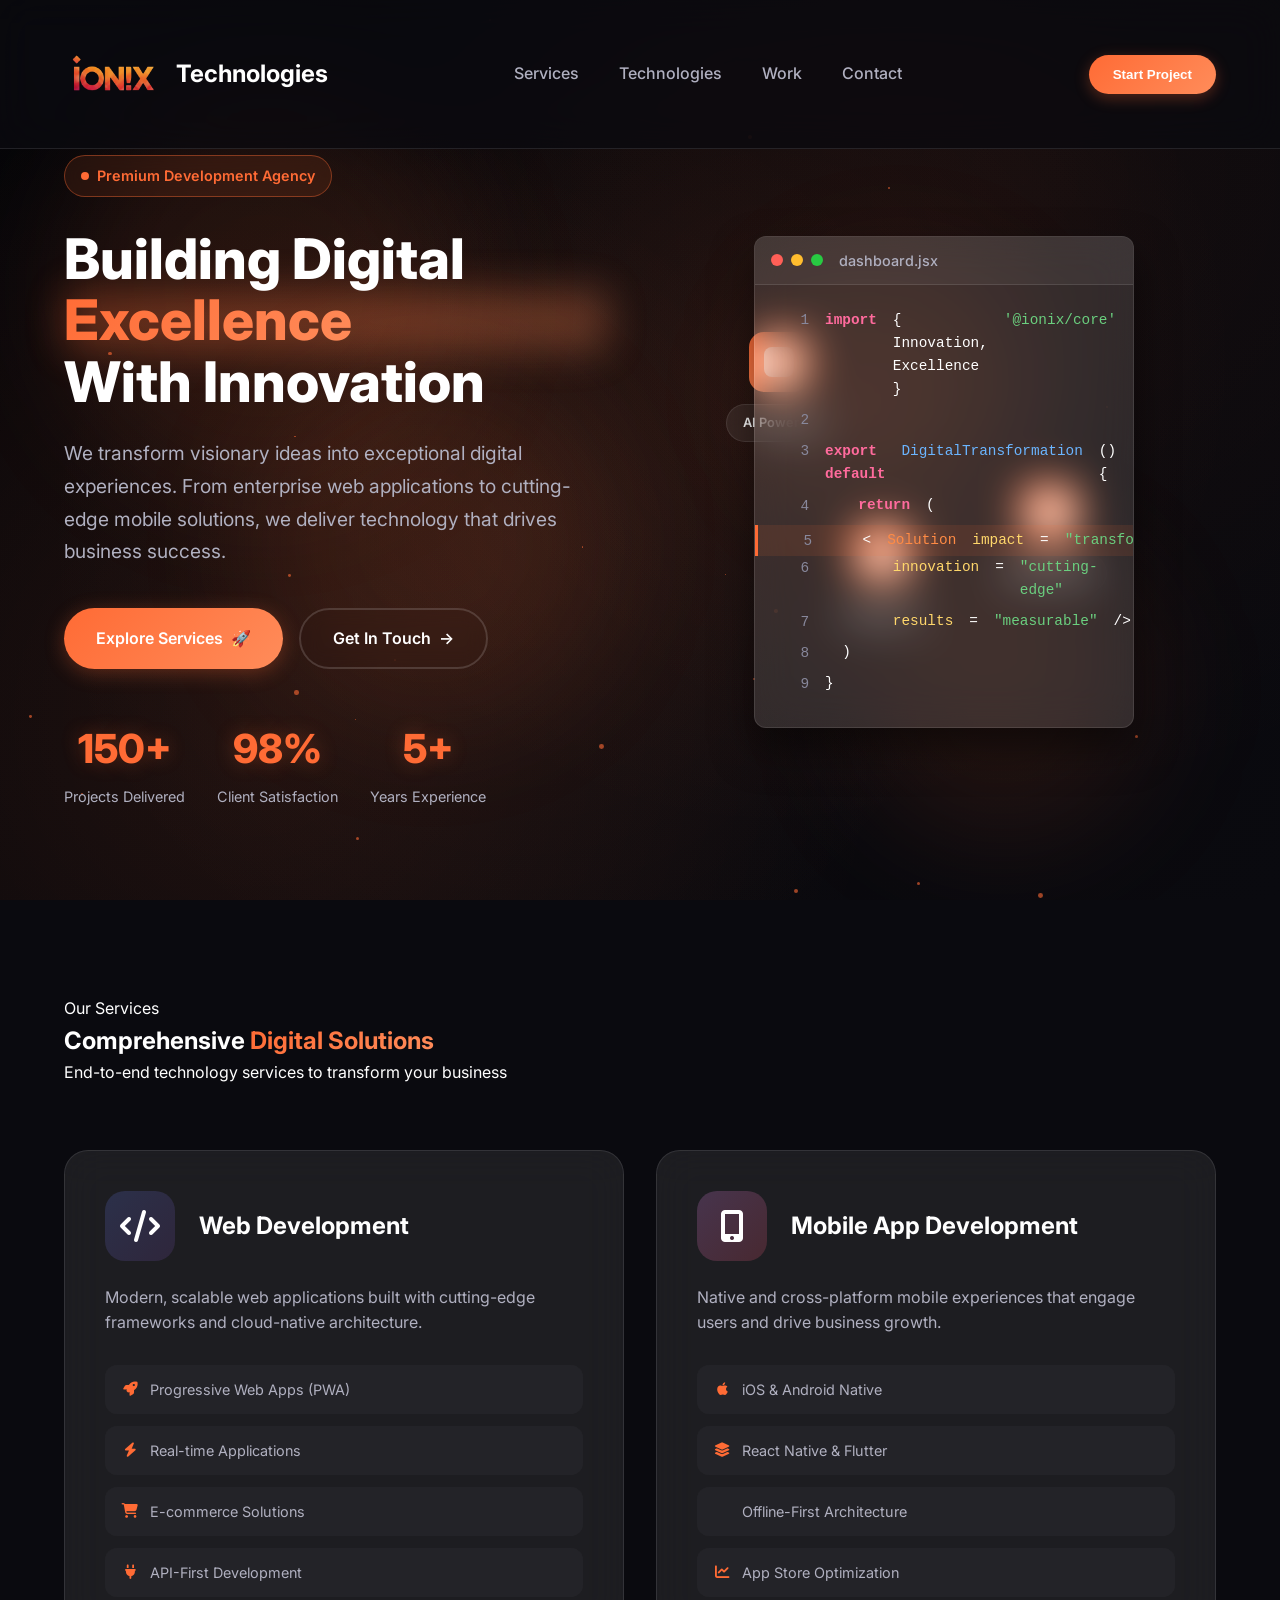
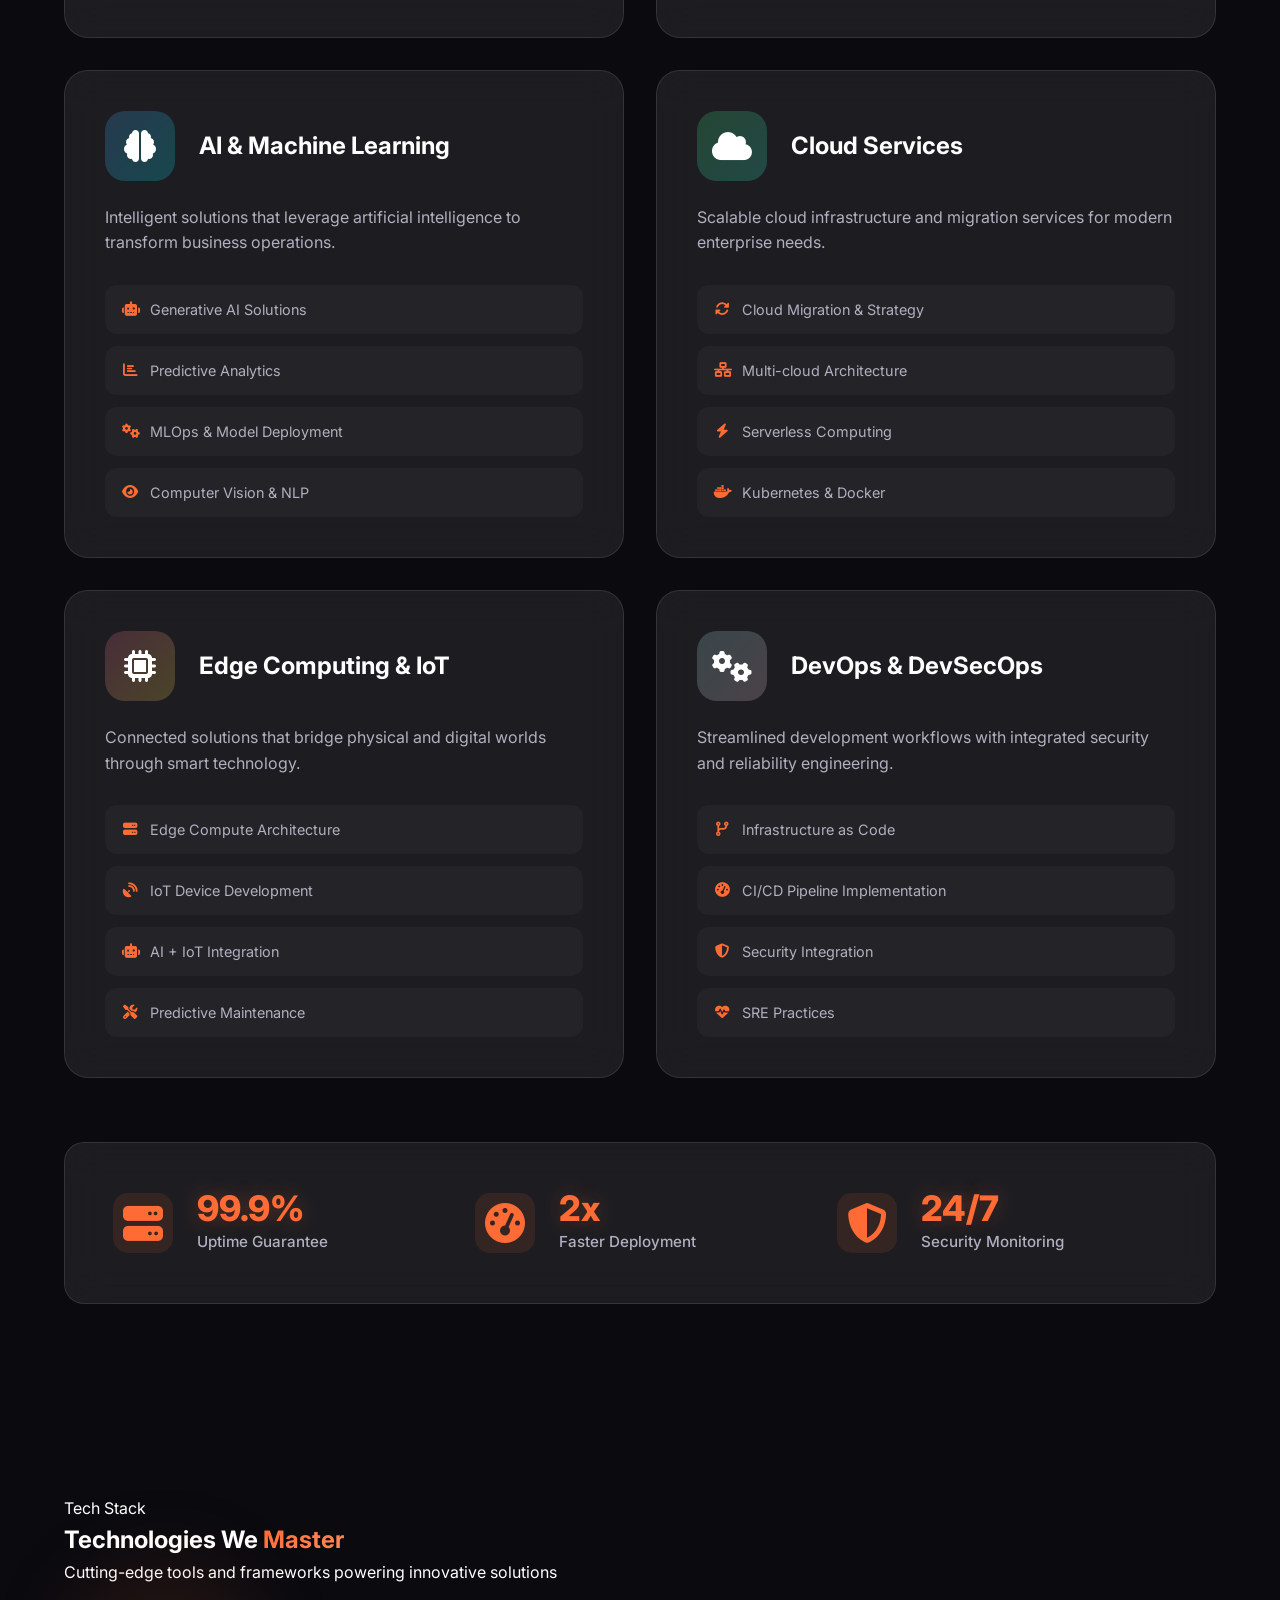
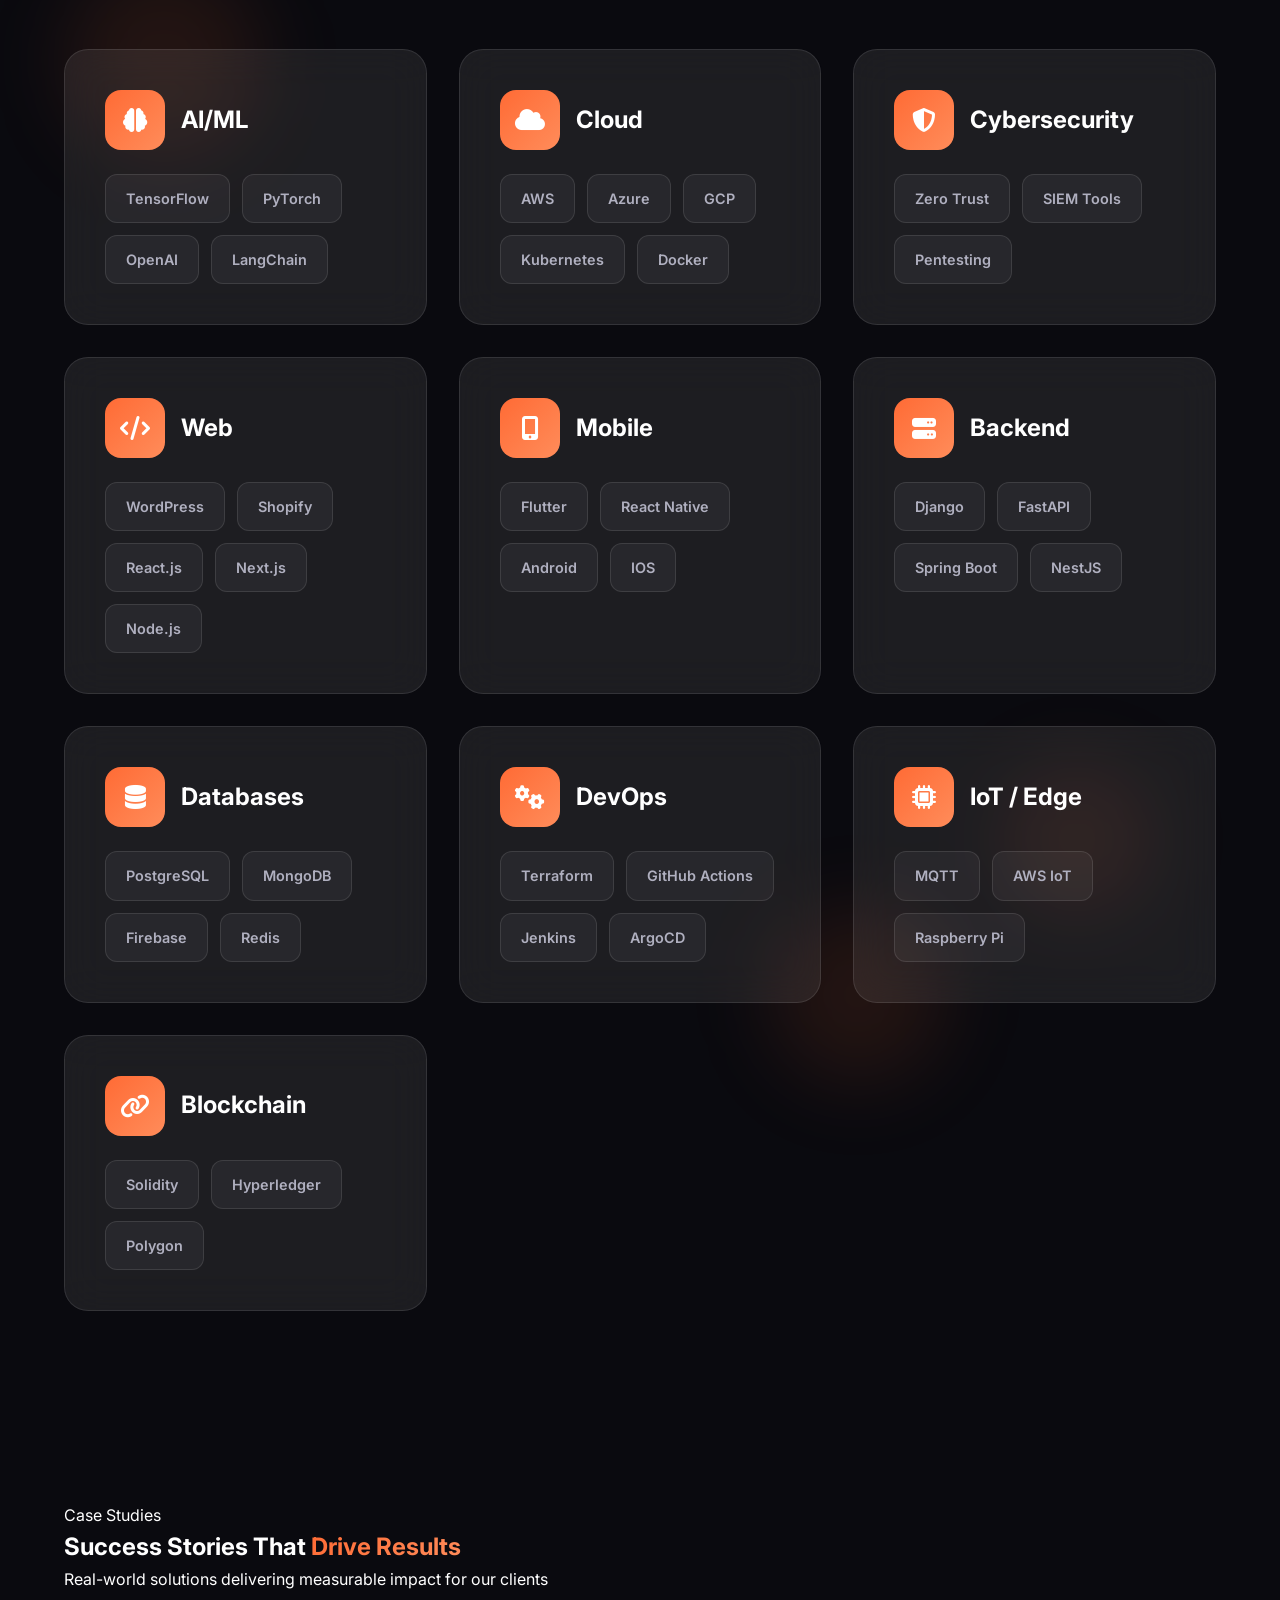
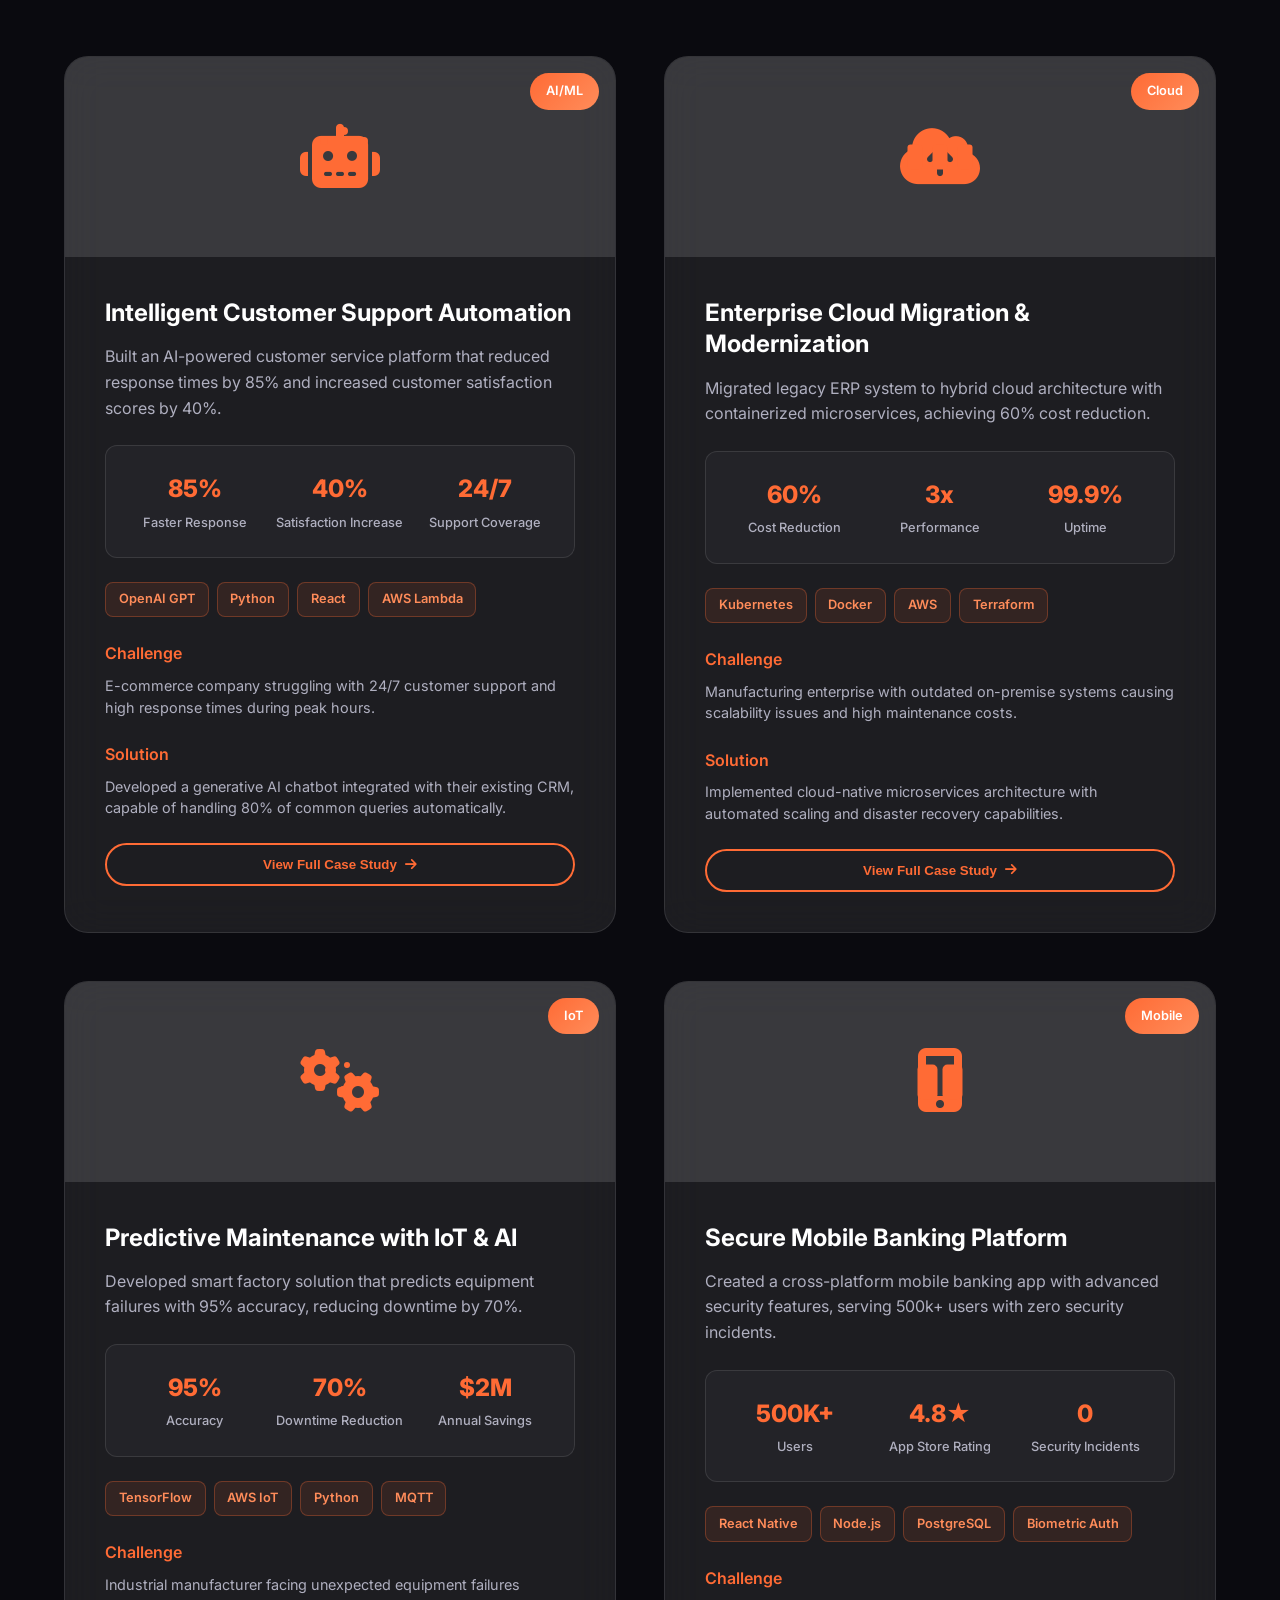
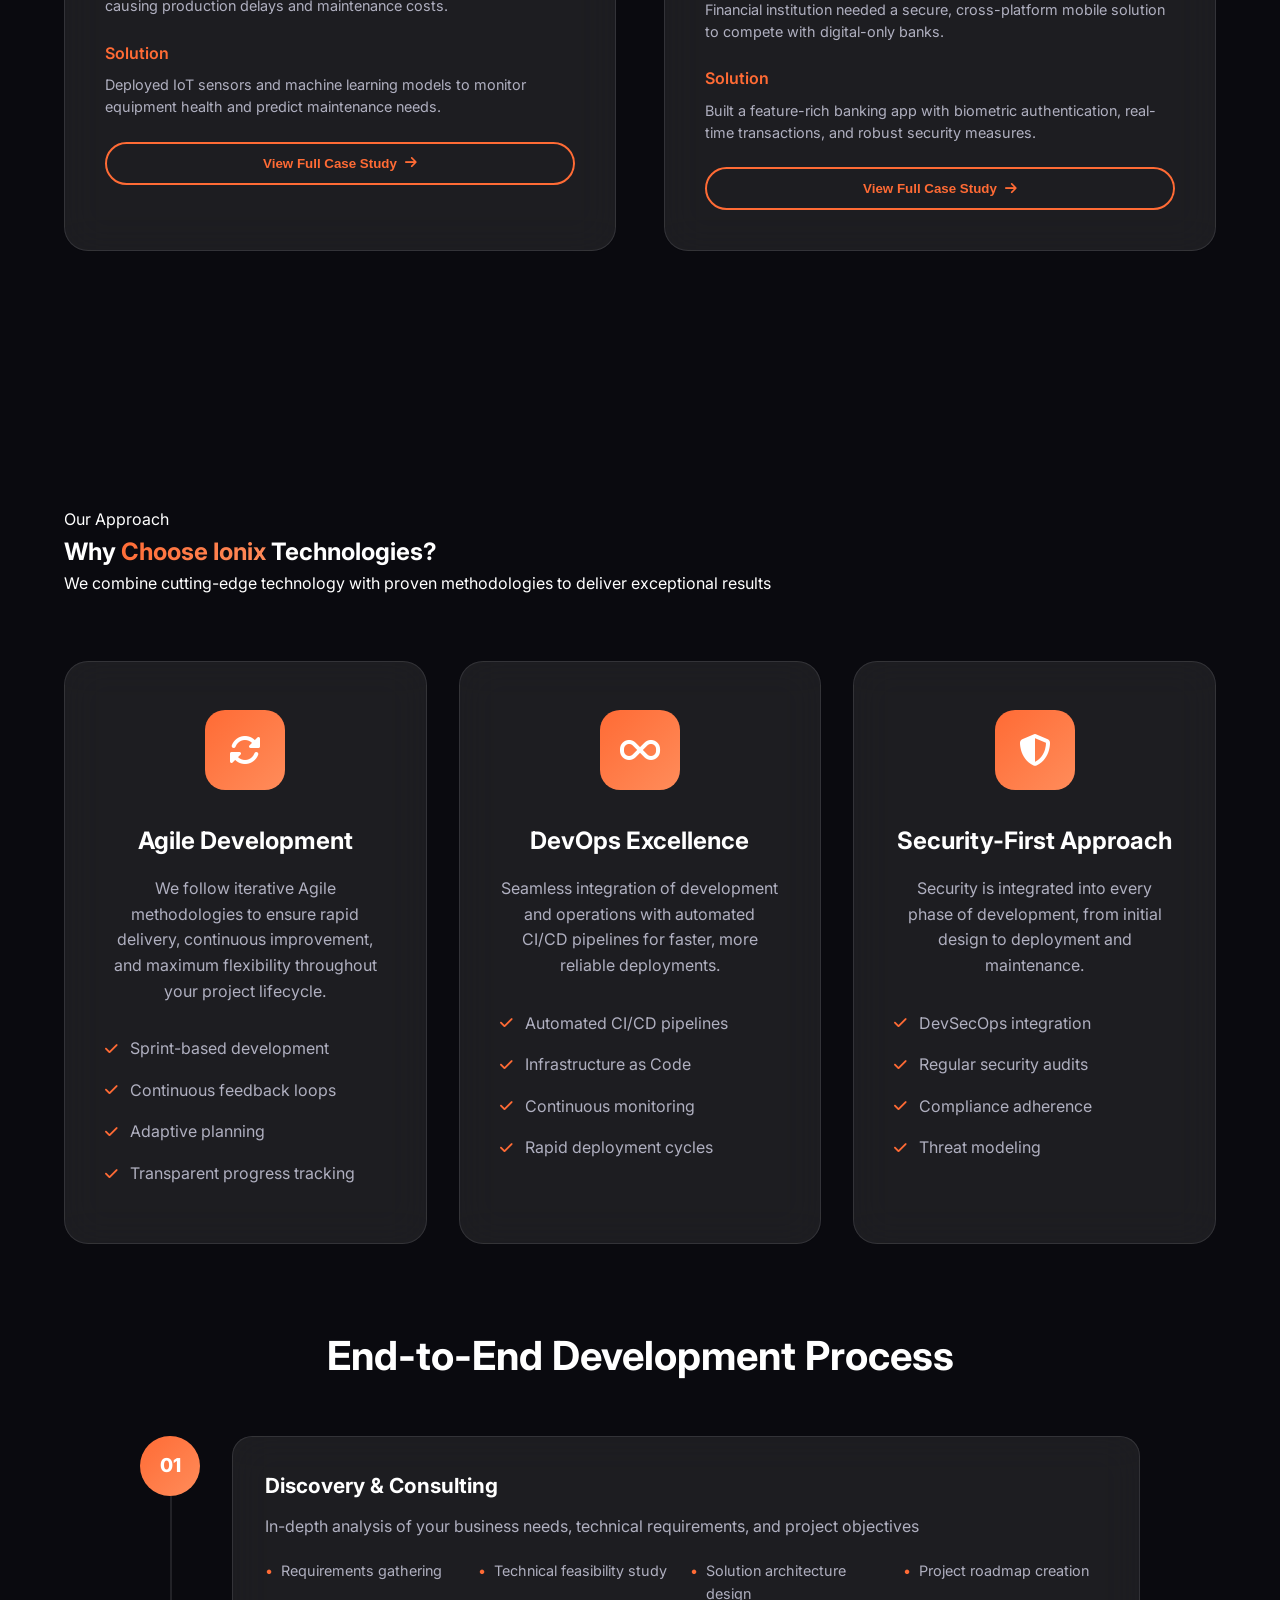
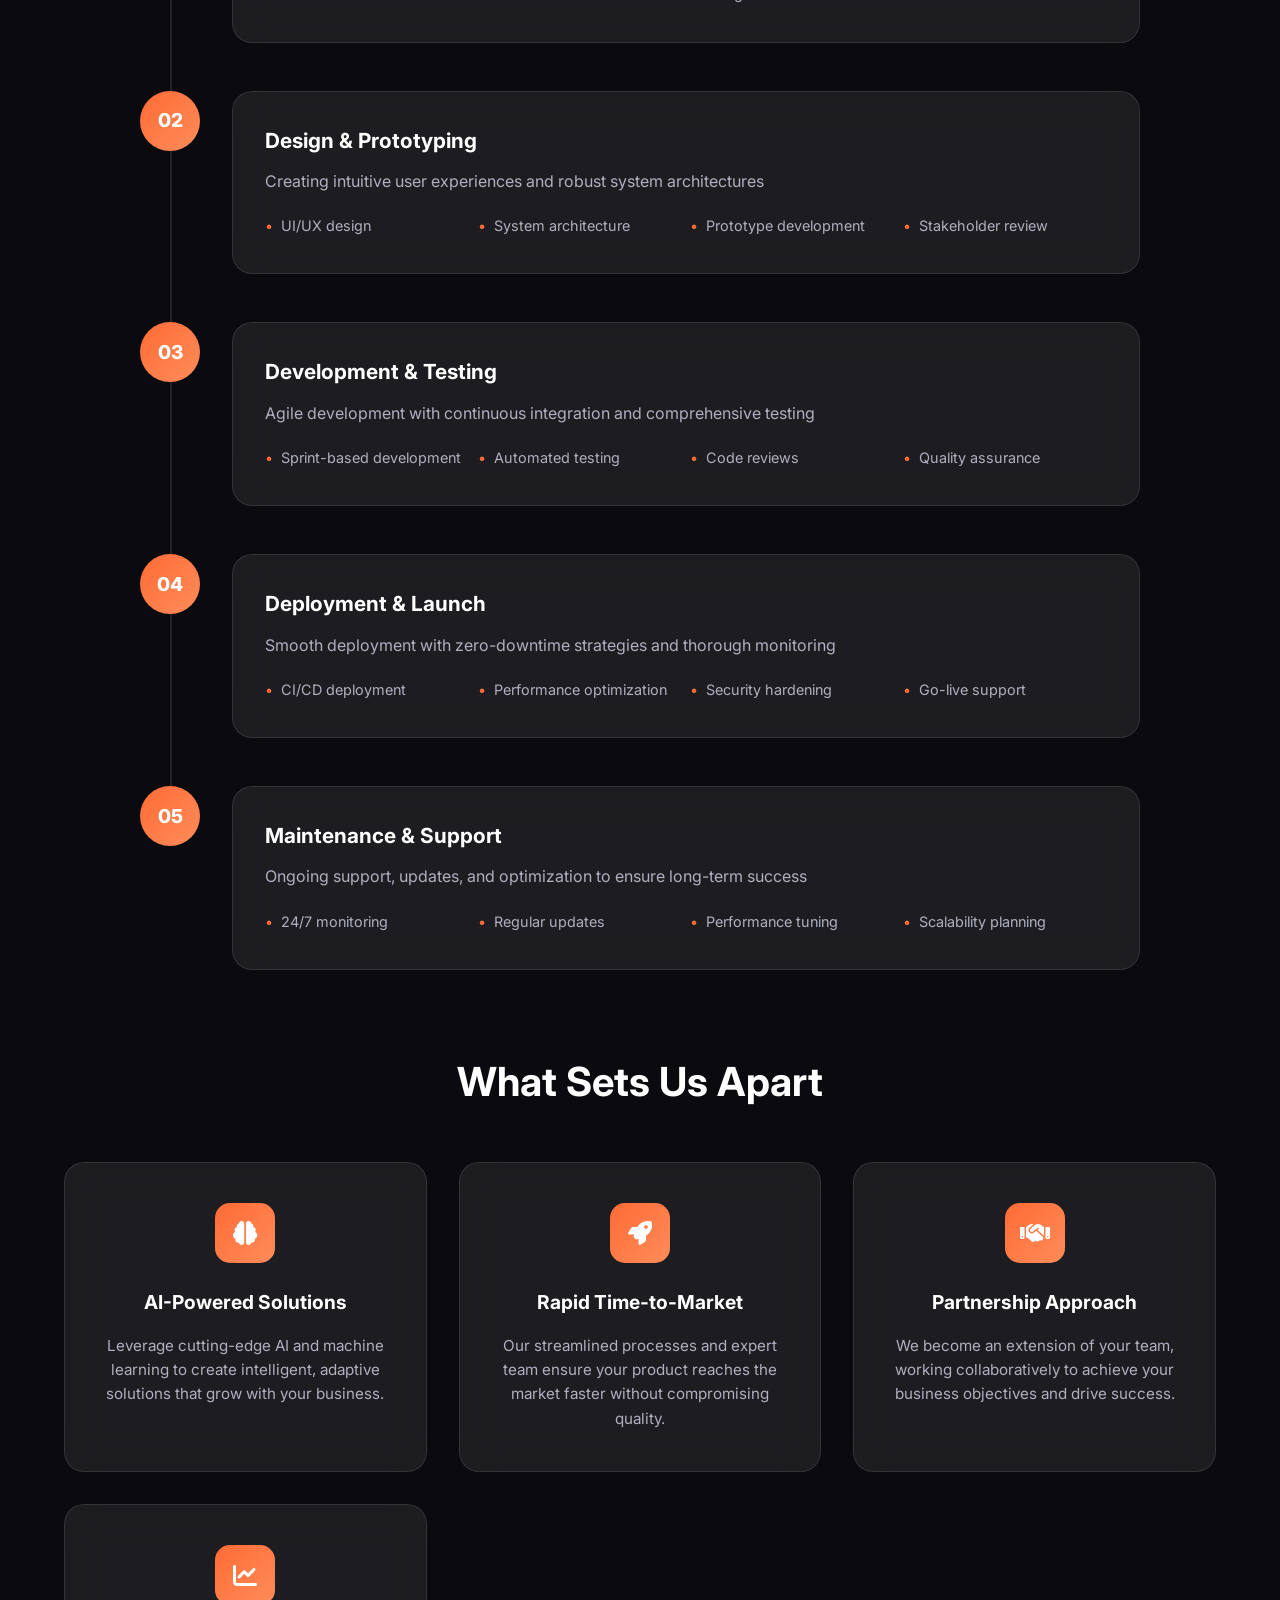
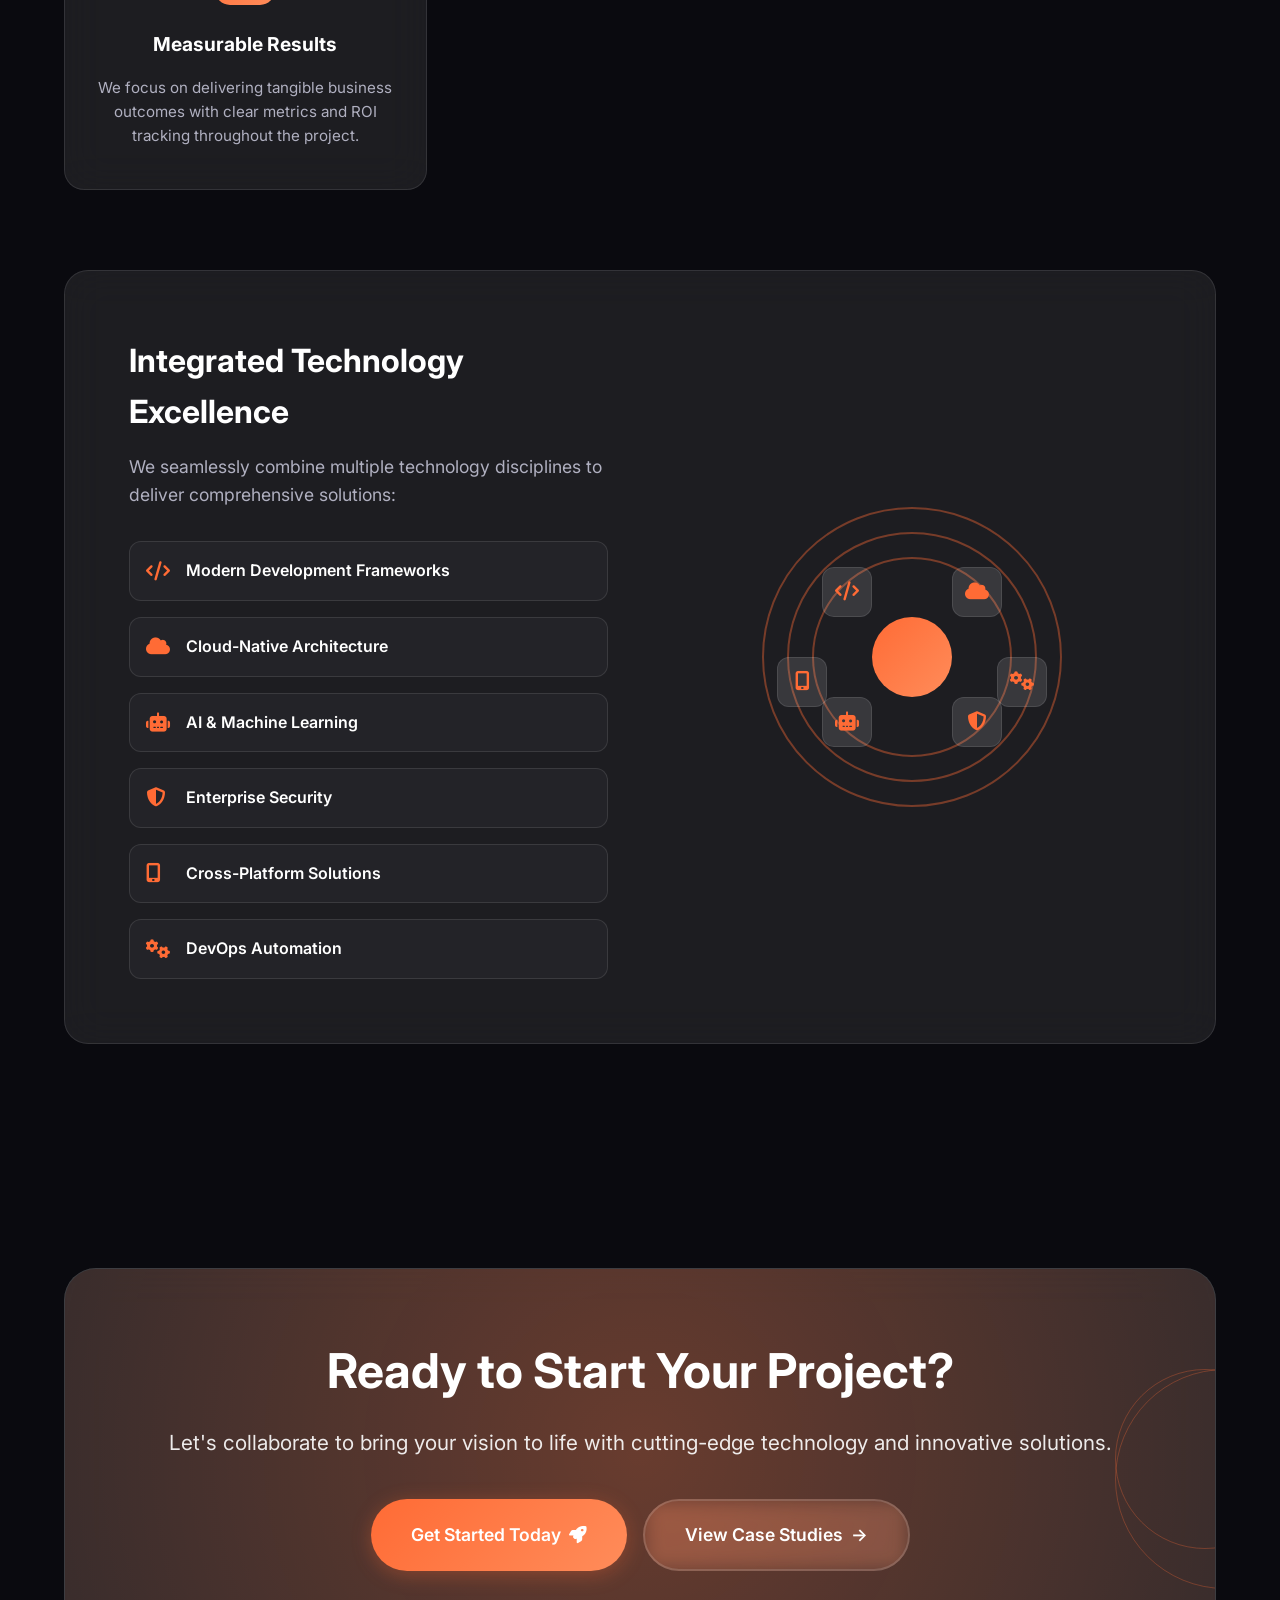
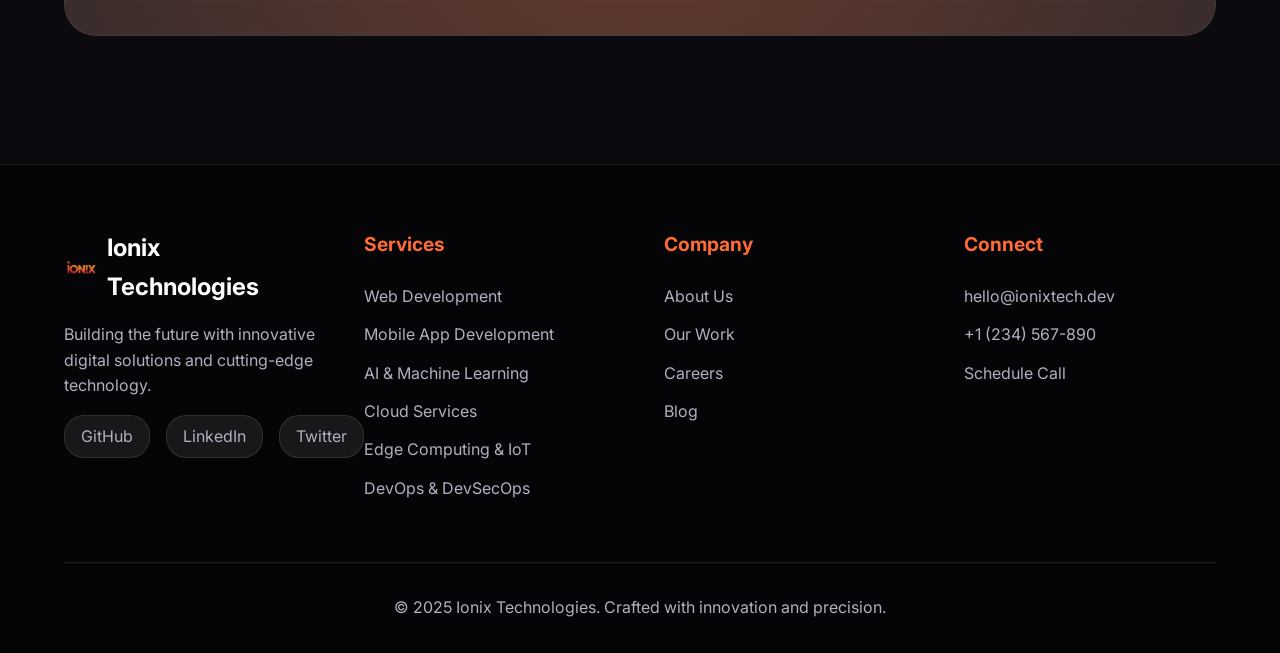
<file: index.html>
<!DOCTYPE html>
<html lang="en">

<head>
    <meta charset="UTF-8">
    <meta name="viewport" content="width=device-width, initial-scale=1.0">
    <title>Ionix Technologies - Elite Development Solutions</title>
    <link rel="stylesheet" href="styles/style.css">
    <link href="https://fonts.googleapis.com/css2?family=Inter:wght@300;400;500;600;700;800&display=swap"
        rel="stylesheet">
    <link rel="stylesheet" href="https://cdnjs.cloudflare.com/ajax/libs/font-awesome/6.4.0/css/all.min.css">
</head>

<body>
    <!-- Liquid Glass Background -->
    <div class="liquid-bg">
        <div class="glass-layer-1"></div>
        <div class="glass-layer-2"></div>
        <div class="floating-blobs">
            <div class="blob blob-1"></div>
            <div class="blob blob-2"></div>
            <div class="blob blob-3"></div>
            <div class="blob blob-4"></div>
        </div>
    </div>

    <!-- Animated Particles -->
    <div class="particles-container" id="particles"></div>

    <!-- Navigation -->
    <nav id="navbar">
        <div class="nav-container">
            <div class="logo">
                <img src="images/logo.png" alt="Ionix Technologies" class="logo-image">
                <span class="logo-text">Technologies</span>
            </div>
            <ul class="nav-links">
                <li><a href="#services" class="nav-link">Services</a></li>
                <li><a href="#technologies" class="nav-link">Technologies</a></li>
                <li><a href="#work" class="nav-link">Work</a></li>
                <li><a href="#contact" class="nav-link">Contact</a></li>
            </ul>
            <button class="cta-btn glow-btn">
                <span>Start Project</span>
                <div class="btn-shine"></div>
            </button>
        </div>
    </nav>

    <!-- Hero Section -->
    <section class="hero">
        <div class="hero-container">
            <div class="hero-content">
                <div class="hero-badge">
                    <div class="pulse-dot"></div>
                    Premium Development Agency
                </div>
                <h1 class="hero-title">
                    <span class="title-line">Building Digital</span>
                    <span class="title-line highlight-line">
                        <span class="gradient-text">Excellence</span>
                        <div class="text-glow"></div>
                    </span>
                    <span class="title-line">With Innovation</span>
                </h1>
                <p class="hero-description">
                    We transform visionary ideas into exceptional digital experiences.
                    From enterprise web applications to cutting-edge mobile solutions,
                    we deliver technology that drives business success.
                </p>
                <div class="hero-buttons">
                    <a href="#services" class="btn btn-primary">
                        <span>Explore Services</span>
                        <div class="btn-sparkle">🚀</div>
                    </a>
                    <a href="#contact" class="btn btn-secondary">
                        <span>Get In Touch</span>
                        <div class="btn-arrow">→</div>
                    </a>
                </div>
                <!-- In Hero Section - Change to hero-stat-number -->
                <div class="hero-stats">
                    <div class="stat">
                        <div class="hero-stat-number" data-count="150">0</div>
                        <div class="stat-label">Projects Delivered</div>
                    </div>
                    <div class="stat">
                        <div class="hero-stat-number" data-count="98">0</div>
                        <div class="stat-label">Client Satisfaction</div>
                    </div>
                    <div class="stat">
                        <div class="hero-stat-number" data-count="5">0</div>
                        <div class="stat-label">Years Experience</div>
                    </div>
                </div>
            </div>
            <div class="hero-visual">
                <!-- Modern Code Visualization -->
                <div class="code-window">
                    <div class="window-header">
                        <div class="window-controls">
                            <div class="control close"></div>
                            <div class="control minimize"></div>
                            <div class="control maximize"></div>
                        </div>
                        <div class="window-title">dashboard.jsx</div>
                    </div>
                    <div class="code-content">
                        <div class="code-line">
                            <span class="line-number">1</span>
                            <span class="code-keyword">import</span> { Innovation, Excellence }
                            <span class="code-string">'@ionix/core'</span>
                        </div>
                        <div class="code-line">
                            <span class="line-number">2</span>
                        </div>
                        <div class="code-line">
                            <span class="line-number">3</span>
                            <span class="code-keyword">export default</span>
                            <span class="code-function">DigitalTransformation</span>() {
                        </div>
                        <div class="code-line">
                            <span class="line-number">4</span>
                            &nbsp;&nbsp;<span class="code-keyword">return</span> (
                        </div>
                        <div class="code-line highlight">
                            <span class="line-number">5</span>
                            &nbsp;&nbsp;&nbsp;&nbsp;&lt;<span class="code-tag">Solution</span>
                            <span class="code-attr">impact</span>=<span class="code-string">"transformative"</span>
                        </div>
                        <div class="code-line">
                            <span class="line-number">6</span>
                            &nbsp;&nbsp;&nbsp;&nbsp;&nbsp;&nbsp;<span class="code-attr">innovation</span>=<span
                                class="code-string">"cutting-edge"</span>
                        </div>
                        <div class="code-line">
                            <span class="line-number">7</span>
                            &nbsp;&nbsp;&nbsp;&nbsp;&nbsp;&nbsp;<span class="code-attr">results</span>=<span
                                class="code-string">"measurable"</span> /&gt;
                        </div>
                        <div class="code-line">
                            <span class="line-number">8</span>
                            &nbsp;&nbsp;)
                        </div>
                        <div class="code-line">
                            <span class="line-number">9</span>
                            }
                        </div>
                    </div>
                </div>

                <!-- Floating Tech Elements -->
                <div class="tech-element element-1">
                    <div class="element-shape"></div>
                    <span>AI Powered</span>
                </div>
                <div class="tech-element element-2">
                    <div class="element-shape"></div>
                    <span>Cloud Native</span>
                </div>
                <div class="tech-element element-3">
                    <div class="element-shape"></div>
                    <span>Real-time</span>
                </div>

                <!-- Connection Lines -->
                <div class="connection-line line-1"></div>
                <div class="connection-line line-2"></div>
                <div class="connection-line line-3"></div>
            </div>
        </div>
    </section>

    <!-- Services Section -->
    <section class="services" id="services">
        <div class="container">
            <div class="section-header">
                <div class="section-badge">Our Services</div>
                <h2>Comprehensive <span class="gradient-text">Digital Solutions</span></h2>
                <p>End-to-end technology services to transform your business</p>
                <p> </p>
            </div>
            <div class="services-grid">
                <!-- Web Development -->
                <div class="service-card">
                    <div class="card-header">
                        <div class="service-icon">
                            <i class="fas fa-code"></i>
                            <div class="icon-bg web-bg"></div>
                        </div>
                        <h3>Web Development</h3>
                    </div>
                    <div class="card-content">
                        <p>Modern, scalable web applications built with cutting-edge frameworks and cloud-native
                            architecture.</p>
                        <ul class="service-features">
                            <li><i class="fas fa-rocket"></i> Progressive Web Apps (PWA)</li>
                            <li><i class="fas fa-bolt"></i> Real-time Applications</li>
                            <li><i class="fas fa-shopping-cart"></i> E-commerce Solutions</li>
                            <li><i class="fas fa-plug"></i> API-First Development</li>
                        </ul>
                    </div>
                    <div class="card-glow"></div>
                </div>

                <!-- Mobile App Development -->
                <div class="service-card">
                    <div class="card-header">
                        <div class="service-icon">
                            <i class="fas fa-mobile-alt"></i>
                            <div class="icon-bg mobile-bg"></div>
                        </div>
                        <h3>Mobile App Development</h3>
                    </div>
                    <div class="card-content">
                        <p>Native and cross-platform mobile experiences that engage users and drive business growth.</p>
                        <ul class="service-features">
                            <li><i class="fab fa-apple"></i> iOS & Android Native</li>
                            <li><i class="fas fa-layer-group"></i> React Native & Flutter</li>
                            <li><i class="fas fa-wifi-slash"></i> Offline-First Architecture</li>
                            <li><i class="fas fa-chart-line"></i> App Store Optimization</li>
                        </ul>
                    </div>
                    <div class="card-glow"></div>
                </div>

                <!-- AI/ML -->
                <div class="service-card">
                    <div class="card-header">
                        <div class="service-icon">
                            <i class="fas fa-brain"></i>
                            <div class="icon-bg ai-bg"></div>
                        </div>
                        <h3>AI & Machine Learning</h3>
                    </div>
                    <div class="card-content">
                        <p>Intelligent solutions that leverage artificial intelligence to transform business operations.
                        </p>
                        <ul class="service-features">
                            <li><i class="fas fa-robot"></i> Generative AI Solutions</li>
                            <li><i class="fas fa-chart-bar"></i> Predictive Analytics</li>
                            <li><i class="fas fa-cogs"></i> MLOps & Model Deployment</li>
                            <li><i class="fas fa-eye"></i> Computer Vision & NLP</li>
                        </ul>
                    </div>
                    <div class="card-glow"></div>
                </div>

                <!-- Cloud Services -->
                <div class="service-card">
                    <div class="card-header">
                        <div class="service-icon">
                            <i class="fas fa-cloud"></i>
                            <div class="icon-bg cloud-bg"></div>
                        </div>
                        <h3>Cloud Services</h3>
                    </div>
                    <div class="card-content">
                        <p>Scalable cloud infrastructure and migration services for modern enterprise needs.</p>
                        <ul class="service-features">
                            <li><i class="fas fa-sync-alt"></i> Cloud Migration & Strategy</li>
                            <li><i class="fas fa-network-wired"></i> Multi-cloud Architecture</li>
                            <li><i class="fas fa-bolt"></i> Serverless Computing</li>
                            <li><i class="fab fa-docker"></i> Kubernetes & Docker</li>
                        </ul>
                    </div>
                    <div class="card-glow"></div>
                </div>

                <!-- Edge Computing / IoT -->
                <div class="service-card">
                    <div class="card-header">
                        <div class="service-icon">
                            <i class="fas fa-microchip"></i>
                            <div class="icon-bg iot-bg"></div>
                        </div>
                        <h3>Edge Computing & IoT</h3>
                    </div>
                    <div class="card-content">
                        <p>Connected solutions that bridge physical and digital worlds through smart technology.</p>
                        <ul class="service-features">
                            <li><i class="fas fa-server"></i> Edge Compute Architecture</li>
                            <li><i class="fas fa-satellite-dish"></i> IoT Device Development</li>
                            <li><i class="fas fa-robot"></i> AI + IoT Integration</li>
                            <li><i class="fas fa-tools"></i> Predictive Maintenance</li>
                        </ul>
                    </div>
                    <div class="card-glow"></div>
                </div>

                <!-- DevOps / DevSecOps -->
                <div class="service-card">
                    <div class="card-header">
                        <div class="service-icon">
                            <i class="fas fa-cogs"></i>
                            <div class="icon-bg devops-bg"></div>
                        </div>
                        <h3>DevOps & DevSecOps</h3>
                    </div>
                    <div class="card-content">
                        <p>Streamlined development workflows with integrated security and reliability engineering.</p>
                        <ul class="service-features">
                            <li><i class="fas fa-code-branch"></i> Infrastructure as Code</li>
                            <li><i class="fas fa-tachometer-alt"></i> CI/CD Pipeline Implementation</li>
                            <li><i class="fas fa-shield-alt"></i> Security Integration</li>
                            <li><i class="fas fa-heartbeat"></i> SRE Practices</li>
                        </ul>
                    </div>
                    <div class="card-glow"></div>
                </div>
            </div>


            <!-- Service Stats -->
            <div class="service-stats">
                <div class="stats-item">
                    <div class="stats-icon">
                        <i class="fas fa-server"></i>
                    </div>
                    <div class="stats-content">
                        <div class="stats-number">99.9%</div>
                        <div class="stats-label">Uptime Guarantee</div>
                    </div>
                </div>
                <div class="stats-item">
                    <div class="stats-icon">
                        <i class="fas fa-tachometer-alt"></i>
                    </div>
                    <div class="stats-content">
                        <div class="stats-number">2x</div>
                        <div class="stats-label">Faster Deployment</div>
                    </div>
                </div>
                <div class="stats-item">
                    <div class="stats-icon">
                        <i class="fas fa-shield-alt"></i>
                    </div>
                    <div class="stats-content">
                        <div class="stats-number">24/7</div>
                        <div class="stats-label">Security Monitoring</div>
                    </div>
                </div>
            </div>

        </div>
    </section>




    <!-- Technologies Section -->
    <section class="technologies" id="technologies">
        <div class="container">
            <div class="section-header">
                <div class="section-badge">Tech Stack</div>
                <h2>Technologies We <span class="gradient-text">Master</span></h2>
                <p>Cutting-edge tools and frameworks powering innovative solutions</p>
            </div>

            <!-- Tech Categories Grid -->
            <div class="tech-categories">
                <!-- AI/ML -->
                <div class="tech-category">
                    <div class="category-header">
                        <div class="category-icon">
                            <i class="fas fa-brain"></i>
                        </div>
                        <h3>AI/ML</h3>
                    </div>
                    <div class="tech-tags">
                        <span class="tech-tag">TensorFlow</span>
                        <span class="tech-tag">PyTorch</span>
                        <span class="tech-tag">OpenAI</span>
                        <span class="tech-tag">LangChain</span>
                    </div>
                </div>

                <!-- Cloud -->
                <div class="tech-category">
                    <div class="category-header">
                        <div class="category-icon">
                            <i class="fas fa-cloud"></i>
                        </div>
                        <h3>Cloud</h3>
                    </div>
                    <div class="tech-tags">
                        <span class="tech-tag">AWS</span>
                        <span class="tech-tag">Azure</span>
                        <span class="tech-tag">GCP</span>
                        <span class="tech-tag">Kubernetes</span>
                        <span class="tech-tag">Docker</span>
                    </div>
                </div>

                <!-- Cybersecurity -->
                <div class="tech-category">
                    <div class="category-header">
                        <div class="category-icon">
                            <i class="fas fa-shield-alt"></i>
                        </div>
                        <h3>Cybersecurity</h3>
                    </div>
                    <div class="tech-tags">
                        <span class="tech-tag">Zero Trust</span>
                        <span class="tech-tag">SIEM Tools</span>
                        <span class="tech-tag">Pentesting</span>
                    </div>
                </div>

                <!-- Web -->
                <div class="tech-category">
                    <div class="category-header">
                        <div class="category-icon">
                            <i class="fas fa-code"></i>
                        </div>
                        <h3>Web</h3>
                    </div>
                    <div class="tech-tags">
                        <span class="tech-tag">WordPress</span>
                        <span class="tech-tag">Shopify</span>
                        <span class="tech-tag">React.js</span>
                        <span class="tech-tag">Next.js</span>
                        <span class="tech-tag">Node.js</span>
                    </div>
                </div>

                <!-- Mobile -->
                <div class="tech-category">
                    <div class="category-header">
                        <div class="category-icon">
                            <i class="fas fa-mobile-alt"></i>
                        </div>
                        <h3>Mobile</h3>
                    </div>
                    <div class="tech-tags">
                        <span class="tech-tag">Flutter</span>
                        <span class="tech-tag">React Native</span>
                        <span class="tech-tag">Android</span>
                        <span class="tech-tag">IOS</span>
                    </div>
                </div>

                <!-- Backend -->
                <div class="tech-category">
                    <div class="category-header">
                        <div class="category-icon">
                            <i class="fas fa-server"></i>
                        </div>
                        <h3>Backend</h3>
                    </div>
                    <div class="tech-tags">
                        <span class="tech-tag">Django</span>
                        <span class="tech-tag">FastAPI</span>
                        <span class="tech-tag">Spring Boot</span>
                        <span class="tech-tag">NestJS</span>
                    </div>
                </div>

                <!-- Databases -->
                <div class="tech-category">
                    <div class="category-header">
                        <div class="category-icon">
                            <i class="fas fa-database"></i>
                        </div>
                        <h3>Databases</h3>
                    </div>
                    <div class="tech-tags">
                        <span class="tech-tag">PostgreSQL</span>
                        <span class="tech-tag">MongoDB</span>
                        <span class="tech-tag">Firebase</span>
                        <span class="tech-tag">Redis</span>
                    </div>
                </div>

                <!-- DevOps -->
                <div class="tech-category">
                    <div class="category-header">
                        <div class="category-icon">
                            <i class="fas fa-cogs"></i>
                        </div>
                        <h3>DevOps</h3>
                    </div>
                    <div class="tech-tags">
                        <span class="tech-tag">Terraform</span>
                        <span class="tech-tag">GitHub Actions</span>
                        <span class="tech-tag">Jenkins</span>
                        <span class="tech-tag">ArgoCD</span>
                    </div>
                </div>

                <!-- IoT / Edge -->
                <div class="tech-category">
                    <div class="category-header">
                        <div class="category-icon">
                            <i class="fas fa-microchip"></i>
                        </div>
                        <h3>IoT / Edge</h3>
                    </div>
                    <div class="tech-tags">
                        <span class="tech-tag">MQTT</span>
                        <span class="tech-tag">AWS IoT</span>
                        <span class="tech-tag">Raspberry Pi</span>
                    </div>
                </div>

                <!-- Blockchain -->
                <div class="tech-category">
                    <div class="category-header">
                        <div class="category-icon">
                            <i class="fas fa-link"></i>
                        </div>
                        <h3>Blockchain</h3>
                    </div>
                    <div class="tech-tags">
                        <span class="tech-tag">Solidity</span>
                        <span class="tech-tag">Hyperledger</span>
                        <span class="tech-tag">Polygon</span>
                    </div>
                </div>
            </div>

            <!-- Floating Tech Orbs Background -->
            <div class="tech-orbs">
                <div class="tech-orb orb-1"></div>
                <div class="tech-orb orb-2"></div>
                <div class="tech-orb orb-3"></div>
            </div>
        </div>
    </section>


    <!-- Case Studies Section -->
    <section class="case-studies" id="case-studies">
        <div class="container">
            <div class="section-header">
                <div class="section-badge">Case Studies</div>
                <h2>Success Stories That <span class="gradient-text">Drive Results</span></h2>
                <p>Real-world solutions delivering measurable impact for our clients</p>
            </div>

            <div class="case-studies-grid">
                <!-- Case Study 1: AI Customer Support -->
                <div class="case-study-card">
                    <div class="case-study-image">
                        <div class="image-placeholder ai-chatbot">
                            <i class="fas fa-robot"></i>
                            <div class="floating-chat">
                                <div class="chat-bubble"></div>
                                <div class="chat-bubble"></div>
                                <div class="chat-bubble"></div>
                            </div>
                        </div>
                        <div class="case-study-badge">AI/ML</div>
                    </div>
                    <div class="case-study-content">
                        <h3>Intelligent Customer Support Automation</h3>
                        <p class="case-study-description">
                            Built an AI-powered customer service platform that reduced response times by 85% and
                            increased customer satisfaction scores by 40%.
                        </p>
                        <div class="case-study-stats">
                            <div class="stat">
                                <div class="stat-number">85%</div>
                                <div class="stat-label">Faster Response</div>
                            </div>
                            <div class="stat">
                                <div class="stat-number">40%</div>
                                <div class="stat-label">Satisfaction Increase</div>
                            </div>
                            <div class="stat">
                                <div class="stat-number">24/7</div>
                                <div class="stat-label">Support Coverage</div>
                            </div>
                        </div>
                        <div class="case-study-tech">
                            <span class="tech-tag">OpenAI GPT</span>
                            <span class="tech-tag">Python</span>
                            <span class="tech-tag">React</span>
                            <span class="tech-tag">AWS Lambda</span>
                        </div>
                        <div class="case-study-challenge">
                            <h4>Challenge</h4>
                            <p>E-commerce company struggling with 24/7 customer support and high response times during
                                peak hours.</p>
                        </div>
                        <div class="case-study-solution">
                            <h4>Solution</h4>
                            <p>Developed a generative AI chatbot integrated with their existing CRM, capable of handling
                                80% of common queries automatically.</p>
                        </div>
                        <button class="btn btn-outline">
                            <span>View Full Case Study</span>
                            <i class="fas fa-arrow-right"></i>
                        </button>
                    </div>
                </div>

                <!-- Case Study 2: Cloud Migration -->
                <div class="case-study-card">
                    <div class="case-study-image">
                        <div class="image-placeholder cloud-migration">
                            <i class="fas fa-cloud-upload-alt"></i>
                            <div class="server-cluster">
                                <div class="server"></div>
                                <div class="server"></div>
                                <div class="server"></div>
                            </div>
                        </div>
                        <div class="case-study-badge">Cloud</div>
                    </div>
                    <div class="case-study-content">
                        <h3>Enterprise Cloud Migration & Modernization</h3>
                        <p class="case-study-description">
                            Migrated legacy ERP system to hybrid cloud architecture with containerized microservices,
                            achieving 60% cost reduction.
                        </p>
                        <div class="case-study-stats">
                            <div class="stat">
                                <div class="stat-number">60%</div>
                                <div class="stat-label">Cost Reduction</div>
                            </div>
                            <div class="stat">
                                <div class="stat-number">3x</div>
                                <div class="stat-label">Performance</div>
                            </div>
                            <div class="stat">
                                <div class="stat-number">99.9%</div>
                                <div class="stat-label">Uptime</div>
                            </div>
                        </div>
                        <div class="case-study-tech">
                            <span class="tech-tag">Kubernetes</span>
                            <span class="tech-tag">Docker</span>
                            <span class="tech-tag">AWS</span>
                            <span class="tech-tag">Terraform</span>
                        </div>
                        <div class="case-study-challenge">
                            <h4>Challenge</h4>
                            <p>Manufacturing enterprise with outdated on-premise systems causing scalability issues and
                                high maintenance costs.</p>
                        </div>
                        <div class="case-study-solution">
                            <h4>Solution</h4>
                            <p>Implemented cloud-native microservices architecture with automated scaling and disaster
                                recovery capabilities.</p>
                        </div>
                        <button class="btn btn-outline">
                            <span>View Full Case Study</span>
                            <i class="fas fa-arrow-right"></i>
                        </button>
                    </div>
                </div>

                <!-- Case Study 3: IoT Predictive Maintenance -->
                <div class="case-study-card">
                    <div class="case-study-image">
                        <div class="image-placeholder iot-maintenance">
                            <i class="fas fa-cogs"></i>
                            <div class="sensor-network">
                                <div class="sensor"></div>
                                <div class="sensor"></div>
                                <div class="sensor"></div>
                            </div>
                        </div>
                        <div class="case-study-badge">IoT</div>
                    </div>
                    <div class="case-study-content">
                        <h3>Predictive Maintenance with IoT & AI</h3>
                        <p class="case-study-description">
                            Developed smart factory solution that predicts equipment failures with 95% accuracy,
                            reducing downtime by 70%.
                        </p>
                        <div class="case-study-stats">
                            <div class="stat">
                                <div class="stat-number">95%</div>
                                <div class="stat-label">Accuracy</div>
                            </div>
                            <div class="stat">
                                <div class="stat-number">70%</div>
                                <div class="stat-label">Downtime Reduction</div>
                            </div>
                            <div class="stat">
                                <div class="stat-number">$2M</div>
                                <div class="stat-label">Annual Savings</div>
                            </div>
                        </div>
                        <div class="case-study-tech">
                            <span class="tech-tag">TensorFlow</span>
                            <span class="tech-tag">AWS IoT</span>
                            <span class="tech-tag">Python</span>
                            <span class="tech-tag">MQTT</span>
                        </div>
                        <div class="case-study-challenge">
                            <h4>Challenge</h4>
                            <p>Industrial manufacturer facing unexpected equipment failures causing production delays
                                and maintenance costs.</p>
                        </div>
                        <div class="case-study-solution">
                            <h4>Solution</h4>
                            <p>Deployed IoT sensors and machine learning models to monitor equipment health and predict
                                maintenance needs.</p>
                        </div>
                        <button class="btn btn-outline">
                            <span>View Full Case Study</span>
                            <i class="fas fa-arrow-right"></i>
                        </button>
                    </div>
                </div>

                <!-- Case Study 4: Mobile Banking App -->
                <div class="case-study-card">
                    <div class="case-study-image">
                        <div class="image-placeholder mobile-banking">
                            <i class="fas fa-mobile-alt"></i>
                            <div class="app-interface">
                                <div class="app-screen"></div>
                                <div class="app-screen"></div>
                            </div>
                        </div>
                        <div class="case-study-badge">Mobile</div>
                    </div>
                    <div class="case-study-content">
                        <h3>Secure Mobile Banking Platform</h3>
                        <p class="case-study-description">
                            Created a cross-platform mobile banking app with advanced security features, serving 500k+
                            users with zero security incidents.
                        </p>
                        <div class="case-study-stats">
                            <div class="stat">
                                <div class="stat-number">500K+</div>
                                <div class="stat-label">Users</div>
                            </div>
                            <div class="stat">
                                <div class="stat-number">4.8★</div>
                                <div class="stat-label">App Store Rating</div>
                            </div>
                            <div class="stat">
                                <div class="stat-number">0</div>
                                <div class="stat-label">Security Incidents</div>
                            </div>
                        </div>
                        <div class="case-study-tech">
                            <span class="tech-tag">React Native</span>
                            <span class="tech-tag">Node.js</span>
                            <span class="tech-tag">PostgreSQL</span>
                            <span class="tech-tag">Biometric Auth</span>
                        </div>
                        <div class="case-study-challenge">
                            <h4>Challenge</h4>
                            <p>Financial institution needed a secure, cross-platform mobile solution to compete with
                                digital-only banks.</p>
                        </div>
                        <div class="case-study-solution">
                            <h4>Solution</h4>
                            <p>Built a feature-rich banking app with biometric authentication, real-time transactions,
                                and robust security measures.</p>
                        </div>
                        <button class="btn btn-outline">
                            <span>View Full Case Study</span>
                            <i class="fas fa-arrow-right"></i>
                        </button>
                    </div>
                </div>
            </div>


        </div>
    </section>


    <!-- Why Choose Us Section -->
    <section class="why-choose-us" id="why-choose-us">
        <div class="container">
            <div class="section-header">
                <div class="section-badge">Our Approach</div>
                <h2>Why <span class="gradient-text">Choose Ionix</span> Technologies?</h2>
                <p>We combine cutting-edge technology with proven methodologies to deliver exceptional results</p>
            </div>

            <div class="approach-grid">
                <!-- Agile Methodology -->
                <div class="approach-card">
                    <div class="approach-icon">
                        <div class="icon-container">
                            <i class="fas fa-sync-alt"></i>
                        </div>
                        <div class="icon-glow"></div>
                    </div>
                    <h3>Agile Development</h3>
                    <p>We follow iterative Agile methodologies to ensure rapid delivery, continuous improvement, and
                        maximum flexibility throughout your project lifecycle.</p>
                    <ul class="approach-features">
                        <li><i class="fas fa-check"></i> Sprint-based development</li>
                        <li><i class="fas fa-check"></i> Continuous feedback loops</li>
                        <li><i class="fas fa-check"></i> Adaptive planning</li>
                        <li><i class="fas fa-check"></i> Transparent progress tracking</li>
                    </ul>
                </div>

                <!-- DevOps Excellence -->
                <div class="approach-card">
                    <div class="approach-icon">
                        <div class="icon-container">
                            <i class="fas fa-infinity"></i>
                        </div>
                        <div class="icon-glow"></div>
                    </div>
                    <h3>DevOps Excellence</h3>
                    <p>Seamless integration of development and operations with automated CI/CD pipelines for faster,
                        more reliable deployments.</p>
                    <ul class="approach-features">
                        <li><i class="fas fa-check"></i> Automated CI/CD pipelines</li>
                        <li><i class="fas fa-check"></i> Infrastructure as Code</li>
                        <li><i class="fas fa-check"></i> Continuous monitoring</li>
                        <li><i class="fas fa-check"></i> Rapid deployment cycles</li>
                    </ul>
                </div>

                <!-- Security First -->
                <div class="approach-card">
                    <div class="approach-icon">
                        <div class="icon-container">
                            <i class="fas fa-shield-alt"></i>
                        </div>
                        <div class="icon-glow"></div>
                    </div>
                    <h3>Security-First Approach</h3>
                    <p>Security is integrated into every phase of development, from initial design to deployment and
                        maintenance.</p>
                    <ul class="approach-features">
                        <li><i class="fas fa-check"></i> DevSecOps integration</li>
                        <li><i class="fas fa-check"></i> Regular security audits</li>
                        <li><i class="fas fa-check"></i> Compliance adherence</li>
                        <li><i class="fas fa-check"></i> Threat modeling</li>
                    </ul>
                </div>
            </div>

            <!-- End-to-End Process -->
            <div class="process-section">
                <h3 class="process-title">End-to-End Development Process</h3>
                <div class="process-timeline">
                    <div class="process-step">
                        <div class="step-number">01</div>
                        <div class="step-content">
                            <h4>Discovery & Consulting</h4>
                            <p>In-depth analysis of your business needs, technical requirements, and project objectives
                            </p>
                            <ul class="step-features">
                                <li>Requirements gathering</li>
                                <li>Technical feasibility study</li>
                                <li>Solution architecture design</li>
                                <li>Project roadmap creation</li>
                            </ul>
                        </div>
                        <div class="step-connector"></div>
                    </div>

                    <div class="process-step">
                        <div class="step-number">02</div>
                        <div class="step-content">
                            <h4>Design & Prototyping</h4>
                            <p>Creating intuitive user experiences and robust system architectures</p>
                            <ul class="step-features">
                                <li>UI/UX design</li>
                                <li>System architecture</li>
                                <li>Prototype development</li>
                                <li>Stakeholder review</li>
                            </ul>
                        </div>
                        <div class="step-connector"></div>
                    </div>

                    <div class="process-step">
                        <div class="step-number">03</div>
                        <div class="step-content">
                            <h4>Development & Testing</h4>
                            <p>Agile development with continuous integration and comprehensive testing</p>
                            <ul class="step-features">
                                <li>Sprint-based development</li>
                                <li>Automated testing</li>
                                <li>Code reviews</li>
                                <li>Quality assurance</li>
                            </ul>
                        </div>
                        <div class="step-connector"></div>
                    </div>

                    <div class="process-step">
                        <div class="step-number">04</div>
                        <div class="step-content">
                            <h4>Deployment & Launch</h4>
                            <p>Smooth deployment with zero-downtime strategies and thorough monitoring</p>
                            <ul class="step-features">
                                <li>CI/CD deployment</li>
                                <li>Performance optimization</li>
                                <li>Security hardening</li>
                                <li>Go-live support</li>
                            </ul>
                        </div>
                        <div class="step-connector"></div>
                    </div>

                    <div class="process-step">
                        <div class="step-number">05</div>
                        <div class="step-content">
                            <h4>Maintenance & Support</h4>
                            <p>Ongoing support, updates, and optimization to ensure long-term success</p>
                            <ul class="step-features">
                                <li>24/7 monitoring</li>
                                <li>Regular updates</li>
                                <li>Performance tuning</li>
                                <li>Scalability planning</li>
                            </ul>
                        </div>
                    </div>
                </div>
            </div>

            <!-- Key Differentiators -->
            <div class="differentiators-section">
                <h3 class="differentiators-title">What Sets Us Apart</h3>
                <div class="differentiators-grid">
                    <div class="differentiator-card">
                        <div class="diff-icon">
                            <i class="fas fa-brain"></i>
                        </div>
                        <h4>AI-Powered Solutions</h4>
                        <p>Leverage cutting-edge AI and machine learning to create intelligent, adaptive solutions that
                            grow with your business.</p>
                    </div>

                    <div class="differentiator-card">
                        <div class="diff-icon">
                            <i class="fas fa-rocket"></i>
                        </div>
                        <h4>Rapid Time-to-Market</h4>
                        <p>Our streamlined processes and expert team ensure your product reaches the market faster
                            without compromising quality.</p>
                    </div>

                    <div class="differentiator-card">
                        <div class="diff-icon">
                            <i class="fas fa-handshake"></i>
                        </div>
                        <h4>Partnership Approach</h4>
                        <p>We become an extension of your team, working collaboratively to achieve your business
                            objectives and drive success.</p>
                    </div>

                    <div class="differentiator-card">
                        <div class="diff-icon">
                            <i class="fas fa-chart-line"></i>
                        </div>
                        <h4>Measurable Results</h4>
                        <p>We focus on delivering tangible business outcomes with clear metrics and ROI tracking
                            throughout the project.</p>
                    </div>
                </div>
            </div>

            <!-- Technology Stack Integration -->
            <div class="tech-integration">
                <div class="tech-integration-content">
                    <h3>Integrated Technology Excellence</h3>
                    <p>We seamlessly combine multiple technology disciplines to deliver comprehensive solutions:</p>
                    <div class="integration-points">
                        <div class="integration-point">
                            <i class="fas fa-code"></i>
                            <span>Modern Development Frameworks</span>
                        </div>
                        <div class="integration-point">
                            <i class="fas fa-cloud"></i>
                            <span>Cloud-Native Architecture</span>
                        </div>
                        <div class="integration-point">
                            <i class="fas fa-robot"></i>
                            <span>AI & Machine Learning</span>
                        </div>
                        <div class="integration-point">
                            <i class="fas fa-shield-alt"></i>
                            <span>Enterprise Security</span>
                        </div>
                        <div class="integration-point">
                            <i class="fas fa-mobile-alt"></i>
                            <span>Cross-Platform Solutions</span>
                        </div>
                        <div class="integration-point">
                            <i class="fas fa-cogs"></i>
                            <span>DevOps Automation</span>
                        </div>
                    </div>
                </div>
                <div class="tech-integration-visual">
                    <div class="integration-orb">
                        <div class="orb-core"></div>
                        <div class="orb-ring ring-1"></div>
                        <div class="orb-ring ring-2"></div>
                        <div class="orb-ring ring-3"></div>
                        <div class="tech-node node-1">
                            <i class="fas fa-code"></i>
                        </div>
                        <div class="tech-node node-2">
                            <i class="fas fa-cloud"></i>
                        </div>
                        <div class="tech-node node-3">
                            <i class="fas fa-robot"></i>
                        </div>
                        <div class="tech-node node-4">
                            <i class="fas fa-shield-alt"></i>
                        </div>
                        <div class="tech-node node-5">
                            <i class="fas fa-mobile-alt"></i>
                        </div>
                        <div class="tech-node node-6">
                            <i class="fas fa-cogs"></i>
                        </div>
                    </div>
                </div>
            </div>
        </div>
    </section>



    <!-- CTA Section -->
    <section class="cta-section" id="contact">
        <div class="container">
            <div class="cta-card">
                <div class="cta-glow"></div>
                <div class="cta-content">
                    <h2>Ready to Start Your Project?</h2>
                    <p>Let's collaborate to bring your vision to life with cutting-edge technology and innovative
                        solutions.</p>
                    <div class="cta-buttons">
                        <a href="mailto:hello@ionixtech.dev" class="btn btn-primary btn-large">
                            <span>Get Started Today</span>
                            <i class="fas fa-rocket"></i>
                        </a>
                        <a href="#" class="btn btn-secondary btn-large">
                            <span>View Case Studies</span>
                            <div class="btn-arrow">→</div>
                        </a>
                    </div>
                </div>
                <div class="cta-orbits">
                    <div class="orbit orbit-1"></div>
                    <div class="orbit orbit-2"></div>
                </div>
            </div>
        </div>
    </section>

    <!-- Footer -->
    <footer>
        <div class="container">
            <div class="footer-content">
                <div class="footer-section">
                    <div class="footer-logo">
                        <img src="images/logo.png" alt="Ionix Technologies" class="logo-image">
                        <span>Ionix Technologies</span>
                    </div>
                    <p>Building the future with innovative digital solutions and cutting-edge technology.</p>
                    <div class="social-links">
                        <a href="#" class="social-link">GitHub</a>
                        <a href="#" class="social-link">LinkedIn</a>
                        <a href="#" class="social-link">Twitter</a>
                    </div>
                </div>
                <div class="footer-section">
                    <h3>Services</h3>
                    <a href="#services">Web Development</a>
                    <a href="#services">Mobile App Development</a>
                    <a href="#services">AI & Machine Learning</a>
                    <a href="#services">Cloud Services</a>
                    <a href="#services">Edge Computing & IoT</a>
                    <a href="#services">
                        DevOps & DevSecOps</a>
                </div>
                <div class="footer-section">
                    <h3>Company</h3>
                    
                    <a href="about.html">About Us</a>
                    <a href="work.html">Our Work</a>
                    <a href="careers.html">Careers</a>
                    <a href="blog.html">Blog</a>
                </div>
                <div class="footer-section">
                    <h3>Connect</h3>
                    <a href="mailto:hello@ionixtech.dev">hello@ionixtech.dev</a>
                    <a href="tel:+1234567890">+1 (234) 567-890</a>
                    <a href="#">Schedule Call</a>
                </div>
            </div>
            <div class="footer-bottom">
                <p>&copy; 2025 Ionix Technologies. Crafted with innovation and precision.</p>
            </div>
        </div>
    </footer>

    <script>
        // Navbar scroll effect
        const navbar = document.getElementById('navbar');
        window.addEventListener('scroll', () => {
            if (window.scrollY > 50) {
                navbar.classList.add('scrolled');
            } else {
                navbar.classList.remove('scrolled');
            }
        });

        // Smooth scrolling
        document.querySelectorAll('a[href^="#"]').forEach(anchor => {
            anchor.addEventListener('click', function (e) {
                e.preventDefault();
                const target = document.querySelector(this.getAttribute('href'));
                if (target) {
                    target.scrollIntoView({
                        behavior: 'smooth',
                        block: 'start'
                    });
                }
            });
        });

        // Counter Animation for Hero Section
        function animateCounters() {
            const counters = document.querySelectorAll('.hero-stat-number[data-count]');

            counters.forEach(counter => {
                const target = parseInt(counter.getAttribute('data-count'));
                const duration = 2000;
                const frameDuration = 1000 / 60;
                const totalFrames = Math.round(duration / frameDuration);
                let frame = 0;

                counter.textContent = '0';

                const counterTimer = setInterval(() => {
                    frame++;
                    const progress = frame / totalFrames;
                    const currentCount = Math.round(target * progress);

                    if (counter.getAttribute('data-count') === '98') {
                        counter.textContent = currentCount + '%';
                    } else if (counter.getAttribute('data-count') === '5') {
                        counter.textContent = currentCount + '+';
                    } else {
                        counter.textContent = currentCount + '+';
                    }

                    if (frame === totalFrames) {
                        clearInterval(counterTimer);
                        // Set final values
                        if (counter.getAttribute('data-count') === '98') {
                            counter.textContent = '98%';
                        } else if (counter.getAttribute('data-count') === '5') {
                            counter.textContent = '5+';
                        } else {
                            counter.textContent = '150+';
                        }
                    }
                }, frameDuration);
            });
        }

        // Initialize counters when in view
        function initCounters() {
            const statsSection = document.querySelector('.hero-stats');

            const observer = new IntersectionObserver((entries) => {
                entries.forEach(entry => {
                    if (entry.isIntersecting) {
                        animateCounters();
                        observer.unobserve(entry.target);
                    }
                });
            }, {
                threshold: 0.3,
                rootMargin: '0px 0px -50px 0px'
            });

            if (statsSection) {
                observer.observe(statsSection);
            }
        }

        // Create particles
        function createParticles() {
            const container = document.getElementById('particles');
            const particleCount = 30;

            for (let i = 0; i < particleCount; i++) {
                const particle = document.createElement('div');
                particle.className = 'particle';

                particle.style.left = Math.random() * 100 + 'vw';
                particle.style.top = Math.random() * 100 + 'vh';

                const size = Math.random() * 4 + 1;
                particle.style.width = size + 'px';
                particle.style.height = size + 'px';

                particle.style.animationDelay = Math.random() * 20 + 's';

                container.appendChild(particle);
            }
        }

        // Initialize everything when page loads
        window.addEventListener('load', () => {
            createParticles();
            initCounters();

            // Fallback for counters
            setTimeout(() => {
                const counters = document.querySelectorAll('.hero-stat-number[data-count]');
                let needsAnimation = false;

                counters.forEach(counter => {
                    if (counter.textContent === '0' || counter.textContent === '0%' || counter.textContent === '0+') {
                        needsAnimation = true;
                    }
                });

                if (needsAnimation) {
                    animateCounters();
                }
            }, 2000);
        });

        // Add hover effects
        document.querySelectorAll('.btn').forEach(btn => {
            btn.addEventListener('mouseenter', function () {
                this.style.transform = 'translateY(-2px) scale(1.02)';
            });

            btn.addEventListener('mouseleave', function () {
                this.style.transform = 'translateY(0) scale(1)';
            });
        });

        console.log('Ionix Technologies - Dark Liquid Glass Theme Loaded!');




    </script>
</body>

</html>
</file>
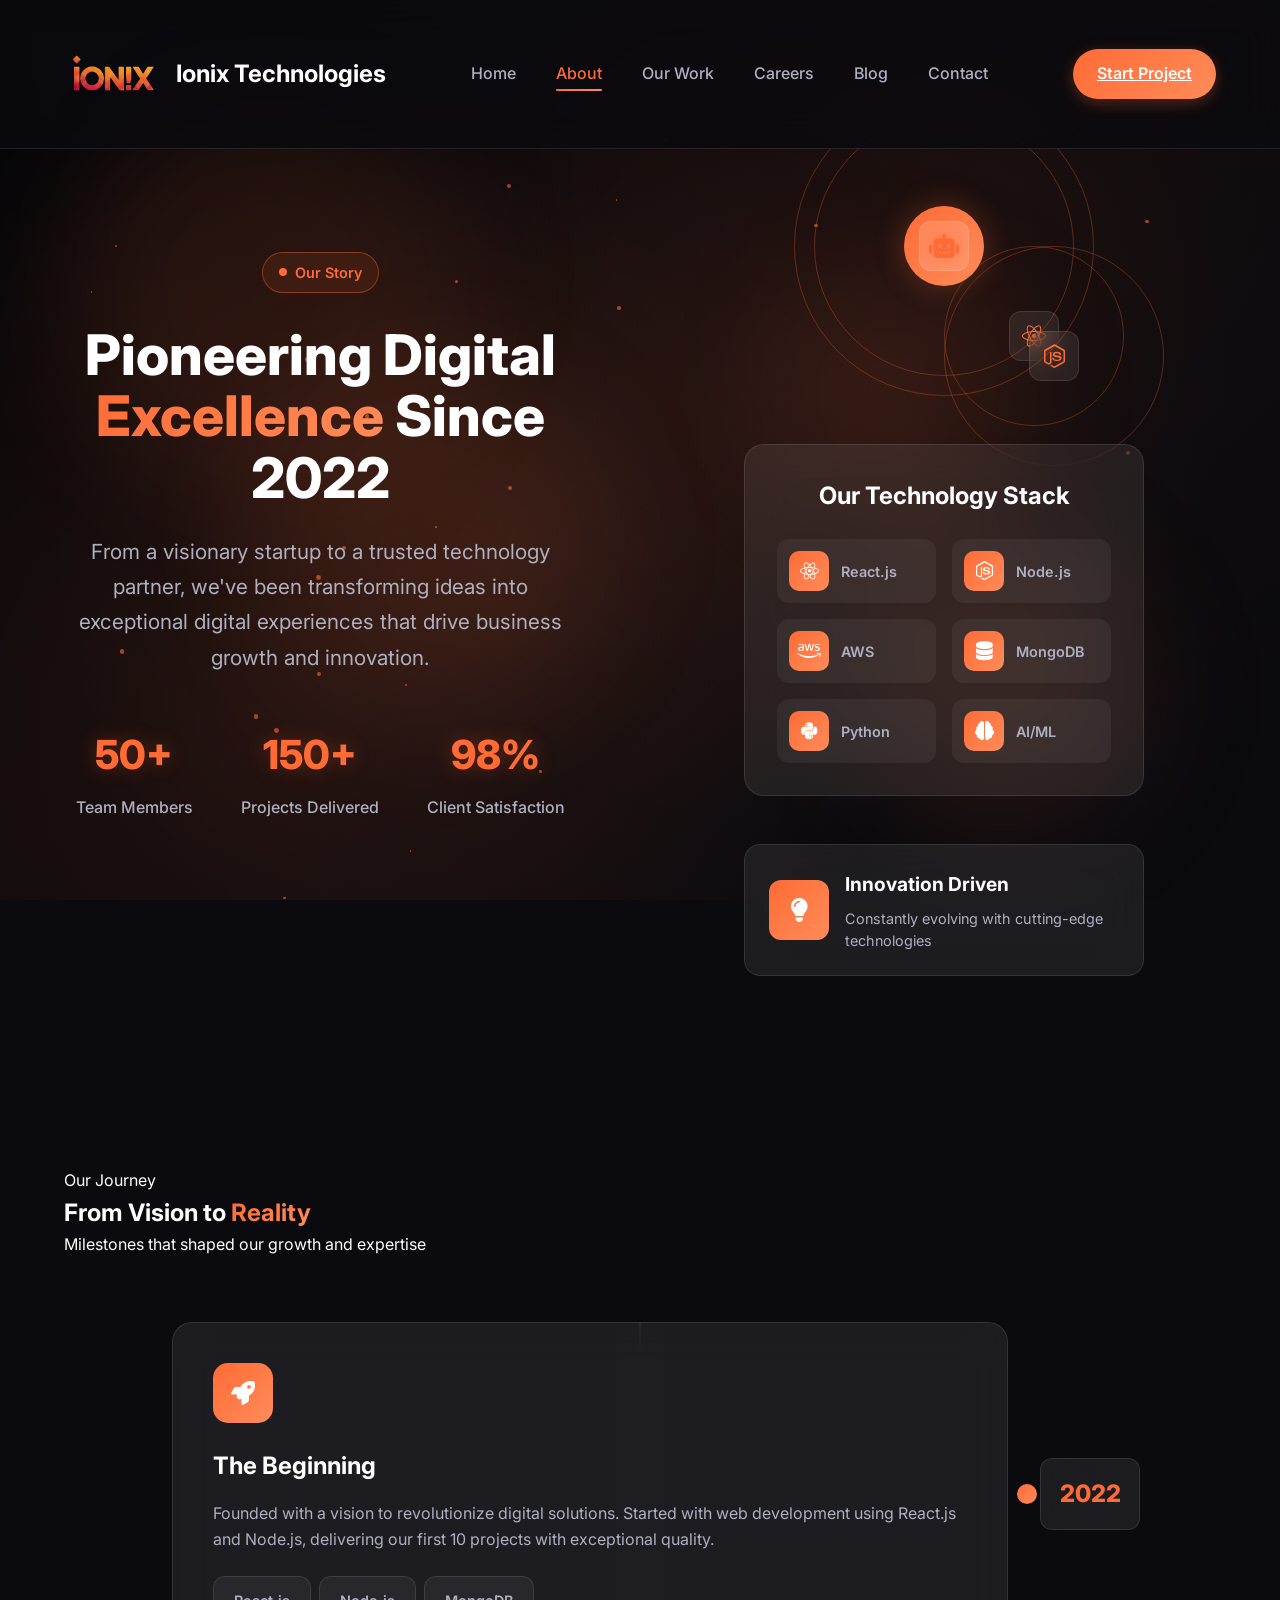
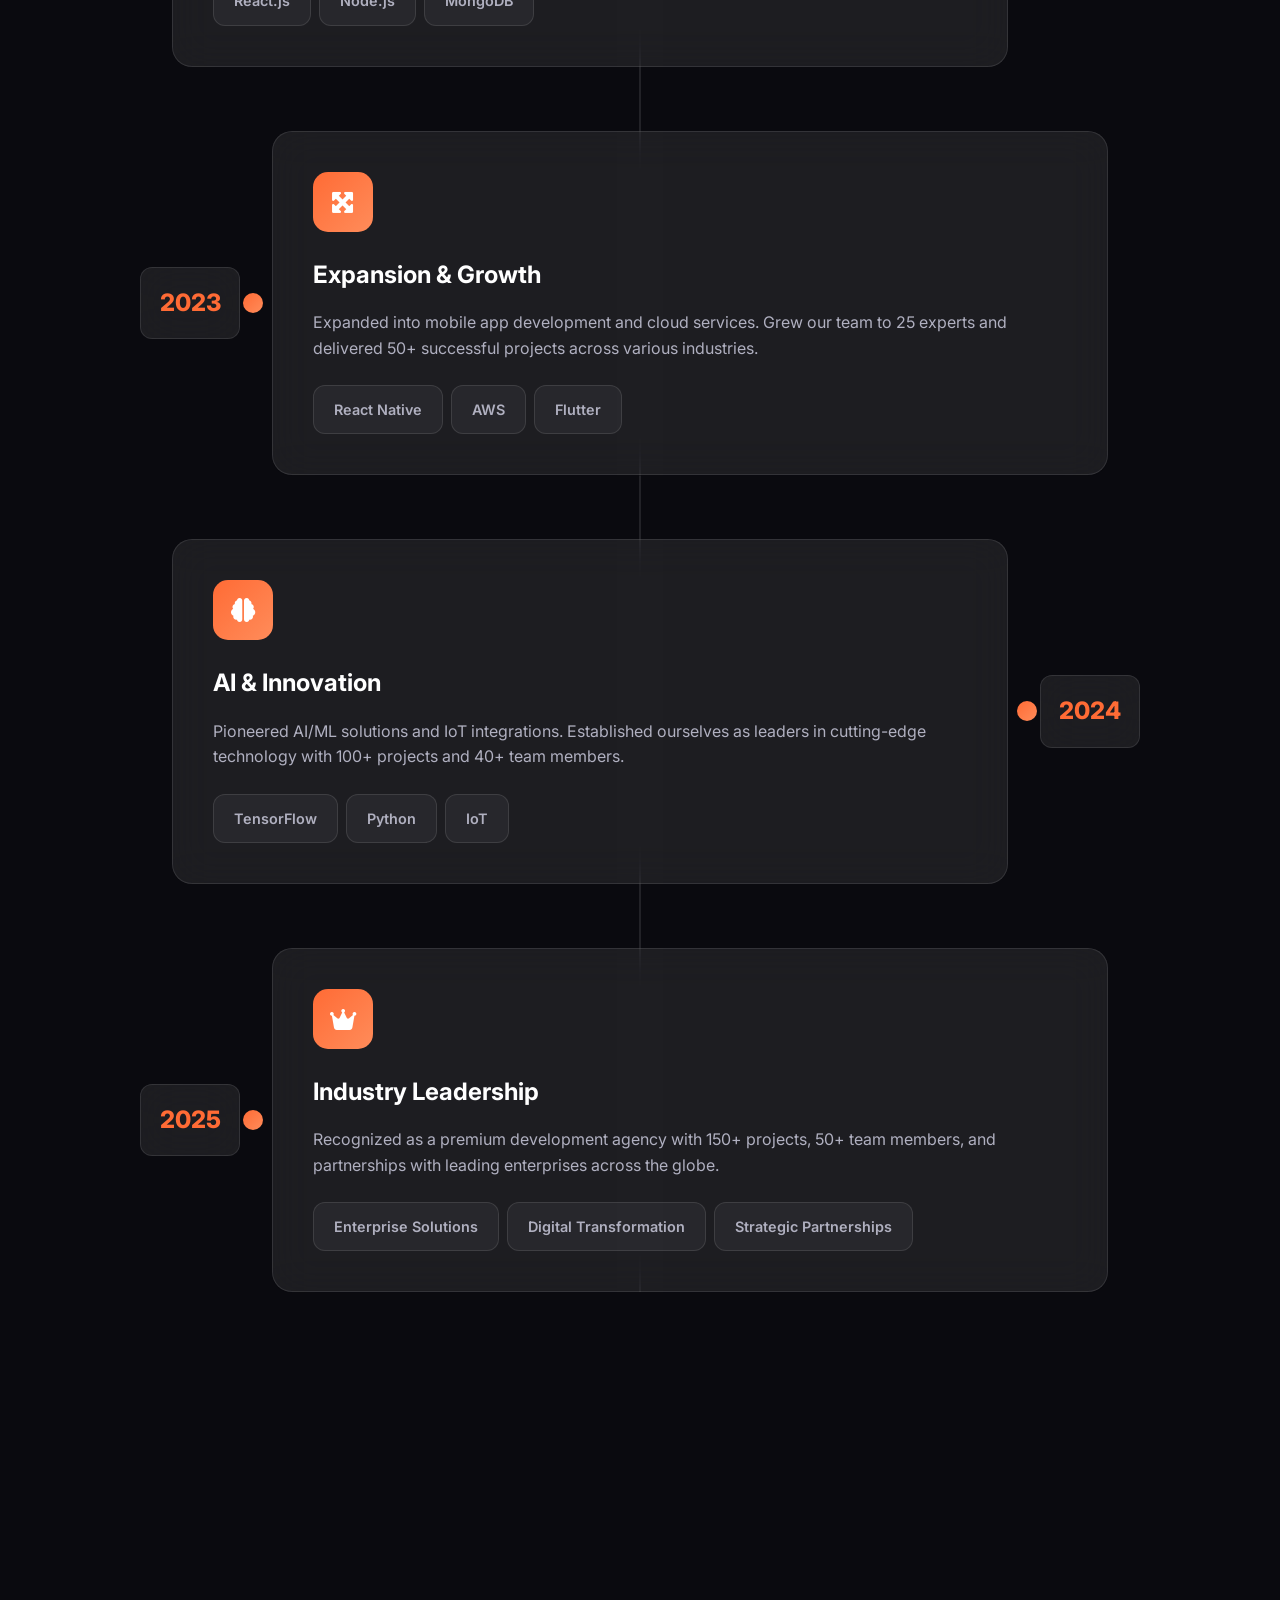
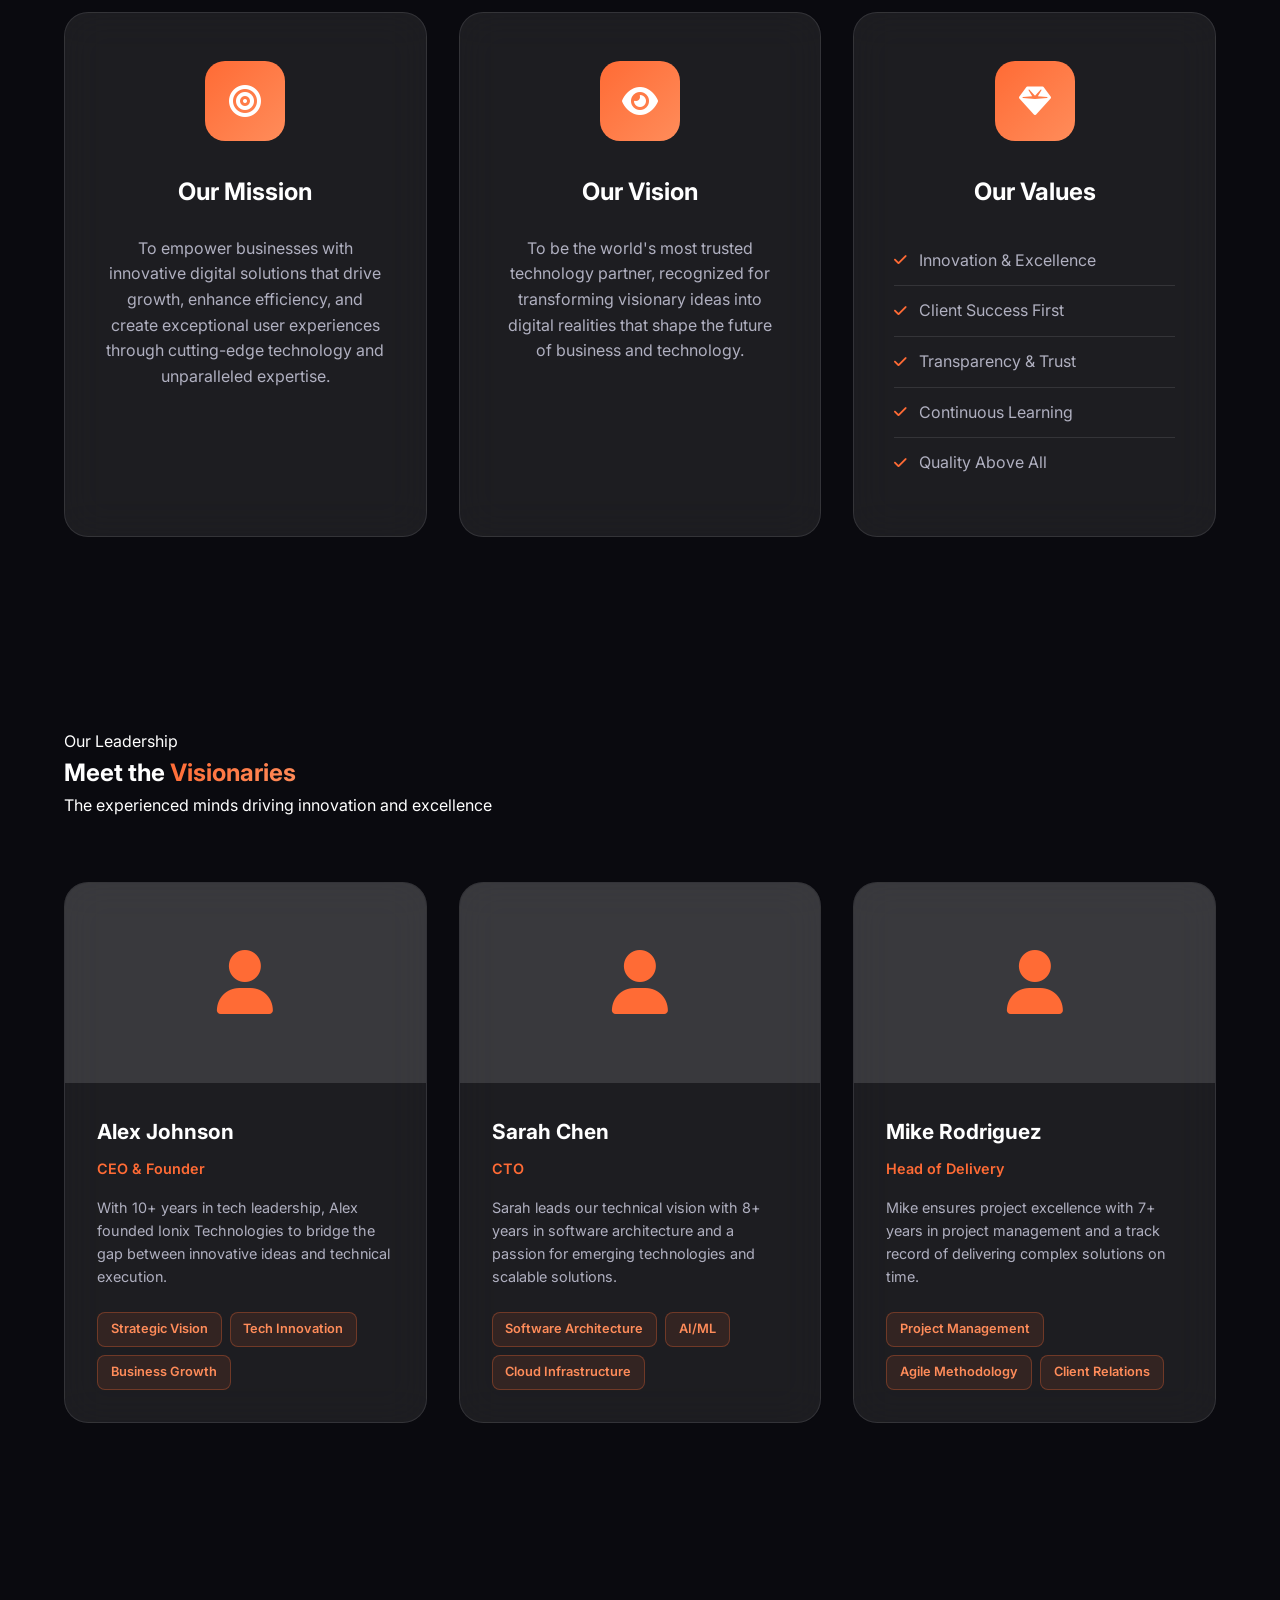
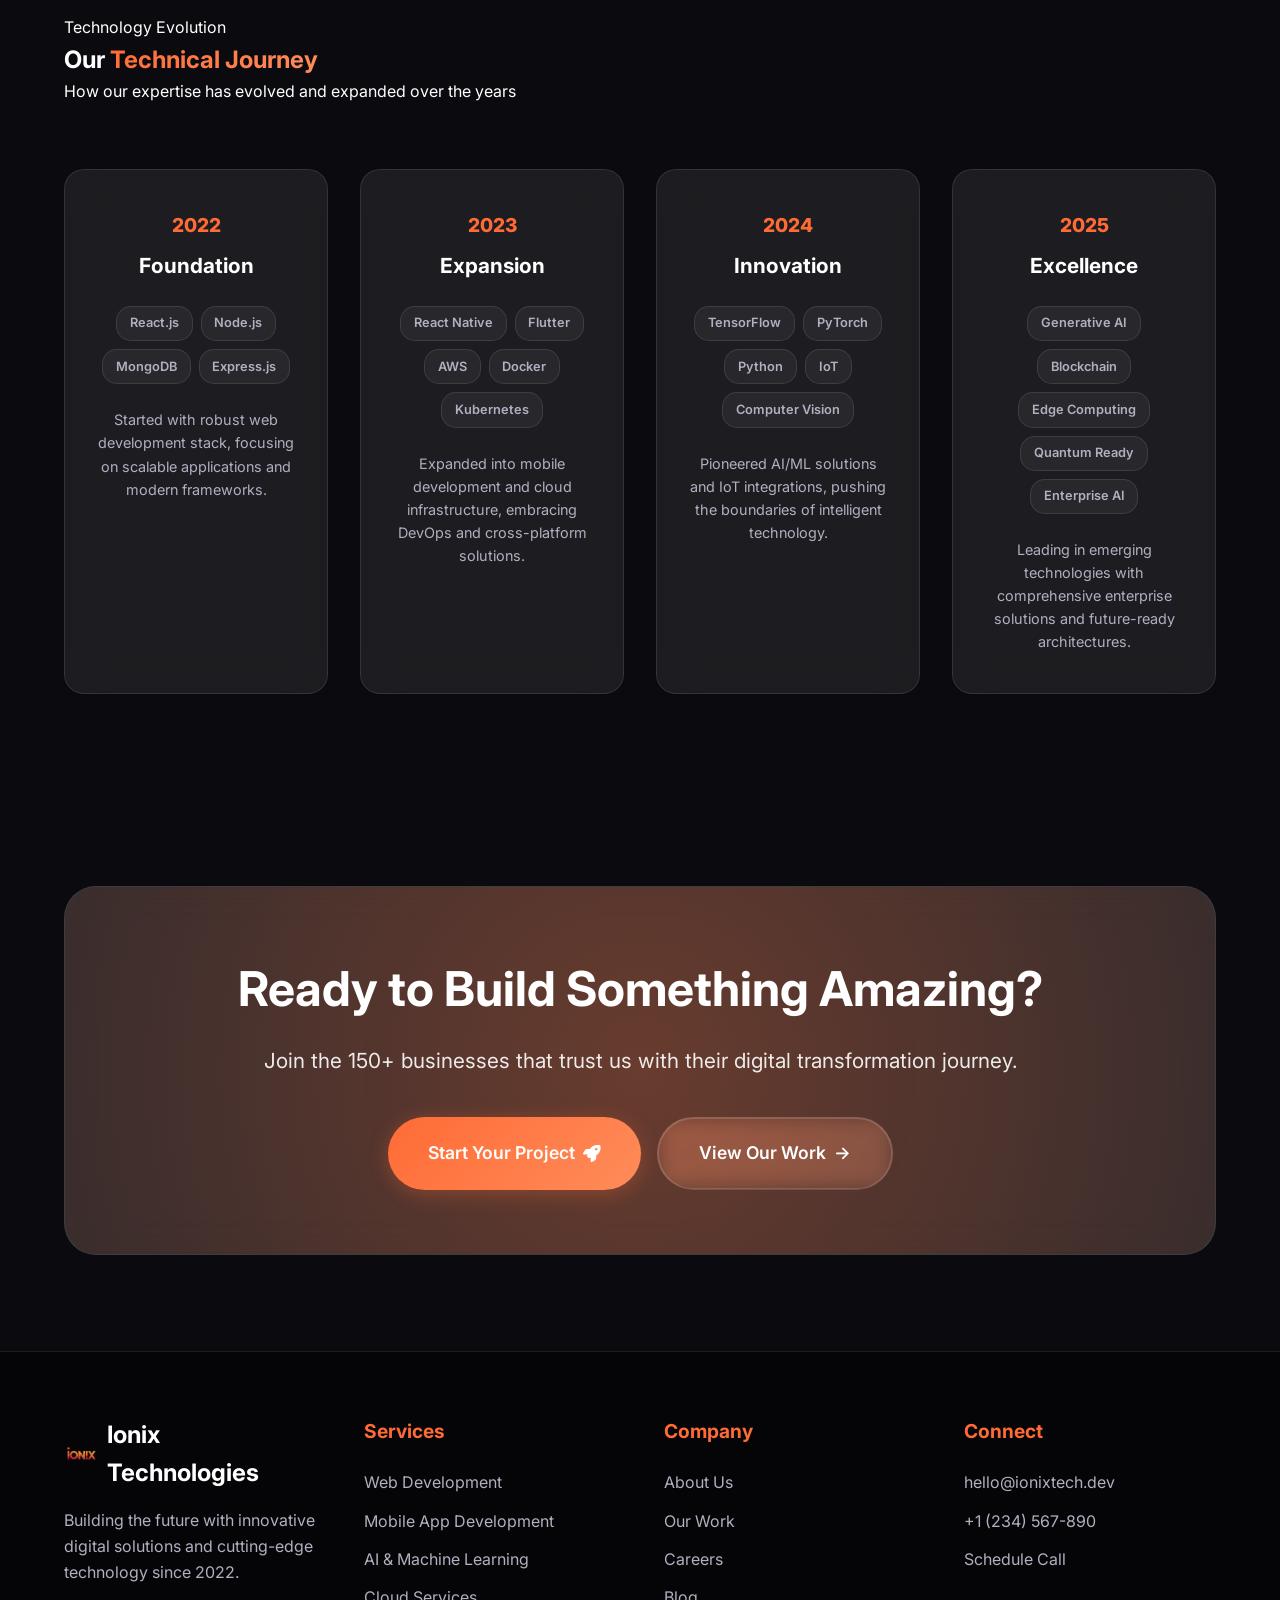
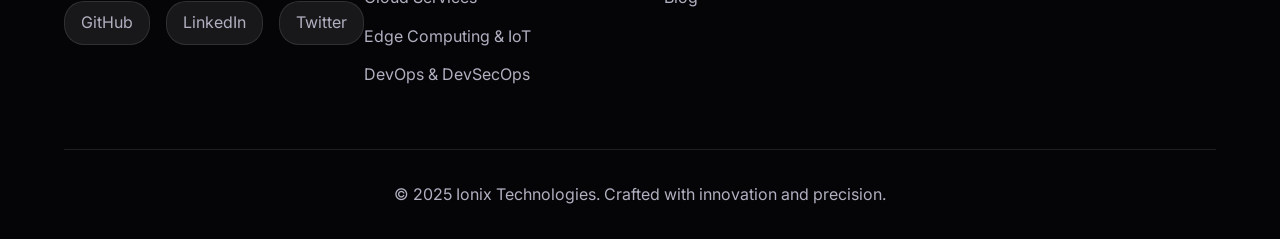
<file: about.html>
<!DOCTYPE html>
<html lang="en">

<head>
    <meta charset="UTF-8">
    <meta name="viewport" content="width=device-width, initial-scale=1.0">
    <title>About Us - Ionix Technologies | Premium Development Solutions</title>
    <link rel="stylesheet" href="styles/style.css">
    <link href="https://fonts.googleapis.com/css2?family=Inter:wght@300;400;500;600;700;800&display=swap"
        rel="stylesheet">
    <link rel="stylesheet" href="https://cdnjs.cloudflare.com/ajax/libs/font-awesome/6.4.0/css/all.min.css">
</head>

<body>
    <!-- Liquid Glass Background -->
    <div class="liquid-bg">
        <div class="glass-layer-1"></div>
        <div class="glass-layer-2"></div>
        <div class="floating-blobs">
            <div class="blob blob-1"></div>
            <div class="blob blob-2"></div>
            <div class="blob blob-3"></div>
            <div class="blob blob-4"></div>
        </div>
    </div>

    <!-- Animated Particles -->
    <div class="particles-container" id="particles"></div>

    <!-- Navigation -->
    <nav id="navbar">
        <div class="nav-container">
            <div class="logo">
                <img src="images/logo.png" alt="Ionix Technologies" class="logo-image">
                <span class="logo-text">Ionix Technologies</span>
            </div>
            <ul class="nav-links">
                <li><a href="index.html" class="nav-link">Home</a></li>
                <li><a href="about.html" class="nav-link active">About</a></li>
                <li><a href="work.html" class="nav-link">Our Work</a></li>
                <li><a href="careers.html" class="nav-link">Careers</a></li>
                <li><a href="blog.html" class="nav-link">Blog</a></li>
                <li><a href="index.html#contact" class="nav-link">Contact</a></li>
            </ul>
            <a href="index.html#contact" class="cta-btn glow-btn">
                <span>Start Project</span>
                <div class="btn-shine"></div>
            </a>
        </div>
    </nav>

    <!-- About Hero Section -->
    <!-- <section class="about-hero">
        <div class="container">
            <div class="about-hero-content">
                <div class="hero-badge">
                    <div class="pulse-dot"></div>
                    Our Story
                </div>
                <h1 class="about-hero-title">
                    Pioneering Digital
                    <span class="gradient-text">Excellence</span>
                    Since 2022
                </h1>
                <p class="about-hero-description">
                    From a visionary startup to a trusted technology partner, we've been transforming ideas into
                    exceptional digital experiences that drive business growth and innovation.
                </p>
                <div class="about-stats">
                    <div class="about-stat">
                        <div class="stat-number">50+</div>
                        <div class="stat-label">Team Members</div>
                    </div>
                    <div class="about-stat">
                        <div class="stat-number">150+</div>
                        <div class="stat-label">Projects Delivered</div>
                    </div>
                    <div class="about-stat">
                        <div class="stat-number">98%</div>
                        <div class="stat-label">Client Satisfaction</div>
                    </div>
                </div>
            </div>
        </div>
    </section>
 -->


    <!-- Add this section right after the about-hero section -->
    <section class="tech-showcase">
        <div class="container">
            <div class="showcase-grid">
                <!-- Left side remains your existing content -->
                <div class="showcase-left">
                    <div class="about-hero-content">
                        <div class="hero-badge">
                            <div class="pulse-dot"></div>
                            Our Story
                        </div>
                        <h1 class="about-hero-title">
                            Pioneering Digital
                            <span class="gradient-text">Excellence</span>
                            Since 2022
                        </h1>
                        <p class="about-hero-description">
                            From a visionary startup to a trusted technology partner, we've been transforming ideas into
                            exceptional digital experiences that drive business growth and innovation.
                        </p>
                        <div class="about-stats">
                            <div class="about-stat">
                                <div class="stat-number">50+</div>
                                <div class="stat-label">Team Members</div>
                            </div>
                            <div class="about-stat">
                                <div class="stat-number">150+</div>
                                <div class="stat-label">Projects Delivered</div>
                            </div>
                            <div class="about-stat">
                                <div class="stat-number">98%</div>
                                <div class="stat-label">Client Satisfaction</div>
                            </div>
                        </div>
                    </div>
                </div>

                <!-- New right side content -->
                <div class="showcase-right">
                    <div class="tech-sphere">
                        <div class="sphere-core"></div>
                        <div class="orbit orbit-1">
                            <div class="tech-icon">
                                <i class="fab fa-react"></i>
                            </div>
                        </div>
                        <div class="orbit orbit-2">
                            <div class="tech-icon">
                                <i class="fab fa-node-js"></i>
                            </div>
                        </div>
                        <div class="orbit orbit-3">
                            <div class="tech-icon">
                                <i class="fas fa-cloud"></i>
                            </div>
                        </div>
                        <div class="orbit orbit-4">
                            <div class="tech-icon">
                                <i class="fas fa-robot"></i>
                            </div>
                        </div>
                    </div>

                    <div class="tech-stack">
                        <h3>Our Technology Stack</h3>
                        <div class="stack-grid">
                            <div class="stack-item">
                                <div class="stack-icon">
                                    <i class="fab fa-react"></i>
                                </div>
                                <span>React.js</span>
                            </div>
                            <div class="stack-item">
                                <div class="stack-icon">
                                    <i class="fab fa-node-js"></i>
                                </div>
                                <span>Node.js</span>
                            </div>
                            <div class="stack-item">
                                <div class="stack-icon">
                                    <i class="fab fa-aws"></i>
                                </div>
                                <span>AWS</span>
                            </div>
                            <div class="stack-item">
                                <div class="stack-icon">
                                    <i class="fas fa-database"></i>
                                </div>
                                <span>MongoDB</span>
                            </div>
                            <div class="stack-item">
                                <div class="stack-icon">
                                    <i class="fab fa-python"></i>
                                </div>
                                <span>Python</span>
                            </div>
                            <div class="stack-item">
                                <div class="stack-icon">
                                    <i class="fas fa-brain"></i>
                                </div>
                                <span>AI/ML</span>
                            </div>
                        </div>
                    </div>

                    <div class="innovation-badge">
                        <div class="badge-icon">
                            <i class="fas fa-lightbulb"></i>
                        </div>
                        <div class="badge-content">
                            <h4>Innovation Driven</h4>
                            <p>Constantly evolving with cutting-edge technologies</p>
                        </div>
                    </div>
                </div>
            </div>
        </div>
    </section>



    <!-- Our Journey Timeline -->
    <section class="journey-timeline">
        <div class="container">
            <div class="section-header">
                <div class="section-badge">Our Journey</div>
                <h2>From Vision to <span class="gradient-text">Reality</span></h2>
                <p>Milestones that shaped our growth and expertise</p>
            </div>

            <div class="timeline">
                <div class="timeline-item">
                    <div class="timeline-year">2022</div>
                    <div class="timeline-content">
                        <div class="timeline-icon">
                            <i class="fas fa-rocket"></i>
                        </div>
                        <h3>The Beginning</h3>
                        <p>Founded with a vision to revolutionize digital solutions. Started with web development using
                            React.js and Node.js, delivering our first 10 projects with exceptional quality.</p>
                        <div class="timeline-tech">
                            <span class="tech-tag">React.js</span>
                            <span class="tech-tag">Node.js</span>
                            <span class="tech-tag">MongoDB</span>
                        </div>
                    </div>
                </div>

                <div class="timeline-item">
                    <div class="timeline-year">2023</div>
                    <div class="timeline-content">
                        <div class="timeline-icon">
                            <i class="fas fa-expand-arrows-alt"></i>
                        </div>
                        <h3>Expansion & Growth</h3>
                        <p>Expanded into mobile app development and cloud services. Grew our team to 25 experts and
                            delivered 50+ successful projects across various industries.</p>
                        <div class="timeline-tech">
                            <span class="tech-tag">React Native</span>
                            <span class="tech-tag">AWS</span>
                            <span class="tech-tag">Flutter</span>
                        </div>
                    </div>
                </div>

                <div class="timeline-item">
                    <div class="timeline-year">2024</div>
                    <div class="timeline-content">
                        <div class="timeline-icon">
                            <i class="fas fa-brain"></i>
                        </div>
                        <h3>AI & Innovation</h3>
                        <p>Pioneered AI/ML solutions and IoT integrations. Established ourselves as leaders in
                            cutting-edge technology with 100+ projects and 40+ team members.</p>
                        <div class="timeline-tech">
                            <span class="tech-tag">TensorFlow</span>
                            <span class="tech-tag">Python</span>
                            <span class="tech-tag">IoT</span>
                        </div>
                    </div>
                </div>

                <div class="timeline-item">
                    <div class="timeline-year">2025</div>
                    <div class="timeline-content">
                        <div class="timeline-icon">
                            <i class="fas fa-crown"></i>
                        </div>
                        <h3>Industry Leadership</h3>
                        <p>Recognized as a premium development agency with 150+ projects, 50+ team members, and
                            partnerships with leading enterprises across the globe.</p>
                        <div class="timeline-tech">
                            <span class="tech-tag">Enterprise Solutions</span>
                            <span class="tech-tag">Digital Transformation</span>
                            <span class="tech-tag">Strategic Partnerships</span>
                        </div>
                    </div>
                </div>
            </div>
        </div>
    </section>

    <!-- Mission Vision Values -->
    <section class="mission-vision">
        <div class="container">
            <div class="mv-grid">
                <div class="mv-card">
                    <div class="mv-icon">
                        <i class="fas fa-bullseye"></i>
                    </div>
                    <h3>Our Mission</h3>
                    <p>To empower businesses with innovative digital solutions that drive growth, enhance efficiency,
                        and create exceptional user experiences through cutting-edge technology and unparalleled
                        expertise.</p>
                </div>

                <div class="mv-card">
                    <div class="mv-icon">
                        <i class="fas fa-eye"></i>
                    </div>
                    <h3>Our Vision</h3>
                    <p>To be the world's most trusted technology partner, recognized for transforming visionary ideas
                        into digital realities that shape the future of business and technology.</p>
                </div>

                <div class="mv-card">
                    <div class="mv-icon">
                        <i class="fas fa-gem"></i>
                    </div>
                    <h3>Our Values</h3>
                    <ul class="values-list">
                        <li><i class="fas fa-check"></i> Innovation & Excellence</li>
                        <li><i class="fas fa-check"></i> Client Success First</li>
                        <li><i class="fas fa-check"></i> Transparency & Trust</li>
                        <li><i class="fas fa-check"></i> Continuous Learning</li>
                        <li><i class="fas fa-check"></i> Quality Above All</li>
                    </ul>
                </div>
            </div>
        </div>
    </section>

    <!-- Leadership Team -->
    <section class="leadership-team">
        <div class="container">
            <div class="section-header">
                <div class="section-badge">Our Leadership</div>
                <h2>Meet the <span class="gradient-text">Visionaries</span></h2>
                <p>The experienced minds driving innovation and excellence</p>
            </div>

            <div class="team-grid">
                <div class="team-member">
                    <div class="member-image">
                        <div class="image-placeholder">
                            <i class="fas fa-user"></i>
                        </div>
                    </div>
                    <div class="member-info">
                        <h3>Alex Johnson</h3>
                        <p class="member-role">CEO & Founder</p>
                        <p class="member-bio">With 10+ years in tech leadership, Alex founded Ionix Technologies to
                            bridge the gap between innovative ideas and technical execution.</p>
                        <div class="member-expertise">
                            <span class="expertise-tag">Strategic Vision</span>
                            <span class="expertise-tag">Tech Innovation</span>
                            <span class="expertise-tag">Business Growth</span>
                        </div>
                    </div>
                </div>

                <div class="team-member">
                    <div class="member-image">
                        <div class="image-placeholder">
                            <i class="fas fa-user"></i>
                        </div>
                    </div>
                    <div class="member-info">
                        <h3>Sarah Chen</h3>
                        <p class="member-role">CTO</p>
                        <p class="member-bio">Sarah leads our technical vision with 8+ years in software architecture
                            and a passion for emerging technologies and scalable solutions.</p>
                        <div class="member-expertise">
                            <span class="expertise-tag">Software Architecture</span>
                            <span class="expertise-tag">AI/ML</span>
                            <span class="expertise-tag">Cloud Infrastructure</span>
                        </div>
                    </div>
                </div>

                <div class="team-member">
                    <div class="member-image">
                        <div class="image-placeholder">
                            <i class="fas fa-user"></i>
                        </div>
                    </div>
                    <div class="member-info">
                        <h3>Mike Rodriguez</h3>
                        <p class="member-role">Head of Delivery</p>
                        <p class="member-bio">Mike ensures project excellence with 7+ years in project management and a
                            track record of delivering complex solutions on time.</p>
                        <div class="member-expertise">
                            <span class="expertise-tag">Project Management</span>
                            <span class="expertise-tag">Agile Methodology</span>
                            <span class="expertise-tag">Client Relations</span>
                        </div>
                    </div>
                </div>
            </div>
        </div>
    </section>

    <!-- Technology Evolution -->
    <section class="tech-evolution">
        <div class="container">
            <div class="section-header">
                <div class="section-badge">Technology Evolution</div>
                <h2>Our <span class="gradient-text">Technical Journey</span></h2>
                <p>How our expertise has evolved and expanded over the years</p>
            </div>

            <div class="evolution-grid">
                <div class="evolution-phase">
                    <div class="phase-header">
                        <div class="phase-year">2022</div>
                        <h3>Foundation</h3>
                    </div>
                    <div class="phase-tech">
                        <span class="tech-pill">React.js</span>
                        <span class="tech-pill">Node.js</span>
                        <span class="tech-pill">MongoDB</span>
                        <span class="tech-pill">Express.js</span>
                    </div>
                    <p>Started with robust web development stack, focusing on scalable applications and modern
                        frameworks.</p>
                </div>

                <div class="evolution-phase">
                    <div class="phase-header">
                        <div class="phase-year">2023</div>
                        <h3>Expansion</h3>
                    </div>
                    <div class="phase-tech">
                        <span class="tech-pill">React Native</span>
                        <span class="tech-pill">Flutter</span>
                        <span class="tech-pill">AWS</span>
                        <span class="tech-pill">Docker</span>
                        <span class="tech-pill">Kubernetes</span>
                    </div>
                    <p>Expanded into mobile development and cloud infrastructure, embracing DevOps and cross-platform
                        solutions.</p>
                </div>

                <div class="evolution-phase">
                    <div class="phase-header">
                        <div class="phase-year">2024</div>
                        <h3>Innovation</h3>
                    </div>
                    <div class="phase-tech">
                        <span class="tech-pill">TensorFlow</span>
                        <span class="tech-pill">PyTorch</span>
                        <span class="tech-pill">Python</span>
                        <span class="tech-pill">IoT</span>
                        <span class="tech-pill">Computer Vision</span>
                    </div>
                    <p>Pioneered AI/ML solutions and IoT integrations, pushing the boundaries of intelligent technology.
                    </p>
                </div>

                <div class="evolution-phase">
                    <div class="phase-header">
                        <div class="phase-year">2025</div>
                        <h3>Excellence</h3>
                    </div>
                    <div class="phase-tech">
                        <span class="tech-pill">Generative AI</span>
                        <span class="tech-pill">Blockchain</span>
                        <span class="tech-pill">Edge Computing</span>
                        <span class="tech-pill">Quantum Ready</span>
                        <span class="tech-pill">Enterprise AI</span>
                    </div>
                    <p>Leading in emerging technologies with comprehensive enterprise solutions and future-ready
                        architectures.</p>
                </div>
            </div>
        </div>
    </section>

    <!-- CTA Section -->
    <section class="about-cta">
        <div class="container">
            <div class="cta-card">
                <div class="cta-glow"></div>
                <div class="cta-content">
                    <h2>Ready to Build Something Amazing?</h2>
                    <p>Join the 150+ businesses that trust us with their digital transformation journey.</p>
                    <div class="cta-buttons">
                        <a href="index.html#contact" class="btn btn-primary btn-large">
                            <span>Start Your Project</span>
                            <i class="fas fa-rocket"></i>
                        </a>
                        <a href="work.html" class="btn btn-secondary btn-large">
                            <span>View Our Work</span>
                            <div class="btn-arrow">→</div>
                        </a>
                    </div>
                </div>
            </div>
        </div>
    </section>

    <!-- Footer -->
    <footer>
        <div class="container">
            <div class="footer-content">
                <div class="footer-section">
                    <div class="footer-logo">
                        <img src="images/logo.png" alt="Ionix Technologies" class="logo-image">
                        <span>Ionix Technologies</span>
                    </div>
                    <p>Building the future with innovative digital solutions and cutting-edge technology since 2022.</p>
                    <div class="social-links">
                        <a href="#" class="social-link">GitHub</a>
                        <a href="#" class="social-link">LinkedIn</a>
                        <a href="#" class="social-link">Twitter</a>
                    </div>
                </div>
                <div class="footer-section">
                    <h3>Services</h3>
                    <a href="index.html#services">Web Development</a>
                    <a href="index.html#services">Mobile App Development</a>
                    <a href="index.html#services">AI & Machine Learning</a>
                    <a href="index.html#services">Cloud Services</a>
                    <a href="index.html#services">Edge Computing & IoT</a>
                    <a href="index.html#services">DevOps & DevSecOps</a>
                </div>
                <div class="footer-section">
                    <h3>Company</h3>
                    <a href="about.html" class="active">About Us</a>
                    <a href="work.html">Our Work</a>
                    <a href="careers.html">Careers</a>
                    <a href="blog.html">Blog</a>
                </div>
                <div class="footer-section">
                    <h3>Connect</h3>
                    <a href="mailto:hello@ionixtech.dev">hello@ionixtech.dev</a>
                    <a href="tel:+1234567890">+1 (234) 567-890</a>
                    <a href="index.html#contact">Schedule Call</a>
                </div>
            </div>
            <div class="footer-bottom">
                <p>&copy; 2025 Ionix Technologies. Crafted with innovation and precision.</p>
            </div>
        </div>
    </footer>

    <script>
        // Reuse the same JavaScript from main site
        const navbar = document.getElementById('navbar');
        window.addEventListener('scroll', () => {
            if (window.scrollY > 50) {
                navbar.classList.add('scrolled');
            } else {
                navbar.classList.remove('scrolled');
            }
        });

        // Smooth scrolling
        document.querySelectorAll('a[href^="#"]').forEach(anchor => {
            anchor.addEventListener('click', function (e) {
                e.preventDefault();
                const target = document.querySelector(this.getAttribute('href'));
                if (target) {
                    target.scrollIntoView({
                        behavior: 'smooth',
                        block: 'start'
                    });
                }
            });
        });

        // Create particles
        function createParticles() {
            const container = document.getElementById('particles');
            const particleCount = 30;

            for (let i = 0; i < particleCount; i++) {
                const particle = document.createElement('div');
                particle.className = 'particle';

                particle.style.left = Math.random() * 100 + 'vw';
                particle.style.top = Math.random() * 100 + 'vh';

                const size = Math.random() * 4 + 1;
                particle.style.width = size + 'px';
                particle.style.height = size + 'px';

                particle.style.animationDelay = Math.random() * 20 + 's';

                container.appendChild(particle);
            }
        }

        // Initialize when page loads
        window.addEventListener('load', () => {
            createParticles();
        });

        // Add hover effects
        document.querySelectorAll('.btn').forEach(btn => {
            btn.addEventListener('mouseenter', function () {
                this.style.transform = 'translateY(-2px) scale(1.02)';
            });

            btn.addEventListener('mouseleave', function () {
                this.style.transform = 'translateY(0) scale(1)';
            });
        });

        console.log('Ionix Technologies - About Page Loaded!');
    </script>
</body>

</html>
</file>
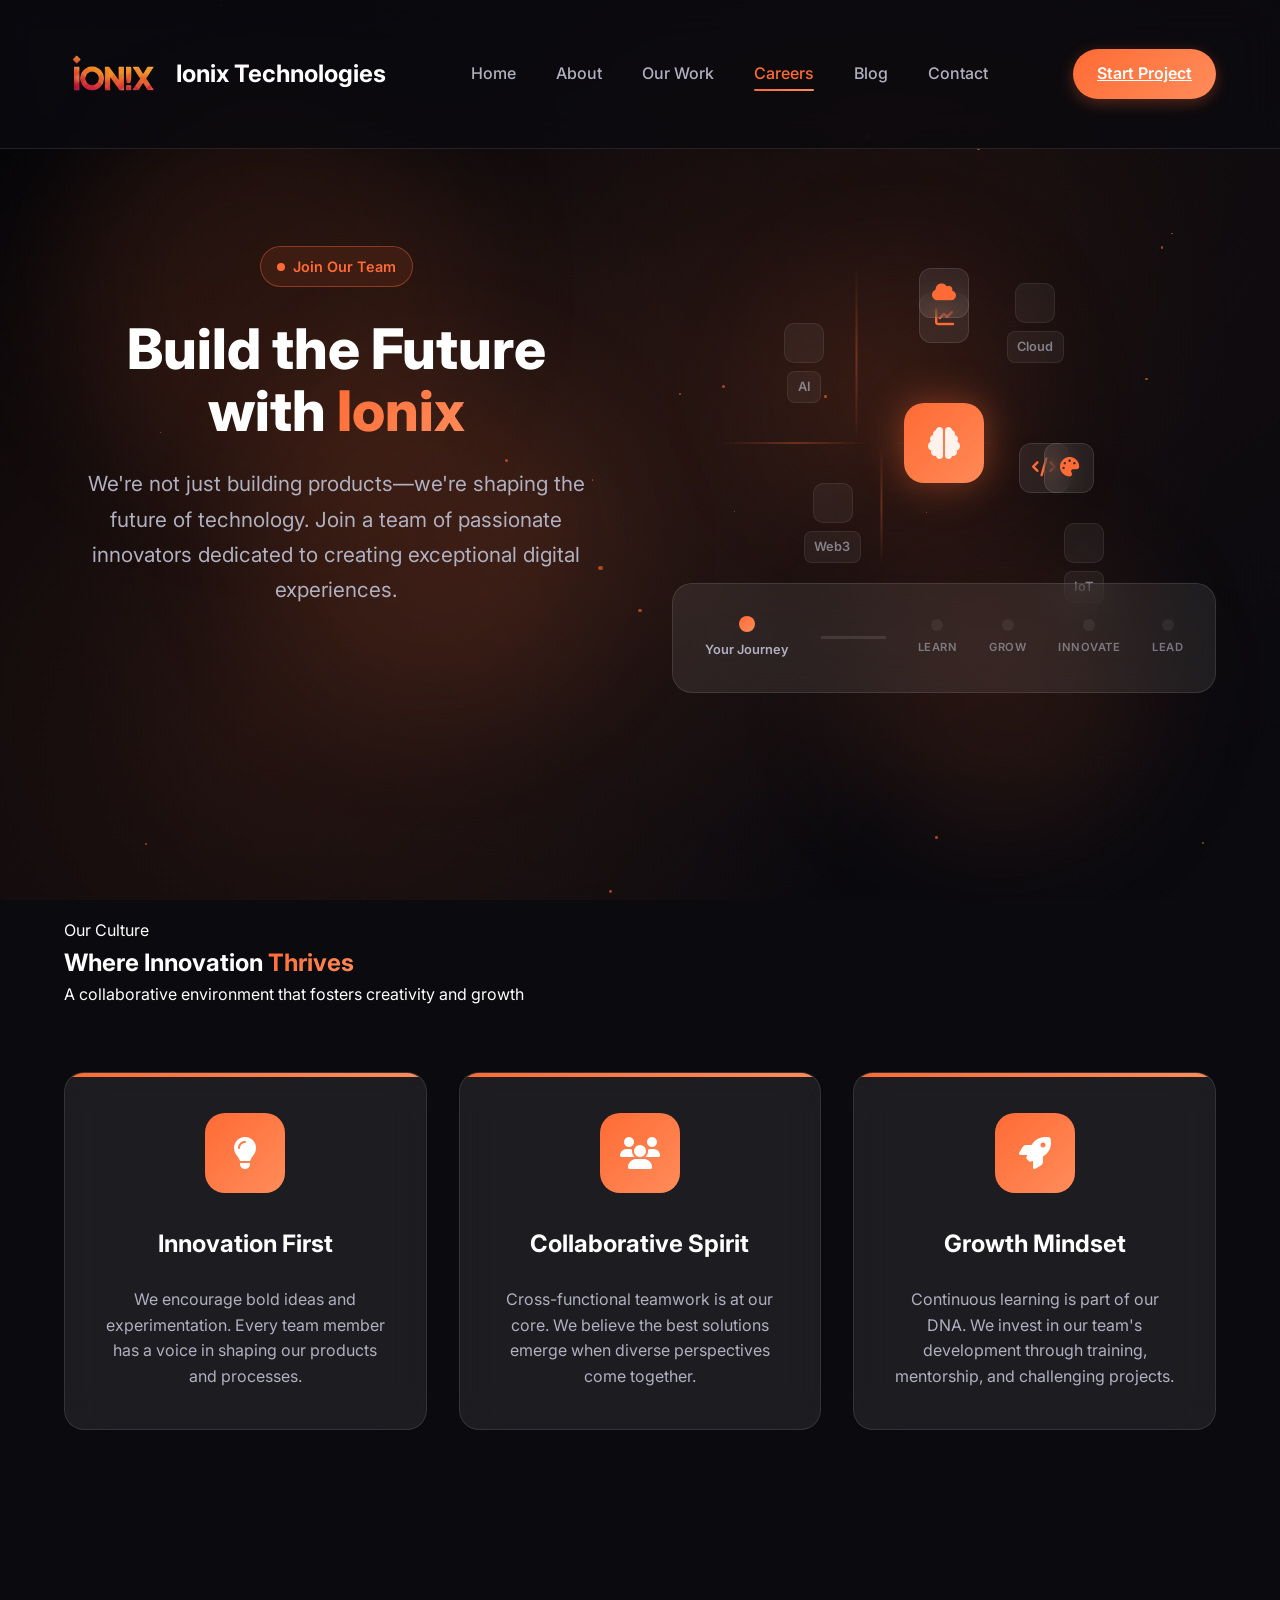
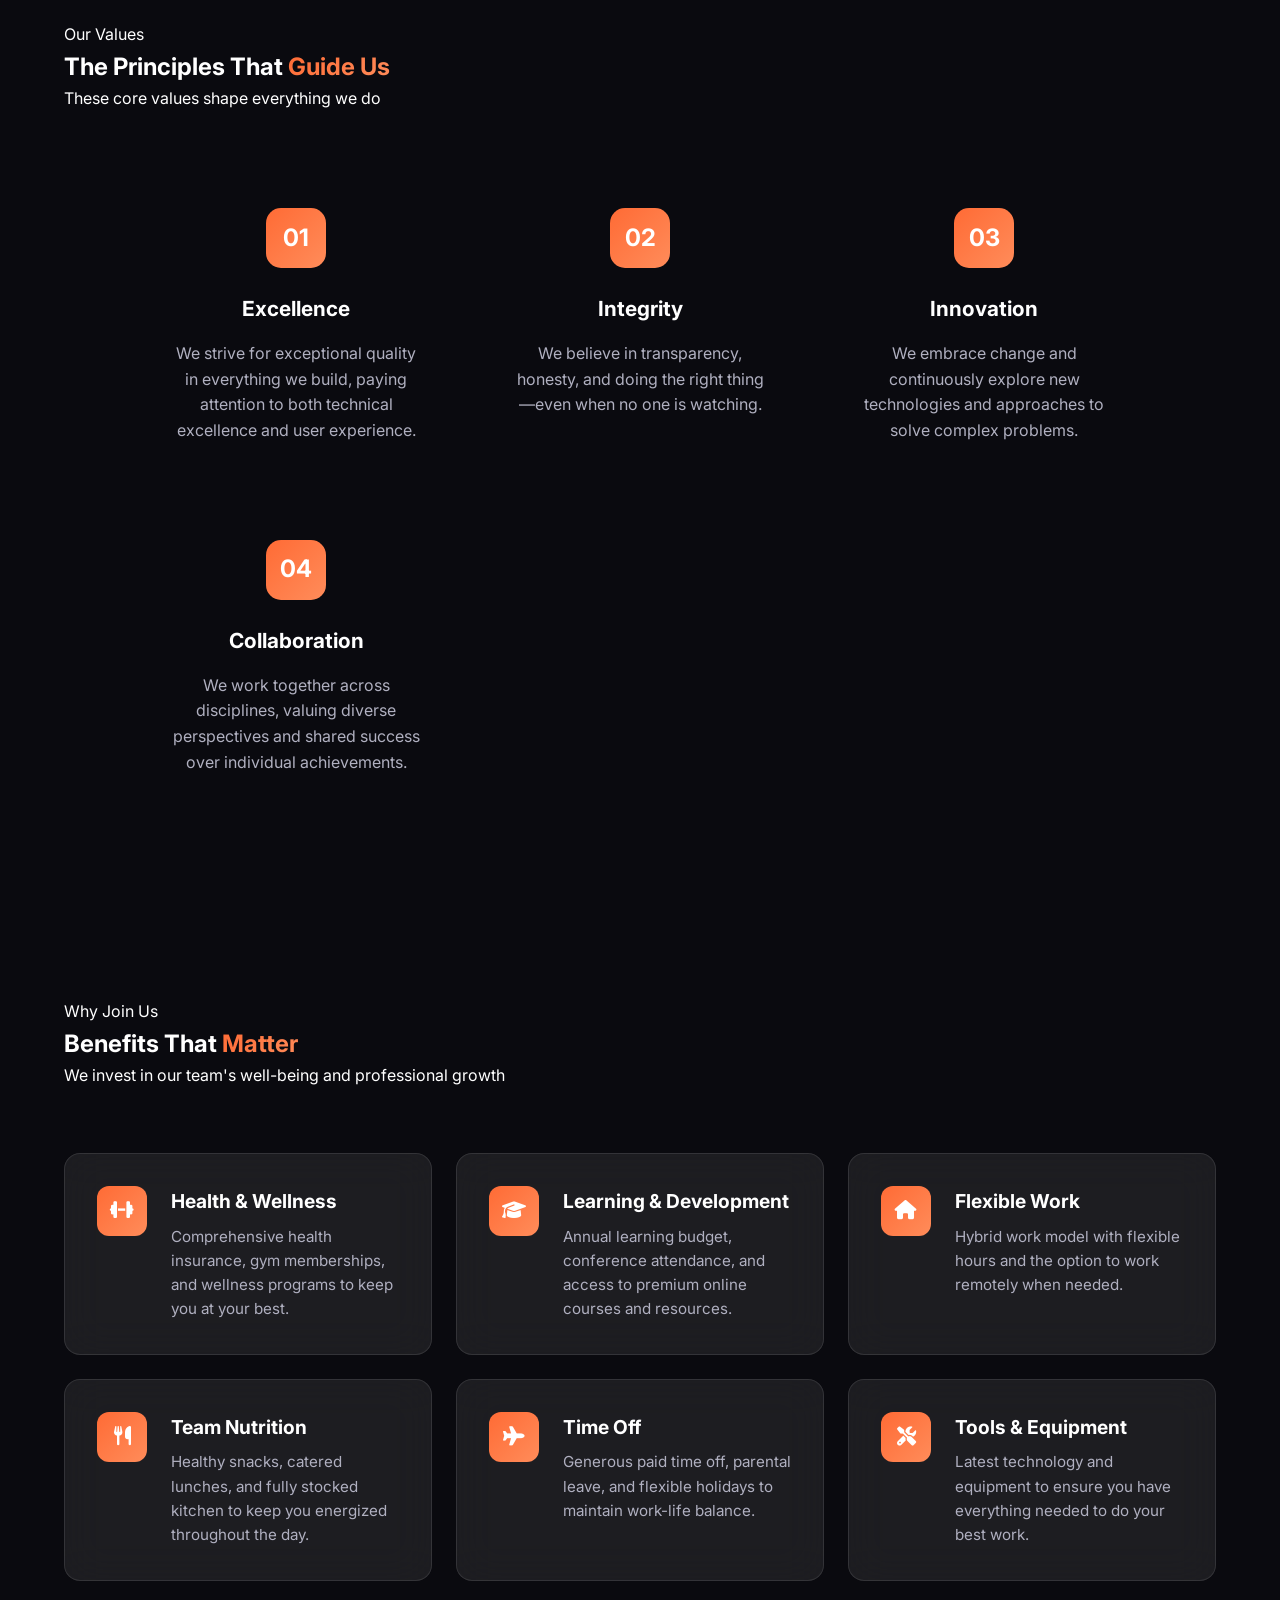
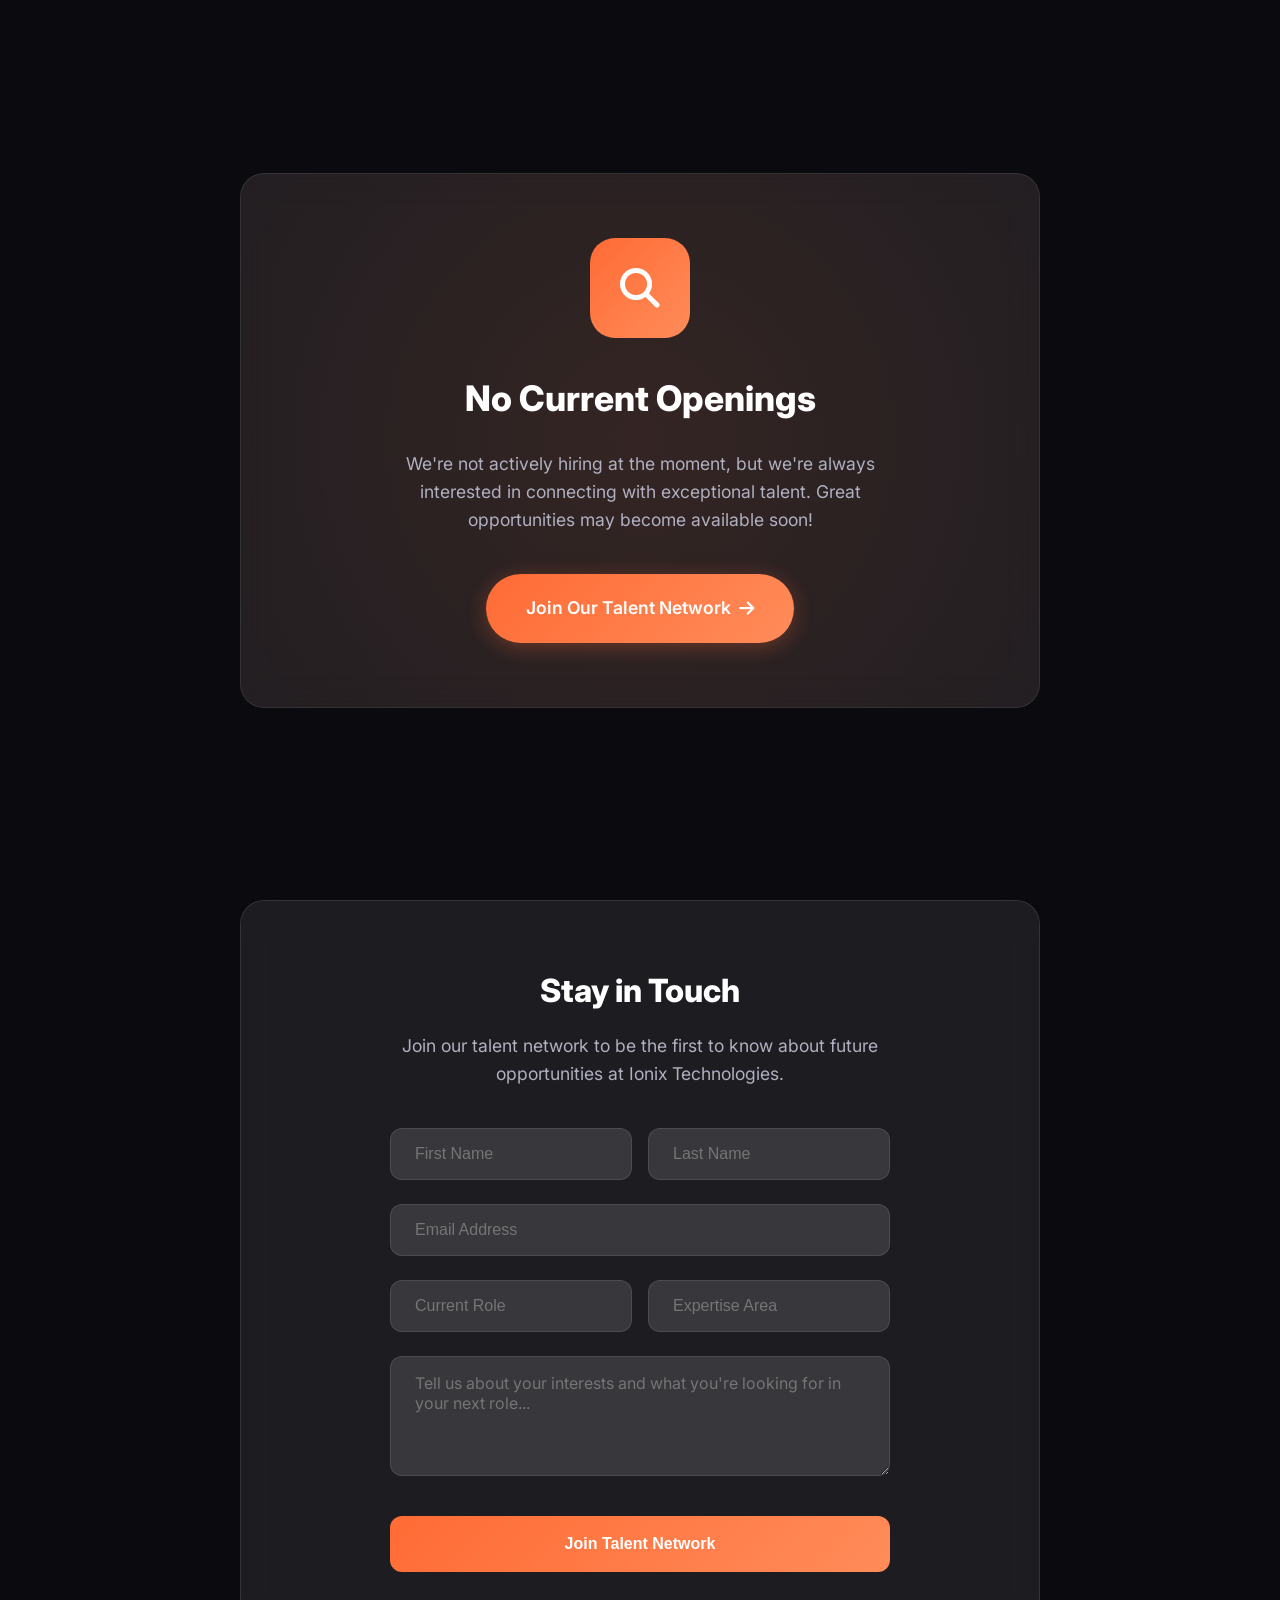
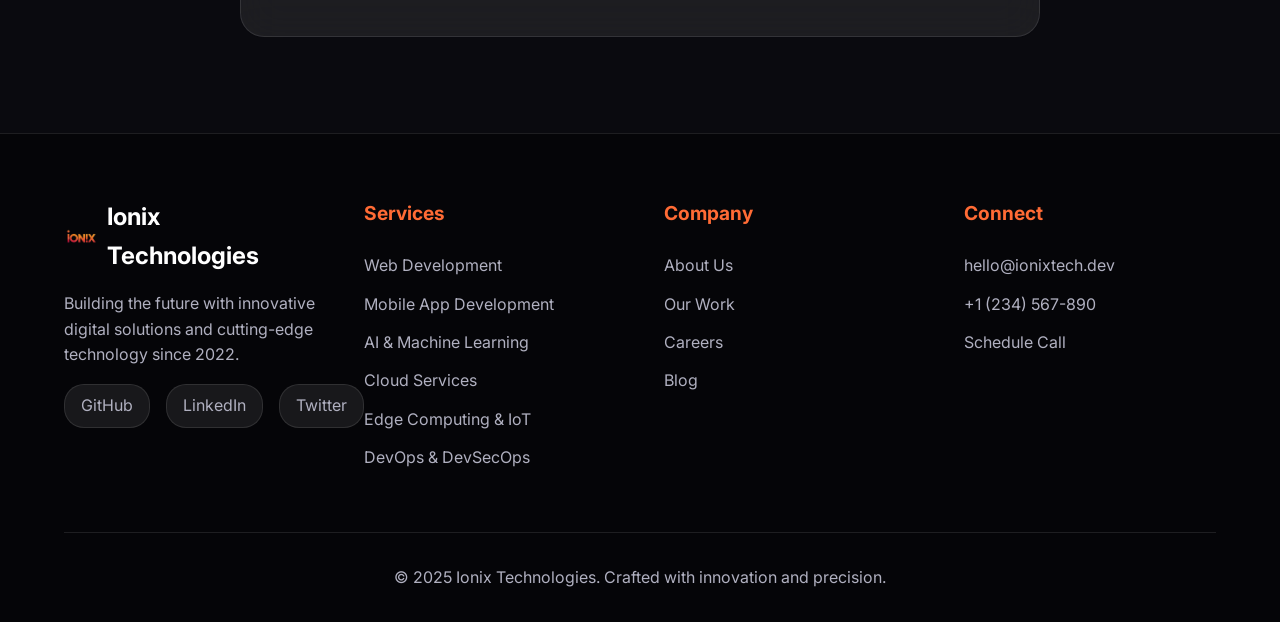
<file: careers.html>
<!DOCTYPE html>
<html lang="en">
<head>
    <meta charset="UTF-8">
    <meta name="viewport" content="width=device-width, initial-scale=1.0">
    <title>Careers - Ionix Technologies | Join Our Team</title>
    <link rel="stylesheet" href="styles/style.css">
    <link href="https://fonts.googleapis.com/css2?family=Inter:wght@300;400;500;600;700;800&display=swap" rel="stylesheet">
    <link rel="stylesheet" href="https://cdnjs.cloudflare.com/ajax/libs/font-awesome/6.4.0/css/all.min.css">
    <style>
        /* Careers Specific Styles */
        .careers-hero {
            min-height: 70vh;
            display: flex;
            align-items: center;
            padding: 8rem 5% 4rem;
            position: relative;
            text-align: center;
        }

        .careers-hero-content {
            max-width: 800px;
            margin: 0 auto;
        }

        .careers-hero-title {
            font-size: 3.5rem;
            font-weight: 800;
            line-height: 1.1;
            margin-bottom: 1.5rem;
        }

        .careers-hero-description {
            font-size: 1.3rem;
            color: var(--text-medium);
            margin-bottom: 2rem;
            line-height: 1.7;
        }

        /* Culture Section */
        .culture-section {
            padding: 6rem 5%;
            background: transparent;
        }

        .culture-grid {
            display: grid;
            grid-template-columns: repeat(auto-fit, minmax(300px, 1fr));
            gap: 2rem;
            margin-top: 4rem;
        }

        .culture-card {
            background: var(--bg-glass);
            border-radius: 20px;
            padding: 2.5rem;
            border: 1px solid var(--border-light);
            backdrop-filter: blur(20px);
            text-align: center;
            transition: all 0.3s ease;
            position: relative;
            overflow: hidden;
        }

        .culture-card::before {
            content: '';
            position: absolute;
            top: 0;
            left: 0;
            right: 0;
            height: 4px;
            background: var(--gradient-saffron);
        }

        .culture-card:hover {
            border-color: var(--saffron);
            transform: translateY(-5px);
        }

        .culture-icon {
            width: 80px;
            height: 80px;
            background: var(--gradient-saffron);
            border-radius: 20px;
            display: flex;
            align-items: center;
            justify-content: center;
            margin: 0 auto 2rem;
            font-size: 2rem;
            color: white;
        }

        .culture-card h3 {
            font-size: 1.5rem;
            font-weight: 700;
            color: var(--text-light);
            margin-bottom: 1.5rem;
        }

        .culture-card p {
            color: var(--text-medium);
            line-height: 1.6;
        }

        /* Values Section */
        .values-section {
            padding: 6rem 5%;
            background: transparent;
        }

        .values-container {
            max-width: 1000px;
            margin: 0 auto;
        }

        .values-grid {
            display: grid;
            grid-template-columns: repeat(auto-fit, minmax(250px, 1fr));
            gap: 2rem;
            margin-top: 4rem;
        }

        .value-item {
            text-align: center;
            padding: 2rem;
        }

        .value-number {
            width: 60px;
            height: 60px;
            background: var(--gradient-saffron);
            border-radius: 15px;
            display: flex;
            align-items: center;
            justify-content: center;
            margin: 0 auto 1.5rem;
            color: white;
            font-size: 1.5rem;
            font-weight: 700;
        }

        .value-item h3 {
            font-size: 1.3rem;
            font-weight: 700;
            color: var(--text-light);
            margin-bottom: 1rem;
        }

        .value-item p {
            color: var(--text-medium);
            line-height: 1.6;
        }

        /* Benefits Section */
        .benefits-section {
            padding: 6rem 5%;
            background: transparent;
        }

        .benefits-grid {
            display: grid;
            grid-template-columns: repeat(auto-fit, minmax(280px, 1fr));
            gap: 1.5rem;
            margin-top: 4rem;
        }

        .benefit-card {
            background: var(--bg-glass);
            border-radius: 16px;
            padding: 2rem;
            border: 1px solid var(--border-light);
            backdrop-filter: blur(20px);
            display: flex;
            align-items: flex-start;
            gap: 1.5rem;
            transition: all 0.3s ease;
        }

        .benefit-card:hover {
            border-color: var(--saffron);
            transform: translateY(-3px);
        }

        .benefit-icon {
            width: 50px;
            height: 50px;
            background: var(--gradient-saffron);
            border-radius: 12px;
            display: flex;
            align-items: center;
            justify-content: center;
            color: white;
            font-size: 1.2rem;
            flex-shrink: 0;
        }

        .benefit-content h3 {
            font-size: 1.2rem;
            font-weight: 700;
            color: var(--text-light);
            margin-bottom: 0.5rem;
        }

        .benefit-content p {
            color: var(--text-medium);
            line-height: 1.6;
            font-size: 0.95rem;
        }

        /* No Openings Message */
        .openings-section {
            padding: 6rem 5%;
            background: transparent;
            text-align: center;
        }

        .openings-card {
            background: var(--bg-glass);
            border-radius: 24px;
            padding: 4rem 3rem;
            border: 1px solid var(--border-light);
            backdrop-filter: blur(20px);
            max-width: 800px;
            margin: 0 auto;
            position: relative;
            overflow: hidden;
        }

        .openings-glow {
            position: absolute;
            top: -50%;
            right: -50%;
            width: 200%;
            height: 200%;
            background: radial-gradient(circle, rgba(255,107,53,0.1) 0%, rgba(255,107,53,0) 70%);
            z-index: -1;
        }

        .openings-icon {
            width: 100px;
            height: 100px;
            background: var(--gradient-saffron);
            border-radius: 25px;
            display: flex;
            align-items: center;
            justify-content: center;
            margin: 0 auto 2rem;
            color: white;
            font-size: 2.5rem;
        }

        .openings-title {
            font-size: 2.2rem;
            font-weight: 800;
            color: var(--text-light);
            margin-bottom: 1.5rem;
        }

        .openings-description {
            color: var(--text-medium);
            margin-bottom: 2.5rem;
            font-size: 1.1rem;
            line-height: 1.6;
            max-width: 500px;
            margin-left: auto;
            margin-right: auto;
        }

        /* Talent Network */
        .talent-network {
            padding: 6rem 5%;
            background: transparent;
        }

        .network-card {
            background: var(--bg-glass);
            border-radius: 24px;
            padding: 4rem 3rem;
            border: 1px solid var(--border-light);
            backdrop-filter: blur(20px);
            text-align: center;
            max-width: 800px;
            margin: 0 auto;
        }

        .network-title {
            font-size: 2rem;
            font-weight: 800;
            color: var(--text-light);
            margin-bottom: 1rem;
        }

        .network-description {
            color: var(--text-medium);
            margin-bottom: 2.5rem;
            font-size: 1.1rem;
            line-height: 1.6;
            max-width: 500px;
            margin-left: auto;
            margin-right: auto;
        }

        .network-form {
            display: flex;
            flex-direction: column;
            gap: 1.5rem;
            max-width: 500px;
            margin: 0 auto;
        }

        .form-row {
            display: grid;
            grid-template-columns: 1fr 1fr;
            gap: 1rem;
        }

        .form-input {
            padding: 1rem 1.5rem;
            background: var(--bg-glass-heavy);
            border: 1px solid var(--border-light);
            border-radius: 12px;
            color: var(--text-light);
            font-size: 1rem;
            transition: all 0.3s ease;
            width: 100%;
        }

        .form-input:focus {
            outline: none;
            border-color: var(--saffron);
        }

        .form-input.full-width {
            grid-column: 1 / -1;
        }

        .form-textarea {
            resize: vertical;
            min-height: 120px;
            font-family: 'Inter', sans-serif;
        }

        .submit-btn {
            padding: 1.2rem 2.5rem;
            background: var(--gradient-saffron);
            border: none;
            border-radius: 12px;
            color: white;
            font-weight: 600;
            font-size: 1rem;
            cursor: pointer;
            transition: all 0.3s ease;
            margin-top: 1rem;
        }

        .submit-btn:hover {
            transform: translateY(-2px);
            box-shadow: 0 5px 15px rgba(255, 107, 53, 0.3);
        }

        /* Responsive Design */
        @media (max-width: 968px) {
            .careers-hero-title {
                font-size: 2.5rem;
            }
            
            .form-row {
                grid-template-columns: 1fr;
            }
        }

        @media (max-width: 768px) {
            .careers-hero-title {
                font-size: 2rem;
            }
            
            .careers-hero-description {
                font-size: 1.1rem;
            }
            
            .culture-grid,
            .values-grid,
            .benefits-grid {
                grid-template-columns: 1fr;
            }
            
            .openings-card,
            .network-card {
                padding: 3rem 2rem;
            }
            
            .openings-title,
            .network-title {
                font-size: 1.8rem;
            }
        }

        @media (max-width: 480px) {
            .culture-card,
            .benefit-card {
                padding: 2rem 1.5rem;
            }
            
            .openings-icon {
                width: 80px;
                height: 80px;
                font-size: 2rem;
            }
        }

        /* Careers Hero Grid */
.careers-hero-grid {
    display: grid;
    grid-template-columns: 1fr 1fr;
    gap: 4rem;
    align-items: center;
    min-height: 70vh;
}

.careers-visual {
    position: relative;
    height: 500px;
    display: flex;
    align-items: center;
    justify-content: center;
}

/* Tech Ecosystem */
.tech-ecosystem {
    position: relative;
    width: 400px;
    height: 400px;
    display: flex;
    align-items: center;
    justify-content: center;
}

/* Innovation Hub */
.innovation-hub {
    position: absolute;
    top: 50%;
    left: 50%;
    transform: translate(-50%, -50%);
    z-index: 10;
}

.hub-core {
    width: 80px;
    height: 80px;
    background: var(--gradient-saffron);
    border-radius: 20px;
    display: flex;
    align-items: center;
    justify-content: center;
    color: white;
    font-size: 2rem;
    box-shadow: 0 0 30px var(--saffron-glow);
    animation: pulse 2s infinite alternate;
}

.hub-glow {
    position: absolute;
    top: 50%;
    left: 50%;
    transform: translate(-50%, -50%);
    width: 120px;
    height: 120px;
    background: var(--saffron-glow);
    border-radius: 50%;
    opacity: 0.3;
    filter: blur(20px);
    animation: glow-pulse 3s infinite alternate;
}

@keyframes pulse {
    0% {
        transform: translate(-50%, -50%) scale(1);
        box-shadow: 0 0 20px var(--saffron-glow);
    }
    100% {
        transform: translate(-50%, -50%) scale(1.1);
        box-shadow: 0 0 40px var(--saffron-glow);
    }
}

@keyframes glow-pulse {
    0% {
        opacity: 0.2;
        transform: translate(-50%, -50%) scale(1);
    }
    100% {
        opacity: 0.4;
        transform: translate(-50%, -50%) scale(1.2);
    }
}

/* Talent Orbits */
.talent-orbit {
    position: absolute;
    border-radius: 50%;
    display: flex;
    align-items: center;
    justify-content: center;
}

.orbit-1 {
    width: 200px;
    height: 200px;
    animation: rotate 15s linear infinite;
}

.orbit-2 {
    width: 250px;
    height: 250px;
    animation: rotate 20s linear infinite reverse;
}

.orbit-3 {
    width: 300px;
    height: 300px;
    animation: rotate 25s linear infinite;
}

.orbit-4 {
    width: 350px;
    height: 350px;
    animation: rotate 30s linear infinite reverse;
}

@keyframes rotate {
    from {
        transform: rotate(0deg);
    }
    to {
        transform: rotate(360deg);
    }
}

.talent-node {
    position: absolute;
    top: 0;
    left: 50%;
    transform: translateX(-50%);
}

.node-icon {
    width: 50px;
    height: 50px;
    background: var(--bg-glass);
    border: 1px solid var(--border-light);
    border-radius: 12px;
    display: flex;
    align-items: center;
    justify-content: center;
    color: var(--saffron);
    font-size: 1.2rem;
    backdrop-filter: blur(10px);
    transition: all 0.3s ease;
    position: relative;
    z-index: 2;
}

.node-glow {
    position: absolute;
    top: 50%;
    left: 50%;
    transform: translate(-50%, -50%);
    width: 60px;
    height: 60px;
    background: var(--saffron-glow);
    border-radius: 50%;
    opacity: 0;
    filter: blur(10px);
    transition: all 0.3s ease;
}

.talent-node:hover .node-icon {
    background: var(--gradient-saffron);
    color: white;
    transform: translateX(-50%) scale(1.2);
}

.talent-node:hover .node-glow {
    opacity: 0.3;
}

/* Connection Paths */
.connection-path {
    position: absolute;
    top: 50%;
    left: 50%;
    height: 2px;
    background: linear-gradient(90deg, transparent, var(--saffron), transparent);
    transform-origin: left center;
    opacity: 0.3;
}

.path-1 {
    width: 100px;
    transform: translate(-50%, -50%) rotate(0deg);
    animation: path-glow 2s infinite;
}

.path-2 {
    width: 125px;
    transform: translate(-50%, -50%) rotate(90deg);
    animation: path-glow 2s infinite 0.5s;
}

.path-3 {
    width: 150px;
    transform: translate(-50%, -50%) rotate(180deg);
    animation: path-glow 2s infinite 1s;
}

.path-4 {
    width: 175px;
    transform: translate(-50%, -50%) rotate(270deg);
    animation: path-glow 2s infinite 1.5s;
}

@keyframes path-glow {
    0%, 100% {
        opacity: 0.1;
    }
    50% {
        opacity: 0.5;
    }
}

/* Floating Tech Elements */
.floating-tech {
    position: absolute;
    display: flex;
    flex-direction: column;
    align-items: center;
    gap: 0.5rem;
    opacity: 0.7;
    transition: all 0.3s ease;
}

.floating-tech:hover {
    opacity: 1;
    transform: scale(1.1);
}

.tech-shape {
    width: 40px;
    height: 40px;
    background: var(--bg-glass);
    border: 1px solid var(--border-light);
    border-radius: 10px;
    backdrop-filter: blur(10px);
    transition: all 0.3s ease;
}

.floating-tech:hover .tech-shape {
    background: var(--gradient-saffron);
    border-color: var(--saffron);
}

.floating-tech span {
    font-size: 0.8rem;
    font-weight: 600;
    color: var(--text-medium);
    background: var(--bg-glass);
    padding: 0.3rem 0.6rem;
    border-radius: 8px;
    border: 1px solid var(--border-light);
    backdrop-filter: blur(10px);
}

.tech-1 {
    top: 20%;
    left: 10%;
    animation: float 8s ease-in-out infinite;
}

.tech-2 {
    top: 10%;
    right: 20%;
    animation: float 9s ease-in-out infinite 1s;
}

.tech-3 {
    bottom: 20%;
    left: 15%;
    animation: float 10s ease-in-out infinite 2s;
}

.tech-4 {
    bottom: 10%;
    right: 10%;
    animation: float 7s ease-in-out infinite 3s;
}

@keyframes float {
    0%, 100% {
        transform: translateY(0px);
    }
    50% {
        transform: translateY(-20px);
    }
}

/* Career Path Visualization */
.career-path-viz {
    position: absolute;
    bottom: 0;
    left: 0;
    right: 0;
    display: flex;
    align-items: center;
    justify-content: space-between;
    padding: 2rem;
    background: var(--bg-glass);
    border-radius: 20px;
    border: 1px solid var(--border-light);
    backdrop-filter: blur(20px);
    margin-top: 2rem;
}

.path-start {
    display: flex;
    flex-direction: column;
    align-items: center;
    gap: 0.5rem;
}

.path-dot {
    width: 16px;
    height: 16px;
    background: var(--gradient-saffron);
    border-radius: 50%;
    animation: dot-pulse 2s infinite;
}

@keyframes dot-pulse {
    0%, 100% {
        transform: scale(1);
        box-shadow: 0 0 0 0 rgba(255, 107, 53, 0.7);
    }
    50% {
        transform: scale(1.1);
        box-shadow: 0 0 0 10px rgba(255, 107, 53, 0);
    }
}

.path-start span {
    font-size: 0.8rem;
    font-weight: 600;
    color: var(--text-medium);
}

.path-line {
    flex: 1;
    height: 3px;
    background: var(--border-light);
    margin: 0 2rem;
    position: relative;
    overflow: hidden;
}

.path-progress {
    position: absolute;
    top: 0;
    left: 0;
    height: 100%;
    width: 0%;
    background: var(--gradient-saffron);
    animation: progress-move 4s ease-in-out infinite;
}

@keyframes progress-move {
    0% {
        width: 0%;
        left: 0;
    }
    50% {
        width: 100%;
        left: 0;
    }
    100% {
        width: 0%;
        left: 100%;
    }
}

.path-milestones {
    display: flex;
    gap: 2rem;
}

.milestone {
    display: flex;
    flex-direction: column;
    align-items: center;
    gap: 0.5rem;
    opacity: 0.6;
    transition: all 0.3s ease;
}

.milestone.active {
    opacity: 1;
}

.milestone-dot {
    width: 12px;
    height: 12px;
    background: var(--border-light);
    border-radius: 50%;
    transition: all 0.3s ease;
}

.milestone.active .milestone-dot {
    background: var(--gradient-saffron);
    box-shadow: 0 0 10px var(--saffron-glow);
}

.milestone-label {
    font-size: 0.7rem;
    font-weight: 600;
    color: var(--text-medium);
    text-transform: uppercase;
    letter-spacing: 0.5px;
}

/* Milestone Animation */
.milestone:nth-child(1) { animation: milestone-glow 4s infinite; }
.milestone:nth-child(2) { animation: milestone-glow 4s infinite 1s; }
.milestone:nth-child(3) { animation: milestone-glow 4s infinite 2s; }
.milestone:nth-child(4) { animation: milestone-glow 4s infinite 3s; }

@keyframes milestone-glow {
    0%, 100% {
        opacity: 0.6;
    }
    50% {
        opacity: 1;
    }
}

/* Responsive Design */
@media (max-width: 968px) {
    .careers-hero-grid {
        grid-template-columns: 1fr;
        gap: 3rem;
        text-align: center;
    }
    
    .careers-visual {
        height: 400px;
    }
    
    .tech-ecosystem {
        width: 300px;
        height: 300px;
    }
    
    .orbit-1 { width: 150px; height: 150px; }
    .orbit-2 { width: 200px; height: 200px; }
    .orbit-3 { width: 250px; height: 250px; }
    .orbit-4 { width: 300px; height: 300px; }
    
    .career-path-viz {
        flex-direction: column;
        gap: 1.5rem;
        padding: 1.5rem;
    }
    
    .path-line {
        width: 3px;
        height: 100px;
        margin: 1rem 0;
    }
    
    .path-progress {
        width: 100%;
        height: 0%;
        animation: progress-move-vertical 4s ease-in-out infinite;
    }
    
    @keyframes progress-move-vertical {
        0% {
            height: 0%;
            top: 0;
        }
        50% {
            height: 100%;
            top: 0;
        }
        100% {
            height: 0%;
            top: 100%;
        }
    }
    
    .path-milestones {
        gap: 1rem;
    }
}

@media (max-width: 480px) {
    .tech-ecosystem {
        width: 250px;
        height: 250px;
    }
    
    .orbit-1 { width: 120px; height: 120px; }
    .orbit-2 { width: 160px; height: 160px; }
    .orbit-3 { width: 200px; height: 200px; }
    .orbit-4 { width: 240px; height: 240px; }
    
    .node-icon {
        width: 40px;
        height: 40px;
        font-size: 1rem;
    }
    
    .hub-core {
        width: 60px;
        height: 60px;
        font-size: 1.5rem;
    }
}
    </style>
</head>
<body>
    <!-- Liquid Glass Background -->
    <div class="liquid-bg">
        <div class="glass-layer-1"></div>
        <div class="glass-layer-2"></div>
        <div class="floating-blobs">
            <div class="blob blob-1"></div>
            <div class="blob blob-2"></div>
            <div class="blob blob-3"></div>
            <div class="blob blob-4"></div>
        </div>
    </div>

    <!-- Animated Particles -->
    <div class="particles-container" id="particles"></div>

    <!-- Navigation -->
    <nav id="navbar">
        <div class="nav-container">
            <div class="logo">
                <img src="images/logo.png" alt="Ionix Technologies" class="logo-image">
                <span class="logo-text">Ionix Technologies</span>
            </div>
            <ul class="nav-links">
                <li><a href="index.html" class="nav-link">Home</a></li>
                <li><a href="about.html" class="nav-link">About</a></li>
                <li><a href="work.html" class="nav-link">Our Work</a></li>
                <li><a href="careers.html" class="nav-link active">Careers</a></li>
                <li><a href="blog.html" class="nav-link">Blog</a></li>
                <li><a href="index.html#contact" class="nav-link">Contact</a></li>
            </ul>
            <a href="index.html#contact" class="cta-btn glow-btn">
                <span>Start Project</span>
                <div class="btn-shine"></div>
            </a>
        </div>
    </nav>

    <!-- Careers Hero Section -->
<!-- Add this to your careers page HTML, replacing the current hero section -->
<section class="careers-hero">
    <div class="container">
        <div class="careers-hero-grid">
            <!-- Left side content -->
            <div class="careers-hero-content">
                <div class="hero-badge">
                    <div class="pulse-dot"></div>
                    Join Our Team
                </div>
                <h1 class="careers-hero-title">
                    Build the Future with <span class="gradient-text">Ionix</span>
                </h1>
                <p class="careers-hero-description">
                    We're not just building products—we're shaping the future of technology. Join a team of passionate innovators dedicated to creating exceptional digital experiences.
                </p>
            </div>
            
            <!-- Right side innovative design -->
            <div class="careers-visual">
                <!-- Animated Tech Ecosystem -->
                <div class="tech-ecosystem">
                    <!-- Central Innovation Hub -->
                    <div class="innovation-hub">
                        <div class="hub-core">
                            <i class="fas fa-brain"></i>
                        </div>
                        <div class="hub-glow"></div>
                    </div>
                    
                    <!-- Orbiting Talent Nodes -->
                    <div class="talent-orbit orbit-1">
                        <div class="talent-node">
                            <div class="node-icon">
                                <i class="fas fa-code"></i>
                            </div>
                            <div class="node-glow"></div>
                        </div>
                    </div>
                    
                    <div class="talent-orbit orbit-2">
                        <div class="talent-node">
                            <div class="node-icon">
                                <i class="fas fa-palette"></i>
                            </div>
                            <div class="node-glow"></div>
                        </div>
                    </div>
                    
                    <div class="talent-orbit orbit-3">
                        <div class="talent-node">
                            <div class="node-icon">
                                <i class="fas fa-chart-line"></i>
                            </div>
                            <div class="node-glow"></div>
                        </div>
                    </div>
                    
                    <div class="talent-orbit orbit-4">
                        <div class="talent-node">
                            <div class="node-icon">
                                <i class="fas fa-cloud"></i>
                            </div>
                            <div class="node-glow"></div>
                        </div>
                    </div>
                    
                    <!-- Connection Paths -->
                    <div class="connection-path path-1"></div>
                    <div class="connection-path path-2"></div>
                    <div class="connection-path path-3"></div>
                    <div class="connection-path path-4"></div>
                    
                    <!-- Floating Tech Elements -->
                    <div class="floating-tech tech-1">
                        <div class="tech-shape"></div>
                        <span>AI</span>
                    </div>
                    <div class="floating-tech tech-2">
                        <div class="tech-shape"></div>
                        <span>Cloud</span>
                    </div>
                    <div class="floating-tech tech-3">
                        <div class="tech-shape"></div>
                        <span>Web3</span>
                    </div>
                    <div class="floating-tech tech-4">
                        <div class="tech-shape"></div>
                        <span>IoT</span>
                    </div>
                </div>
                
                <!-- Career Path Visualization -->
                <div class="career-path-viz">
                    <div class="path-start">
                        <div class="path-dot"></div>
                        <span>Your Journey</span>
                    </div>
                    <div class="path-line">
                        <div class="path-progress"></div>
                    </div>
                    <div class="path-milestones">
                        <div class="milestone" data-step="1">
                            <div class="milestone-dot"></div>
                            <div class="milestone-label">Learn</div>
                        </div>
                        <div class="milestone" data-step="2">
                            <div class="milestone-dot"></div>
                            <div class="milestone-label">Grow</div>
                        </div>
                        <div class="milestone" data-step="3">
                            <div class="milestone-dot"></div>
                            <div class="milestone-label">Innovate</div>
                        </div>
                        <div class="milestone" data-step="4">
                            <div class="milestone-dot"></div>
                            <div class="milestone-label">Lead</div>
                        </div>
                    </div>
                </div>
            </div>
        </div>
    </div>
</section>

    <!-- Culture Section -->
    <section class="culture-section">
        <div class="container">
            <div class="section-header">
                <div class="section-badge">Our Culture</div>
                <h2>Where Innovation <span class="gradient-text">Thrives</span></h2>
                <p>A collaborative environment that fosters creativity and growth</p>
            </div>

            <div class="culture-grid">
                <div class="culture-card">
                    <div class="culture-icon">
                        <i class="fas fa-lightbulb"></i>
                    </div>
                    <h3>Innovation First</h3>
                    <p>We encourage bold ideas and experimentation. Every team member has a voice in shaping our products and processes.</p>
                </div>

                <div class="culture-card">
                    <div class="culture-icon">
                        <i class="fas fa-users"></i>
                    </div>
                    <h3>Collaborative Spirit</h3>
                    <p>Cross-functional teamwork is at our core. We believe the best solutions emerge when diverse perspectives come together.</p>
                </div>

                <div class="culture-card">
                    <div class="culture-icon">
                        <i class="fas fa-rocket"></i>
                    </div>
                    <h3>Growth Mindset</h3>
                    <p>Continuous learning is part of our DNA. We invest in our team's development through training, mentorship, and challenging projects.</p>
                </div>
            </div>
        </div>
    </section>

    <!-- Values Section -->
    <section class="values-section">
        <div class="container">
            <div class="section-header">
                <div class="section-badge">Our Values</div>
                <h2>The Principles That <span class="gradient-text">Guide Us</span></h2>
                <p>These core values shape everything we do</p>
            </div>

            <div class="values-container">
                <div class="values-grid">
                    <div class="value-item">
                        <div class="value-number">01</div>
                        <h3>Excellence</h3>
                        <p>We strive for exceptional quality in everything we build, paying attention to both technical excellence and user experience.</p>
                    </div>

                    <div class="value-item">
                        <div class="value-number">02</div>
                        <h3>Integrity</h3>
                        <p>We believe in transparency, honesty, and doing the right thing—even when no one is watching.</p>
                    </div>

                    <div class="value-item">
                        <div class="value-number">03</div>
                        <h3>Innovation</h3>
                        <p>We embrace change and continuously explore new technologies and approaches to solve complex problems.</p>
                    </div>

                    <div class="value-item">
                        <div class="value-number">04</div>
                        <h3>Collaboration</h3>
                        <p>We work together across disciplines, valuing diverse perspectives and shared success over individual achievements.</p>
                    </div>
                </div>
            </div>
        </div>
    </section>

    <!-- Benefits Section -->
    <section class="benefits-section">
        <div class="container">
            <div class="section-header">
                <div class="section-badge">Why Join Us</div>
                <h2>Benefits That <span class="gradient-text">Matter</span></h2>
                <p>We invest in our team's well-being and professional growth</p>
            </div>

            <div class="benefits-grid">
                <div class="benefit-card">
                    <div class="benefit-icon">
                        <i class="fas fa-dumbbell"></i>
                    </div>
                    <div class="benefit-content">
                        <h3>Health & Wellness</h3>
                        <p>Comprehensive health insurance, gym memberships, and wellness programs to keep you at your best.</p>
                    </div>
                </div>

                <div class="benefit-card">
                    <div class="benefit-icon">
                        <i class="fas fa-graduation-cap"></i>
                    </div>
                    <div class="benefit-content">
                        <h3>Learning & Development</h3>
                        <p>Annual learning budget, conference attendance, and access to premium online courses and resources.</p>
                    </div>
                </div>

                <div class="benefit-card">
                    <div class="benefit-icon">
                        <i class="fas fa-home"></i>
                    </div>
                    <div class="benefit-content">
                        <h3>Flexible Work</h3>
                        <p>Hybrid work model with flexible hours and the option to work remotely when needed.</p>
                    </div>
                </div>

                <div class="benefit-card">
                    <div class="benefit-icon">
                        <i class="fas fa-utensils"></i>
                    </div>
                    <div class="benefit-content">
                        <h3>Team Nutrition</h3>
                        <p>Healthy snacks, catered lunches, and fully stocked kitchen to keep you energized throughout the day.</p>
                    </div>
                </div>

                <div class="benefit-card">
                    <div class="benefit-icon">
                        <i class="fas fa-plane"></i>
                    </div>
                    <div class="benefit-content">
                        <h3>Time Off</h3>
                        <p>Generous paid time off, parental leave, and flexible holidays to maintain work-life balance.</p>
                    </div>
                </div>

                <div class="benefit-card">
                    <div class="benefit-icon">
                        <i class="fas fa-tools"></i>
                    </div>
                    <div class="benefit-content">
                        <h3>Tools & Equipment</h3>
                        <p>Latest technology and equipment to ensure you have everything needed to do your best work.</p>
                    </div>
                </div>
            </div>
        </div>
    </section>

    <!-- No Current Openings Section -->
    <section class="openings-section">
        <div class="container">
            <div class="openings-card">
                <div class="openings-glow"></div>
                <div class="openings-icon">
                    <i class="fas fa-search"></i>
                </div>
                <h2 class="openings-title">No Current Openings</h2>
                <p class="openings-description">
                    We're not actively hiring at the moment, but we're always interested in connecting with exceptional talent. Great opportunities may become available soon!
                </p>
                <a href="#talent-network" class="btn btn-primary btn-large">
                    <span>Join Our Talent Network</span>
                    <i class="fas fa-arrow-right"></i>
                </a>
            </div>
        </div>
    </section>

    <!-- Talent Network Section -->
    <section class="talent-network" id="talent-network">
        <div class="container">
            <div class="network-card">
                <h2 class="network-title">Stay in Touch</h2>
                <p class="network-description">
                    Join our talent network to be the first to know about future opportunities at Ionix Technologies.
                </p>
                <form class="network-form">
                    <div class="form-row">
                        <input type="text" class="form-input" placeholder="First Name" required>
                        <input type="text" class="form-input" placeholder="Last Name" required>
                    </div>
                    <div class="form-row">
                        <input type="email" class="form-input full-width" placeholder="Email Address" required>
                    </div>
                    <div class="form-row">
                        <input type="text" class="form-input" placeholder="Current Role">
                        <input type="text" class="form-input" placeholder="Expertise Area">
                    </div>
                    <div class="form-row">
                        <textarea class="form-input full-width form-textarea" placeholder="Tell us about your interests and what you're looking for in your next role..."></textarea>
                    </div>
                    <button type="submit" class="submit-btn">Join Talent Network</button>
                </form>
            </div>
        </div>
    </section>

    <!-- Footer -->
    <footer>
        <div class="container">
            <div class="footer-content">
                <div class="footer-section">
                    <div class="footer-logo">
                        <img src="images/logo.png" alt="Ionix Technologies" class="logo-image">
                        <span>Ionix Technologies</span>
                    </div>
                    <p>Building the future with innovative digital solutions and cutting-edge technology since 2022.</p>
                    <div class="social-links">
                        <a href="#" class="social-link">GitHub</a>
                        <a href="#" class="social-link">LinkedIn</a>
                        <a href="#" class="social-link">Twitter</a>
                    </div>
                </div>
                <div class="footer-section">
                    <h3>Services</h3>
                    <a href="index.html#services">Web Development</a>
                    <a href="index.html#services">Mobile App Development</a>
                    <a href="index.html#services">AI & Machine Learning</a>
                    <a href="index.html#services">Cloud Services</a>
                    <a href="index.html#services">Edge Computing & IoT</a>
                    <a href="index.html#services">DevOps & DevSecOps</a>
                </div>
                <div class="footer-section">
                    <h3>Company</h3>
                    <a href="about.html">About Us</a>
                    <a href="work.html">Our Work</a>
                    <a href="careers.html" class="active">Careers</a>
                    <a href="blog.html">Blog</a>
                </div>
                <div class="footer-section">
                    <h3>Connect</h3>
                    <a href="mailto:hello@ionixtech.dev">hello@ionixtech.dev</a>
                    <a href="tel:+1234567890">+1 (234) 567-890</a>
                    <a href="index.html#contact">Schedule Call</a>
                </div>
            </div>
            <div class="footer-bottom">
                <p>&copy; 2025 Ionix Technologies. Crafted with innovation and precision.</p>
            </div>
        </div>
    </footer>

    <script>
        // Reuse the same JavaScript from main site
        const navbar = document.getElementById('navbar');
        window.addEventListener('scroll', () => {
            if (window.scrollY > 50) {
                navbar.classList.add('scrolled');
            } else {
                navbar.classList.remove('scrolled');
            }
        });

        // Create particles
        function createParticles() {
            const container = document.getElementById('particles');
            const particleCount = 30;

            for (let i = 0; i < particleCount; i++) {
                const particle = document.createElement('div');
                particle.className = 'particle';

                particle.style.left = Math.random() * 100 + 'vw';
                particle.style.top = Math.random() * 100 + 'vh';

                const size = Math.random() * 4 + 1;
                particle.style.width = size + 'px';
                particle.style.height = size + 'px';

                particle.style.animationDelay = Math.random() * 20 + 's';

                container.appendChild(particle);
            }
        }

        // Form submission handling
        function setupForm() {
            const form = document.querySelector('.network-form');
            
            form.addEventListener('submit', function(e) {
                e.preventDefault();
                
                // Get form data
                const formData = new FormData(form);
                const firstName = form.querySelector('input[placeholder="First Name"]').value;
                
                // Show success message (in a real implementation, you would send this to a server)
                alert(`Thank you ${firstName}! We've added you to our talent network and will contact you when opportunities matching your profile become available.`);
                
                // Reset form
                form.reset();
            });
        }

        // Smooth scrolling for anchor links
        document.querySelectorAll('a[href^="#"]').forEach(anchor => {
            anchor.addEventListener('click', function (e) {
                e.preventDefault();
                const target = document.querySelector(this.getAttribute('href'));
                if (target) {
                    target.scrollIntoView({
                        behavior: 'smooth',
                        block: 'start'
                    });
                }
            });
        });

        // Initialize when page loads
        window.addEventListener('load', () => {
            createParticles();
            setupForm();
        });

        // Add hover effects
        document.querySelectorAll('.btn').forEach(btn => {
            btn.addEventListener('mouseenter', function () {
                this.style.transform = 'translateY(-2px) scale(1.02)';
            });

            btn.addEventListener('mouseleave', function () {
                this.style.transform = 'translateY(0) scale(1)';
            });
        });

        console.log('Ionix Technologies - Careers Page Loaded!');
    </script>
</body>
</html>
</file>
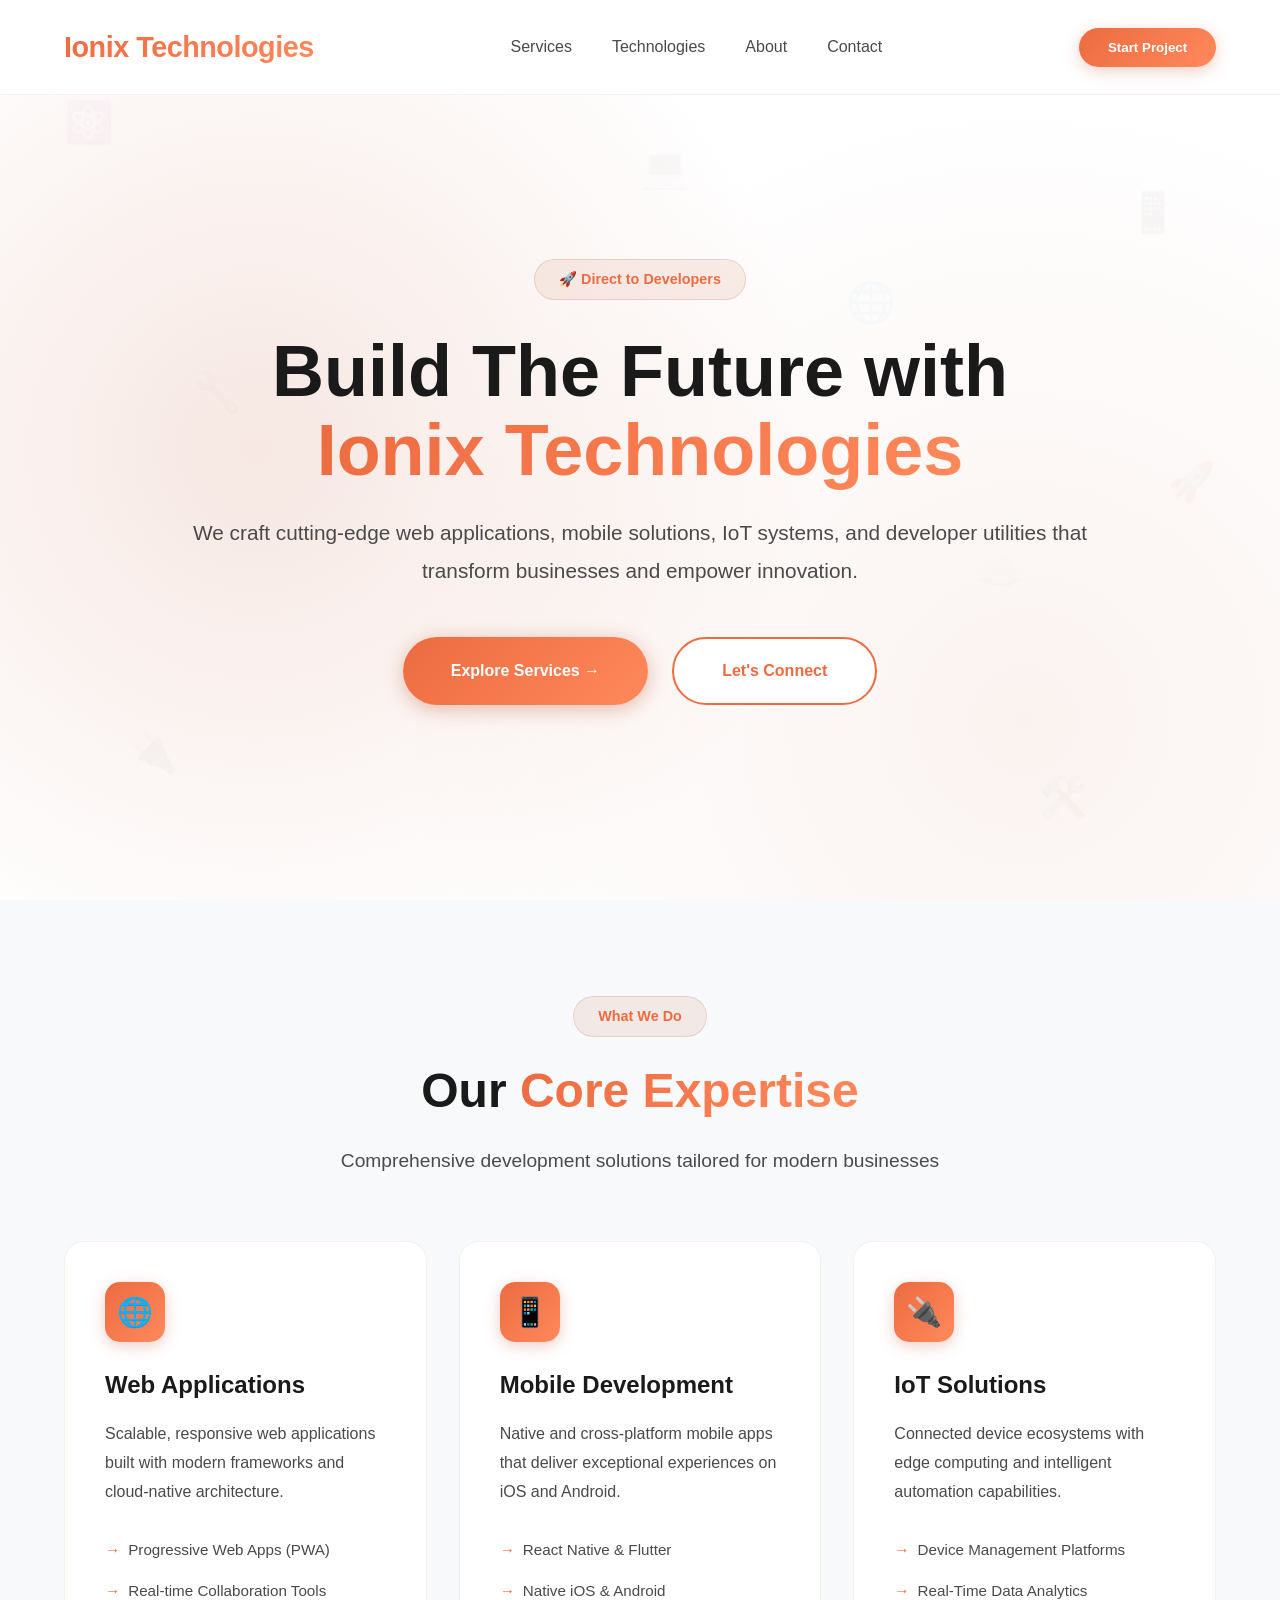
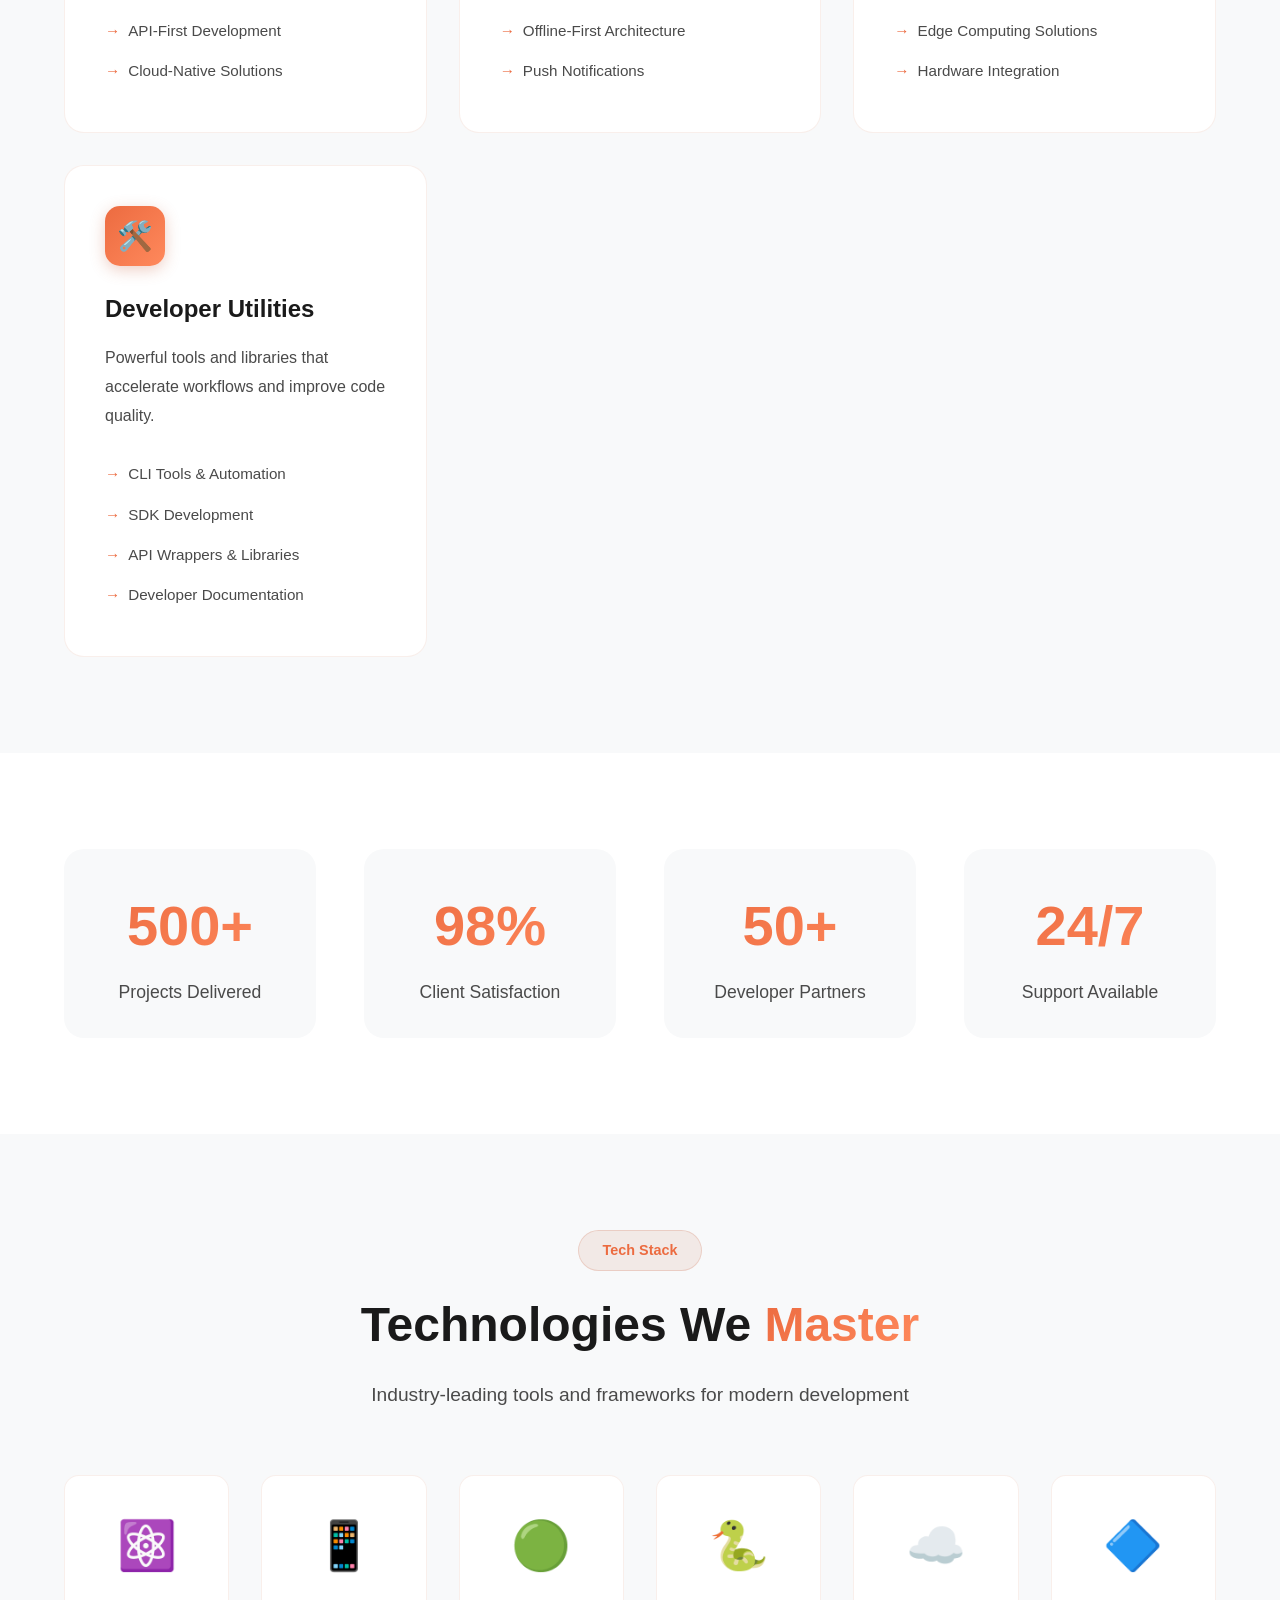
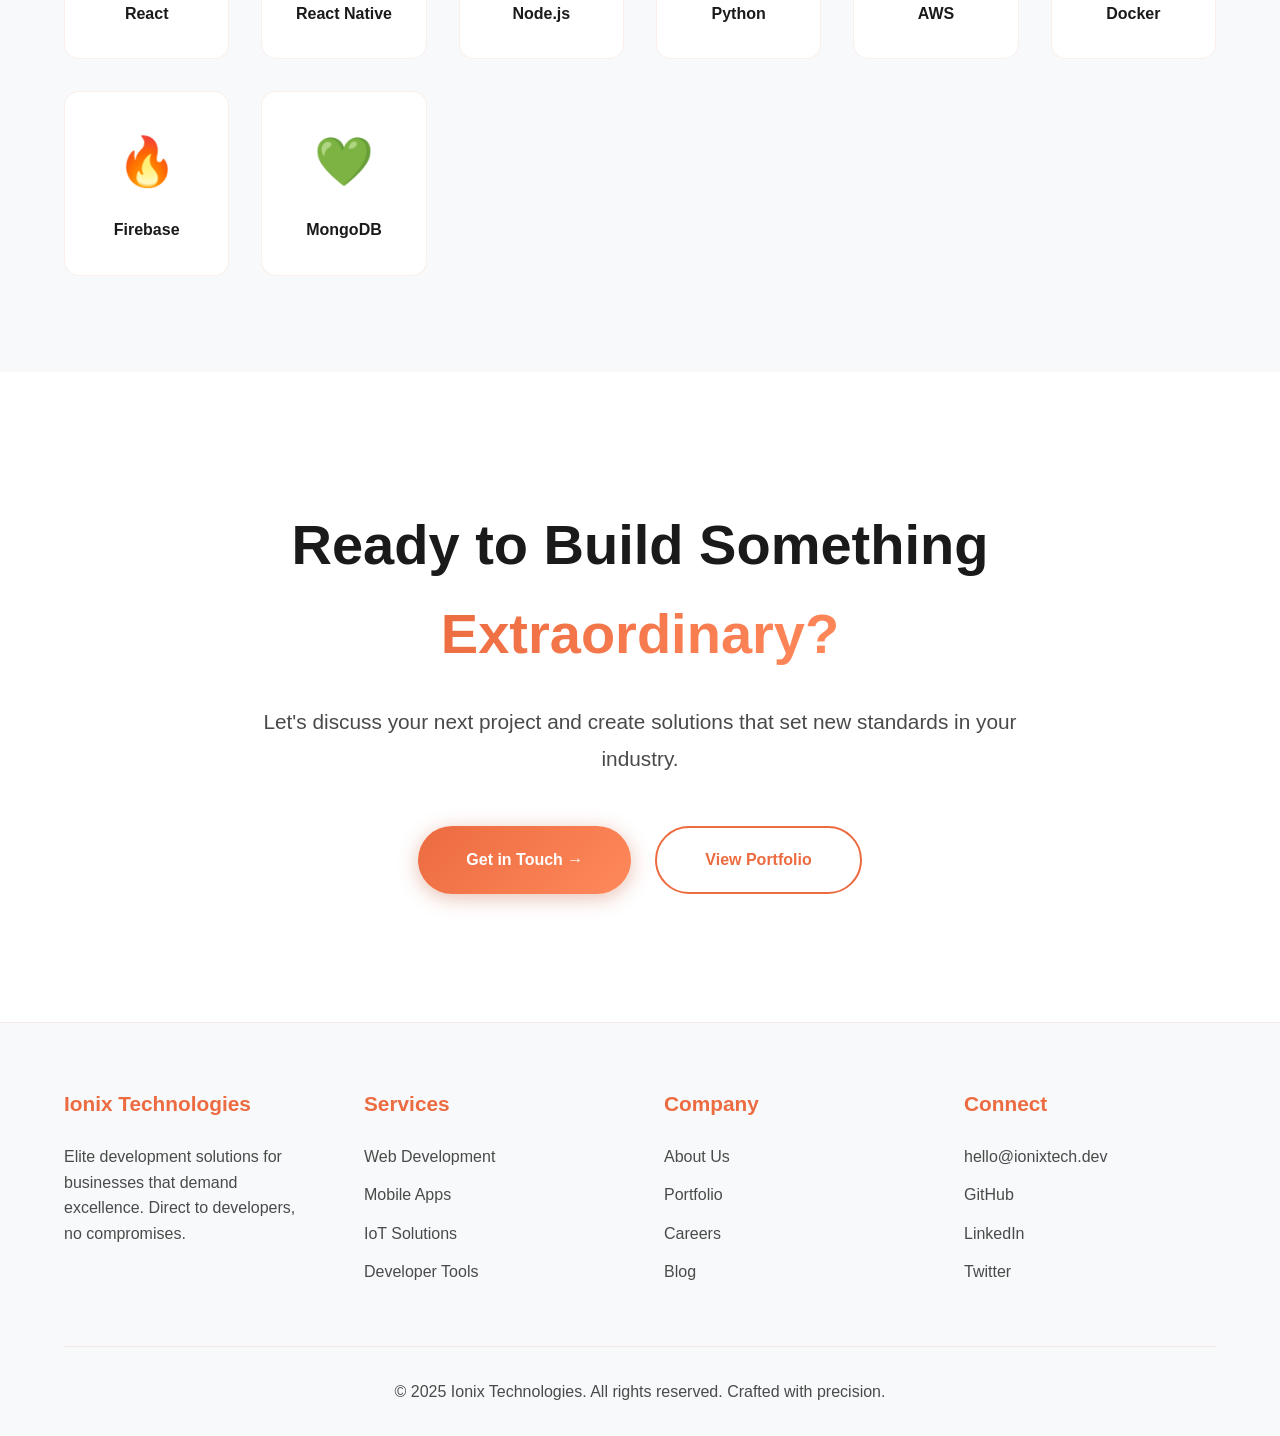
<file: tech_dev_website.html>
<!DOCTYPE html>
<html lang="en">
<head>
    <meta charset="UTF-8">
    <meta name="viewport" content="width=device-width, initial-scale=1.0">
    <title>Ionix Technologies - Elite Development Solutions</title>
	            <!-- --saffron: #c6613f; -->
            <!-- --dark-saffron: #a34f2f; -->
            <!-- --deep-saffron: #8a3f22; -->
    <style>
        * {
            margin: 0;
            padding: 0;
            box-sizing: border-box;
        }

        :root {

			    --saffron: #ec6b40;
    --dark-saffron: #ff895c;
    --deep-saffron: #ac5837;
			
            --bg-light: #FFFFFF;
            --bg-secondary: #F8F9FA;
            --text-dark: #1a1a1a;
            --text-medium: #4a4a4a;
            --text-light: #6a6a6a;
            --accent-glow: rgba(198, 97, 63, 0.15);
        }

        body {
            font-family: 'Inter', -apple-system, BlinkMacSystemFont, 'Segoe UI', Roboto, sans-serif;
            background: var(--bg-light);
            color: var(--text-dark);
            overflow-x: hidden;
            line-height: 1.6;
        }

        /* Animated gradient background */
        .bg-gradient {
            position: fixed;
            top: 0;
            left: 0;
            width: 100%;
            height: 100%;
            background: 
                radial-gradient(circle at 20% 50%, var(--accent-glow) 0%, transparent 50%),
                radial-gradient(circle at 80% 80%, rgba(198, 97, 63, 0.08) 0%, transparent 50%),
                var(--bg-light);
            z-index: -1;
            animation: gradientShift 15s ease infinite;
        }

        @keyframes gradientShift {
            0%, 100% { opacity: 1; }
            50% { opacity: 0.8; }
        }

        /* Tech Icons Pattern */
        .tech-icons {
            position: absolute;
            width: 100%;
            height: 100%;
            opacity: 0.06;
            pointer-events: none;
        }

        .tech-icon {
            position: absolute;
            font-size: 2.5rem;
            color: var(--saffron);
            animation: floatIcon 20s infinite ease-in-out;
            opacity: 0.5;
        }

        .tech-icon:nth-child(1) { top: 10%; left: 5%; animation-delay: 0s; }
        .tech-icon:nth-child(2) { top: 20%; right: 8%; animation-delay: 2s; }
        .tech-icon:nth-child(3) { top: 40%; left: 15%; animation-delay: 4s; }
        .tech-icon:nth-child(4) { top: 60%; right: 20%; animation-delay: 1s; }
        .tech-icon:nth-child(5) { top: 80%; left: 10%; animation-delay: 3s; }
        .tech-icon:nth-child(6) { top: 15%; left: 50%; animation-delay: 5s; }
        .tech-icon:nth-child(7) { top: 50%; right: 5%; animation-delay: 2.5s; }
        .tech-icon:nth-child(8) { top: 70%; left: 40%; animation-delay: 1.5s; }
        .tech-icon:nth-child(9) { top: 30%; right: 30%; animation-delay: 4.5s; }
        .tech-icon:nth-child(10) { top: 85%; right: 15%; animation-delay: 3.5s; }

        @keyframes floatIcon {
            0%, 100% {
                transform: translateY(0) rotate(0deg);
                opacity: 0.3;
            }
            50% {
                transform: translateY(-30px) rotate(5deg);
                opacity: 0.6;
            }
        }

        /* Navigation */
        nav {
            position: fixed;
            top: 0;
            width: 100%;
            padding: 1.5rem 5%;
            background: rgba(255, 255, 255, 0.95);
            backdrop-filter: blur(20px);
            border-bottom: 1px solid rgba(198, 97, 63, 0.1);
            z-index: 1000;
            transition: all 0.3s ease;
        }

        nav.scrolled {
            padding: 1rem 5%;
            background: rgba(255, 255, 255, 0.98);
            box-shadow: 0 2px 20px rgba(0, 0, 0, 0.05);
        }

        .nav-container {
            max-width: 1400px;
            margin: 0 auto;
            display: flex;
            justify-content: space-between;
            align-items: center;
        }

        .logo {
            font-size: 1.8rem;
            font-weight: 800;
            background: linear-gradient(135deg, var(--saffron), var(--dark-saffron));
            -webkit-background-clip: text;
            -webkit-text-fill-color: transparent;
            letter-spacing: -0.5px;
        }

        .nav-links {
            display: flex;
            gap: 2.5rem;
            list-style: none;
        }

        .nav-links a {
            color: var(--text-medium);
            text-decoration: none;
            font-weight: 500;
            transition: all 0.3s ease;
            position: relative;
        }

        .nav-links a:hover {
            color: var(--saffron);
        }

        .nav-links a::after {
            content: '';
            position: absolute;
            bottom: -5px;
            left: 0;
            width: 0;
            height: 2px;
            background: var(--saffron);
            transition: width 0.3s ease;
        }

        .nav-links a:hover::after {
            width: 100%;
        }

        .cta-btn {
            background: linear-gradient(135deg, var(--saffron), var(--dark-saffron));
            color: white;
            padding: 0.75rem 1.8rem;
            border-radius: 50px;
            border: none;
            font-weight: 600;
            cursor: pointer;
            transition: all 0.3s ease;
            box-shadow: 0 4px 15px rgba(198, 97, 63, 0.3);
        }

        .cta-btn:hover {
            transform: translateY(-2px);
            box-shadow: 0 6px 25px rgba(198, 97, 63, 0.5);
        }

        /* Hero Section */
        .hero {
            min-height: 100vh;
            display: flex;
            align-items: center;
            padding: 8rem 5% 4rem;
        }

        .hero-container {
            max-width: 1400px;
            margin: 0 auto;
            width: 100%;
        }

        .hero-content {
            text-align: center;
            max-width: 900px;
            margin: 0 auto;
        }

        .hero-badge {
            display: inline-block;
            padding: 0.5rem 1.5rem;
            background: rgba(198, 97, 63, 0.1);
            border: 1px solid rgba(198, 97, 63, 0.2);
            border-radius: 50px;
            color: var(--saffron);
            font-size: 0.9rem;
            font-weight: 600;
            margin-bottom: 2rem;
            animation: fadeInDown 0.8s ease;
        }

        .hero h1 {
            font-size: 4.5rem;
            font-weight: 800;
            line-height: 1.1;
            margin-bottom: 1.5rem;
            color: var(--text-dark);
            animation: fadeInUp 0.8s ease 0.2s backwards;
        }

        .hero h1 .gradient-text {
            background: linear-gradient(135deg, var(--saffron), var(--dark-saffron));
            -webkit-background-clip: text;
            -webkit-text-fill-color: transparent;
        }

        .hero-description {
            font-size: 1.3rem;
            color: var(--text-medium);
            margin-bottom: 3rem;
            line-height: 1.8;
            animation: fadeInUp 0.8s ease 0.4s backwards;
        }

        .hero-buttons {
            display: flex;
            gap: 1.5rem;
            justify-content: center;
            flex-wrap: wrap;
            animation: fadeInUp 0.8s ease 0.6s backwards;
        }

        .btn-primary {
            background: linear-gradient(135deg, var(--saffron), var(--dark-saffron));
            color: white;
            padding: 1.2rem 3rem;
            border-radius: 50px;
            text-decoration: none;
            font-weight: 600;
            transition: all 0.3s ease;
            box-shadow: 0 4px 20px rgba(198, 97, 63, 0.4);
            display: inline-flex;
            align-items: center;
            gap: 0.5rem;
        }

        .btn-primary:hover {
            transform: translateY(-3px);
            box-shadow: 0 8px 30px rgba(198, 97, 63, 0.6);
        }

        .btn-secondary {
            background: white;
            color: var(--saffron);
            padding: 1.2rem 3rem;
            border: 2px solid var(--saffron);
            border-radius: 50px;
            text-decoration: none;
            font-weight: 600;
            transition: all 0.3s ease;
            display: inline-flex;
            align-items: center;
            gap: 0.5rem;
        }

        .btn-secondary:hover {
            background: var(--saffron);
            color: white;
            transform: translateY(-3px);
        }

        @keyframes fadeInUp {
            from {
                opacity: 0;
                transform: translateY(30px);
            }
            to {
                opacity: 1;
                transform: translateY(0);
            }
        }

        @keyframes fadeInDown {
            from {
                opacity: 0;
                transform: translateY(-30px);
            }
            to {
                opacity: 1;
                transform: translateY(0);
            }
        }

        /* Services Section */
        .services {
            padding: 6rem 5%;
            background: var(--bg-secondary);
        }

        .services-container {
            max-width: 1400px;
            margin: 0 auto;
        }

        .section-header {
            text-align: center;
            margin-bottom: 4rem;
        }

        .section-badge {
            display: inline-block;
            padding: 0.5rem 1.5rem;
            background: rgba(198, 97, 63, 0.1);
            border: 1px solid rgba(198, 97, 63, 0.2);
            border-radius: 50px;
            color: var(--saffron);
            font-size: 0.9rem;
            font-weight: 600;
            margin-bottom: 1rem;
        }

        .section-header h2 {
            font-size: 3rem;
            margin-bottom: 1rem;
            color: var(--text-dark);
        }

        .section-header h2 .gradient-text {
            background: linear-gradient(135deg, var(--saffron), var(--dark-saffron));
            -webkit-background-clip: text;
            -webkit-text-fill-color: transparent;
        }

        .section-header p {
            font-size: 1.2rem;
            color: var(--text-medium);
            max-width: 700px;
            margin: 0 auto;
        }

        .services-grid {
            display: grid;
            grid-template-columns: repeat(auto-fit, minmax(320px, 1fr));
            gap: 2rem;
        }

        .service-card {
            background: white;
            border: 1px solid rgba(198, 97, 63, 0.1);
            border-radius: 20px;
            padding: 2.5rem;
            transition: all 0.4s ease;
            cursor: pointer;
        }

        .service-card:hover {
            transform: translateY(-10px);
            border-color: var(--saffron);
            box-shadow: 0 20px 60px rgba(198, 97, 63, 0.15);
        }

        .service-icon {
            width: 60px;
            height: 60px;
            background: linear-gradient(135deg, var(--saffron), var(--dark-saffron));
            border-radius: 15px;
            display: flex;
            align-items: center;
            justify-content: center;
            font-size: 1.8rem;
            margin-bottom: 1.5rem;
            box-shadow: 0 4px 15px rgba(198, 97, 63, 0.3);
        }

        .service-card h3 {
            font-size: 1.5rem;
            margin-bottom: 1rem;
            color: var(--text-dark);
        }

        .service-card p {
            color: var(--text-medium);
            line-height: 1.8;
            margin-bottom: 1.5rem;
        }

        .service-features {
            list-style: none;
        }

        .service-features li {
            padding: 0.5rem 0;
            color: var(--text-medium);
            display: flex;
            align-items: center;
            gap: 0.5rem;
            font-size: 0.95rem;
        }

        .service-features li::before {
            content: '→';
            color: var(--saffron);
            font-weight: bold;
        }

        /* Stats Section */
        .stats {
            padding: 6rem 5%;
            background: white;
        }

        .stats-container {
            max-width: 1400px;
            margin: 0 auto;
            display: grid;
            grid-template-columns: repeat(auto-fit, minmax(250px, 1fr));
            gap: 3rem;
        }

        .stat-item {
            text-align: center;
            padding: 2rem;
            border-radius: 20px;
            background: var(--bg-secondary);
            transition: all 0.3s ease;
        }

        .stat-item:hover {
            transform: translateY(-5px);
            box-shadow: 0 10px 30px rgba(198, 97, 63, 0.1);
        }

        .stat-number {
            font-size: 3.5rem;
            font-weight: 800;
            background: linear-gradient(135deg, var(--saffron), var(--dark-saffron));
            -webkit-background-clip: text;
            -webkit-text-fill-color: transparent;
            margin-bottom: 0.5rem;
        }

        .stat-label {
            font-size: 1.1rem;
            color: var(--text-medium);
            font-weight: 500;
        }

        /* Technologies Section */
        .technologies {
            padding: 6rem 5%;
            background: var(--bg-secondary);
        }

        .tech-grid {
            display: grid;
            grid-template-columns: repeat(auto-fit, minmax(150px, 1fr));
            gap: 2rem;
            max-width: 1200px;
            margin: 3rem auto 0;
        }

        .tech-item {
            background: white;
            padding: 2rem;
            border-radius: 15px;
            text-align: center;
            transition: all 0.3s ease;
            border: 1px solid rgba(198, 97, 63, 0.1);
        }

        .tech-item:hover {
            transform: translateY(-5px);
            border-color: var(--saffron);
            box-shadow: 0 10px 30px rgba(198, 97, 63, 0.15);
        }

        .tech-item-icon {
            font-size: 3rem;
            margin-bottom: 1rem;
        }

        .tech-item-name {
            font-weight: 600;
            color: var(--text-dark);
        }

        /* CTA Section */
        .cta-section {
            padding: 8rem 5%;
            background: white;
            text-align: center;
        }

        .cta-content {
            max-width: 800px;
            margin: 0 auto;
        }

        .cta-section h2 {
            font-size: 3.5rem;
            margin-bottom: 1.5rem;
            color: var(--text-dark);
        }

        .cta-section h2 .gradient-text {
            background: linear-gradient(135deg, var(--saffron), var(--dark-saffron));
            -webkit-background-clip: text;
            -webkit-text-fill-color: transparent;
        }

        .cta-section p {
            font-size: 1.3rem;
            color: var(--text-medium);
            margin-bottom: 3rem;
            line-height: 1.8;
        }

        /* Footer */
        footer {
            padding: 4rem 5% 2rem;
            background: var(--bg-secondary);
            border-top: 1px solid rgba(198, 97, 63, 0.1);
        }

        .footer-content {
            max-width: 1400px;
            margin: 0 auto;
            display: grid;
            grid-template-columns: repeat(auto-fit, minmax(250px, 1fr));
            gap: 3rem;
            margin-bottom: 3rem;
        }

        .footer-section h3 {
            color: var(--saffron);
            margin-bottom: 1.5rem;
            font-size: 1.3rem;
        }

        .footer-section p, .footer-section a {
            color: var(--text-medium);
            text-decoration: none;
            display: block;
            margin-bottom: 0.8rem;
            transition: color 0.3s ease;
        }

        .footer-section a:hover {
            color: var(--saffron);
        }

        .footer-bottom {
            text-align: center;
            padding-top: 2rem;
            border-top: 1px solid rgba(198, 97, 63, 0.1);
            color: var(--text-medium);
        }

        /* Responsive */
        @media (max-width: 968px) {
            .hero h1 {
                font-size: 3rem;
            }

            .nav-links {
                display: none;
            }

            .services-grid {
                grid-template-columns: 1fr;
            }

            .section-header h2 {
                font-size: 2.5rem;
            }
        }
    </style>
</head>
<body>
    <div class="bg-gradient">
        <div class="tech-icons">
            <div class="tech-icon">⚛️</div>
            <div class="tech-icon">📱</div>
            <div class="tech-icon">🔧</div>
            <div class="tech-icon">☁️</div>
            <div class="tech-icon">🔌</div>
            <div class="tech-icon">💻</div>
            <div class="tech-icon">🚀</div>
            <div class="tech-icon">⚡</div>
            <div class="tech-icon">🌐</div>
            <div class="tech-icon">🛠️</div>
        </div>
    </div>

    <nav id="navbar">
        <div class="nav-container">
            <div class="logo">Ionix Technologies</div>
            <ul class="nav-links">
                <li><a href="#services">Services</a></li>
                <li><a href="#technologies">Technologies</a></li>
                <li><a href="#about">About</a></li>
                <li><a href="#contact">Contact</a></li>
            </ul>
            <button class="cta-btn">Start Project</button>
        </div>
    </nav>

    <section class="hero">
        <div class="hero-container">
            <div class="hero-content">
                <div class="hero-badge">🚀 Direct to Developers</div>
                <h1>
                    Build The Future with <br>
                    <span class="gradient-text">Ionix Technologies</span>
                </h1>
                <p class="hero-description">
                    We craft cutting-edge web applications, mobile solutions, IoT systems, and developer utilities that transform businesses and empower innovation.
                </p>
                <div class="hero-buttons">
                    <a href="#services" class="btn-primary">
                        Explore Services →
                    </a>
                    <a href="#contact" class="btn-secondary">
                        Let's Connect
                    </a>
                </div>
            </div>
        </div>
    </section>

    <section class="services" id="services">
        <div class="services-container">
            <div class="section-header">
                <div class="section-badge">What We Do</div>
                <h2>Our <span class="gradient-text">Core Expertise</span></h2>
                <p>Comprehensive development solutions tailored for modern businesses</p>
            </div>
            <div class="services-grid">
                <div class="service-card">
                    <div class="service-icon">🌐</div>
                    <h3>Web Applications</h3>
                    <p>Scalable, responsive web applications built with modern frameworks and cloud-native architecture.</p>
                    <ul class="service-features">
                        <li>Progressive Web Apps (PWA)</li>
                        <li>Real-time Collaboration Tools</li>
                        <li>API-First Development</li>
                        <li>Cloud-Native Solutions</li>
                    </ul>
                </div>

                <div class="service-card">
                    <div class="service-icon">📱</div>
                    <h3>Mobile Development</h3>
                    <p>Native and cross-platform mobile apps that deliver exceptional experiences on iOS and Android.</p>
                    <ul class="service-features">
                        <li>React Native & Flutter</li>
                        <li>Native iOS & Android</li>
                        <li>Offline-First Architecture</li>
                        <li>Push Notifications</li>
                    </ul>
                </div>

                <div class="service-card">
                    <div class="service-icon">🔌</div>
                    <h3>IoT Solutions</h3>
                    <p>Connected device ecosystems with edge computing and intelligent automation capabilities.</p>
                    <ul class="service-features">
                        <li>Device Management Platforms</li>
                        <li>Real-Time Data Analytics</li>
                        <li>Edge Computing Solutions</li>
                        <li>Hardware Integration</li>
                    </ul>
                </div>

                <div class="service-card">
                    <div class="service-icon">🛠️</div>
                    <h3>Developer Utilities</h3>
                    <p>Powerful tools and libraries that accelerate workflows and improve code quality.</p>
                    <ul class="service-features">
                        <li>CLI Tools & Automation</li>
                        <li>SDK Development</li>
                        <li>API Wrappers & Libraries</li>
                        <li>Developer Documentation</li>
                    </ul>
                </div>
            </div>
        </div>
    </section>

    <section class="stats">
        <div class="stats-container">
            <div class="stat-item">
                <div class="stat-number">500+</div>
                <div class="stat-label">Projects Delivered</div>
            </div>
            <div class="stat-item">
                <div class="stat-number">98%</div>
                <div class="stat-label">Client Satisfaction</div>
            </div>
            <div class="stat-item">
                <div class="stat-number">50+</div>
                <div class="stat-label">Developer Partners</div>
            </div>
            <div class="stat-item">
                <div class="stat-number">24/7</div>
                <div class="stat-label">Support Available</div>
            </div>
        </div>
    </section>

    <section class="technologies" id="technologies">
        <div class="services-container">
            <div class="section-header">
                <div class="section-badge">Tech Stack</div>
                <h2>Technologies We <span class="gradient-text">Master</span></h2>
                <p>Industry-leading tools and frameworks for modern development</p>
            </div>
            <div class="tech-grid">
                <div class="tech-item">
                    <div class="tech-item-icon">⚛️</div>
                    <div class="tech-item-name">React</div>
                </div>
                <div class="tech-item">
                    <div class="tech-item-icon">📱</div>
                    <div class="tech-item-name">React Native</div>
                </div>
                <div class="tech-item">
                    <div class="tech-item-icon">🟢</div>
                    <div class="tech-item-name">Node.js</div>
                </div>
                <div class="tech-item">
                    <div class="tech-item-icon">🐍</div>
                    <div class="tech-item-name">Python</div>
                </div>
                <div class="tech-item">
                    <div class="tech-item-icon">☁️</div>
                    <div class="tech-item-name">AWS</div>
                </div>
                <div class="tech-item">
                    <div class="tech-item-icon">🔷</div>
                    <div class="tech-item-name">Docker</div>
                </div>
                <div class="tech-item">
                    <div class="tech-item-icon">🔥</div>
                    <div class="tech-item-name">Firebase</div>
                </div>
                <div class="tech-item">
                    <div class="tech-item-icon">💚</div>
                    <div class="tech-item-name">MongoDB</div>
                </div>
            </div>
        </div>
    </section>

    <section class="cta-section" id="contact">
        <div class="cta-content">
            <h2>Ready to Build Something <span class="gradient-text">Extraordinary?</span></h2>
            <p>Let's discuss your next project and create solutions that set new standards in your industry.</p>
            <div class="hero-buttons">
                <a href="mailto:hello@ionixtech.dev" class="btn-primary">Get in Touch →</a>
                <a href="#" class="btn-secondary">View Portfolio</a>
            </div>
        </div>
    </section>

    <footer>
        <div class="footer-content">
            <div class="footer-section">
                <h3>Ionix Technologies</h3>
                <p>Elite development solutions for businesses that demand excellence. Direct to developers, no compromises.</p>
            </div>
            <div class="footer-section">
                <h3>Services</h3>
                <a href="#services">Web Development</a>
                <a href="#services">Mobile Apps</a>
                <a href="#services">IoT Solutions</a>
                <a href="#services">Developer Tools</a>
            </div>
            <div class="footer-section">
                <h3>Company</h3>
                <a href="#about">About Us</a>
                <a href="#">Portfolio</a>
                <a href="#">Careers</a>
                <a href="#">Blog</a>
            </div>
            <div class="footer-section">
                <h3>Connect</h3>
                <a href="mailto:hello@ionixtech.dev">hello@ionixtech.dev</a>
                <a href="#">GitHub</a>
                <a href="#">LinkedIn</a>
                <a href="#">Twitter</a>
            </div>
        </div>
        <div class="footer-bottom">
            <p>&copy; 2025 Ionix Technologies. All rights reserved. Crafted with precision.</p>
        </div>
    </footer>

    <script>
        // Navbar scroll effect
        const navbar = document.getElementById('navbar');
        window.addEventListener('scroll', () => {
            if (window.scrollY > 50) {
                navbar.classList.add('scrolled');
            } else {
                navbar.classList.remove('scrolled');
            }
        });

        // Smooth scrolling
        document.querySelectorAll('a[href^="#"]').forEach(anchor => {
            anchor.addEventListener('click', function (e) {
                e.preventDefault();
                const target = document.querySelector(this.getAttribute('href'));
                if (target) {
                    target.scrollIntoView({
                        behavior: 'smooth',
                        block: 'start'
                    });
                }
            });
        });
    </script>
</body>
</html>
</file>
<file: styles/style.css>
* {
    margin: 0;
    padding: 0;
    box-sizing: border-box;
}

:root {
    --saffron: #FF6B35;
    --saffron-dark: #E55A2B;
    --saffron-light: #FF8C5A;
    --saffron-glow: rgba(255, 107, 53, 0.3);
    --saffron-glow-light: rgba(255, 107, 53, 0.1);
    --bg-dark: #0A0A0F;
    --bg-darker: #050508;
    --bg-card: rgba(255, 255, 255, 0.05);
    --bg-glass: rgba(255, 255, 255, 0.08);
    --bg-glass-heavy: rgba(255, 255, 255, 0.12);
    --text-light: #FFFFFF;
    --text-medium: #B0B0C0;
    --text-dark: #88889C;
    --border-light: rgba(255, 255, 255, 0.1);
    --border-medium: rgba(255, 255, 255, 0.15);
    --border-glow: rgba(255, 107, 53, 0.4);
    --shadow-glow: 0 0 30px rgba(255, 107, 53, 0.3);
    --shadow-heavy: 0 20px 40px rgba(0, 0, 0, 0.5);
    --gradient-saffron: linear-gradient(135deg, var(--saffron), var(--saffron-light));
    --gradient-dark: linear-gradient(135deg, var(--bg-darker), var(--bg-dark));
}

body {
    font-family: 'Inter', sans-serif;
    background: var(--bg-dark);
    color: var(--text-light);
    overflow-x: hidden;
    line-height: 1.6;
}

/* Liquid Glass Background */
.liquid-bg {
    position: fixed;
    top: 0;
    left: 0;
    width: 100%;
    height: 100%;
    background: var(--gradient-dark);
    z-index: -3;
    overflow: hidden;
}

.glass-layer-1 {
    position: absolute;
    top: 0;
    left: 0;
    width: 100%;
    height: 100%;
    background:
        radial-gradient(circle at 20% 80%, var(--saffron-glow-light) 0%, transparent 50%),
        radial-gradient(circle at 80% 20%, rgba(255, 107, 53, 0.05) 0%, transparent 50%);
    animation: liquidMove 25s ease-in-out infinite;
}

.glass-layer-2 {
    position: absolute;
    top: 0;
    left: 0;
    width: 100%;
    height: 100%;
    background:
        radial-gradient(circle at 60% 40%, rgba(255, 107, 53, 0.08) 0%, transparent 50%),
        radial-gradient(circle at 40% 60%, rgba(255, 140, 90, 0.06) 0%, transparent 50%);
    animation: liquidMove 30s ease-in-out infinite reverse;
}

@keyframes liquidMove {

    0%,
    100% {
        transform: translate(0, 0) scale(1);
    }

    25% {
        transform: translate(-2%, 1%) scale(1.02);
    }

    50% {
        transform: translate(1%, -2%) scale(1.01);
    }

    75% {
        transform: translate(-1%, 2%) scale(1.03);
    }
}

/* Floating Blobs */
.floating-blobs {
    position: absolute;
    width: 100%;
    height: 100%;
}

.blob {
    position: absolute;
    border-radius: 50%;
    background: var(--saffron-glow-light);
    filter: blur(60px);
    animation: blobFloat 20s infinite ease-in-out;
}

.blob-1 {
    width: 400px;
    height: 400px;
    top: 10%;
    left: 5%;
    animation-delay: 0s;
}

.blob-2 {
    width: 300px;
    height: 300px;
    top: 60%;
    right: 10%;
    animation-delay: 7s;
}

.blob-3 {
    width: 350px;
    height: 350px;
    bottom: 20%;
    left: 20%;
    animation-delay: 14s;
}

.blob-4 {
    width: 250px;
    height: 250px;
    top: 30%;
    right: 20%;
    animation-delay: 21s;
}

@keyframes blobFloat {

    0%,
    100% {
        transform: translate(0, 0) scale(1);
    }

    33% {
        transform: translate(30px, -40px) scale(1.1);
    }

    66% {
        transform: translate(-20px, 30px) scale(0.9);
    }
}

/* Particles */
.particles-container {
    position: fixed;
    top: 0;
    left: 0;
    width: 100%;
    height: 100%;
    pointer-events: none;
    z-index: -2;
}

.particle {
    position: absolute;
    width: 2px;
    height: 2px;
    background: var(--saffron);
    border-radius: 50%;
    animation: particleFloat 15s infinite ease-in-out;
    opacity: 0.6;
}

@keyframes particleFloat {

    0%,
    100% {
        transform: translateY(0) rotate(0deg);
        opacity: 0.3;
    }

    50% {
        transform: translateY(-100px) rotate(180deg);
        opacity: 0.8;
    }
}

/* Navigation */
nav {
    position: fixed;
    top: 0;
    width: 100%;
    padding: 1.5rem 5%;
    background: rgba(10, 10, 15, 0.8);
    backdrop-filter: blur(20px) saturate(180%);
    border-bottom: 1px solid var(--border-light);
    z-index: 1000;
    transition: all 0.4s cubic-bezier(0.4, 0, 0.2, 1);
}

nav.scrolled {
    padding: 1rem 5%;
    background: rgba(10, 10, 15, 0.95);
    border-bottom-color: var(--border-glow);
}

.nav-container {
    max-width: 1400px;
    margin: 0 auto;
    display: flex;
    justify-content: space-between;
    align-items: center;
}

.logo {
    display: flex;
    align-items: center;
    gap: 0.75rem;
    font-size: 1.5rem;
    font-weight: 700;
    color: var(--text-light);
}

.logo-image {
    height: 100px;
    width: auto;
    transition: all 0.3s ease;
    animation: logoPulse 3s ease-in-out infinite;
}

.logo-image:hover {
    transform: scale(1.05);
    filter: drop-shadow(0 0 15px var(--saffron-glow));
}

@keyframes logoPulse {

    0%,
    100% {
        transform: scale(1);
        filter: drop-shadow(0 0 5px var(--saffron-glow));
    }

    50% {
        transform: scale(1.03);
        filter: drop-shadow(0 0 10px var(--saffron-glow));
    }
}



.nav-links {
    display: flex;
    gap: 2.5rem;
    list-style: none;
}

.nav-link {
    color: var(--text-medium);
    text-decoration: none;
    font-weight: 500;
    transition: all 0.3s ease;
    position: relative;
    padding: 0.5rem 0;
}

.nav-link:hover {
    color: var(--saffron);
}

.nav-link::after {
    content: '';
    position: absolute;
    bottom: 0;
    left: 0;
    width: 0;
    height: 2px;
    background: var(--gradient-saffron);
    transition: width 0.3s ease;
    border-radius: 2px;
}

.nav-link:hover::after {
    width: 100%;
}

.cta-btn {
    background: var(--gradient-saffron);
    color: white;
    padding: 0.75rem 1.5rem;
    border: none;
    border-radius: 50px;
    font-weight: 600;
    cursor: pointer;
    transition: all 0.3s ease;
    position: relative;
    overflow: hidden;
    display: flex;
    align-items: center;
    gap: 0.5rem;
    box-shadow: 0 4px 15px var(--saffron-glow);
}

.cta-btn:hover {
    transform: translateY(-2px);
    box-shadow: 0 8px 25px var(--saffron-glow);
}

.btn-shine {
    position: absolute;
    top: 0;
    left: -100%;
    width: 100%;
    height: 100%;
    background: linear-gradient(90deg, transparent, rgba(255, 255, 255, 0.4), transparent);
    transition: left 0.5s;
}

.cta-btn:hover .btn-shine {
    left: 100%;
}

/* Hero Section */
.hero {
    min-height: 100vh;
    display: flex;
    align-items: center;
    padding: 8rem 5% 4rem;
    position: relative;
}

.hero-container {
    max-width: 1400px;
    margin: 0 auto;
    width: 100%;
    display: grid;
    grid-template-columns: 1fr 1fr;
    gap: 4rem;
    align-items: center;
}

.hero-content {
    position: relative;
    z-index: 2;
}

.hero-badge {
    display: inline-flex;
    align-items: center;
    gap: 0.5rem;
    padding: 0.5rem 1rem;
    background: var(--saffron-glow-light);
    border: 1px solid var(--border-glow);
    border-radius: 50px;
    color: var(--saffron);
    font-size: 0.9rem;
    font-weight: 600;
    margin-bottom: 2rem;
    backdrop-filter: blur(10px);
}

.pulse-dot {
    width: 8px;
    height: 8px;
    background: var(--saffron);
    border-radius: 50%;
    animation: pulse 2s infinite;
}

@keyframes pulse {

    0%,
    100% {
        opacity: 1;
        box-shadow: 0 0 0 0 var(--saffron-glow);
    }

    50% {
        opacity: 0.7;
        box-shadow: 0 0 0 10px transparent;
    }
}

.hero-title {
    font-size: 3.5rem;
    font-weight: 800;
    line-height: 1.1;
    margin-bottom: 1.5rem;
}

.title-line {
    display: block;
}

.highlight-line {
    position: relative;
}

.gradient-text {
    background: var(--gradient-saffron);
    -webkit-background-clip: text;
    -webkit-text-fill-color: transparent;
    background-clip: text;
    position: relative;
}

.text-glow {
    position: absolute;
    top: 0;
    left: 0;
    width: 100%;
    height: 100%;
    background: var(--gradient-saffron);
    filter: blur(20px);
    opacity: 0.3;
    z-index: -1;
    border-radius: 10px;
}

.hero-description {
    font-size: 1.2rem;
    color: var(--text-medium);
    margin-bottom: 2.5rem;
    line-height: 1.7;
}

.hero-buttons {
    display: flex;
    gap: 1rem;
    margin-bottom: 3rem;
}

.btn {
    padding: 1rem 2rem;
    border-radius: 50px;
    text-decoration: none;
    font-weight: 600;
    transition: all 0.3s ease;
    display: inline-flex;
    align-items: center;
    gap: 0.5rem;
    position: relative;
    overflow: hidden;
}

.btn-primary {
    background: var(--gradient-saffron);
    color: white;
    box-shadow: 0 4px 20px var(--saffron-glow);
}

.btn-primary:hover {
    transform: translateY(-2px);
    box-shadow: 0 8px 30px var(--saffron-glow);
}

.btn-secondary {
    background: transparent;
    color: var(--text-light);
    border: 2px solid var(--border-medium);
    backdrop-filter: blur(10px);
}

.btn-secondary:hover {
    border-color: var(--saffron);
    background: var(--saffron-glow-light);
    transform: translateY(-2px);
}

.btn-sparkle,
.btn-arrow {
    transition: transform 0.3s ease;
}

.btn:hover .btn-sparkle {
    transform: scale(1.2) rotate(180deg);
}

.btn:hover .btn-arrow {
    transform: translateX(3px);
}

/* Hero Stats - Unique class name */
.hero-stat-number {
    font-size: 2.5rem;
    font-weight: 800;
    color: var(--saffron);
    margin-bottom: 0.25rem;
    text-shadow: 0 0 20px var(--saffron-glow);
}

/* Keep existing hero-stats styles */
.hero-stats {
    display: flex;
    gap: 2rem;
}

.stat {
    text-align: center;
}

.stat-label {
    font-size: 0.9rem;
    color: var(--text-medium);
}

/* Nuclear option - force hero stats to show */
.hero-stat-number[data-count] {
    opacity: 1 !important;
    visibility: visible !important;
    animation: none !important;
}

.hero-stat-number[data-count="150"] {
    content: "150+" !important;
}

.hero-stat-number[data-count="98"] {
    content: "98%" !important;
}

.hero-stat-number[data-count="5"] {
    content: "5+" !important;
}



/* Hero Visual - Modern Code & Tech Elements */
.hero-visual {
    position: relative;
    height: 500px;
    display: flex;
    align-items: center;
    justify-content: center;
}

/* Code Window */
.code-window {
    background: var(--bg-glass-heavy);
    border-radius: 12px;
    backdrop-filter: blur(20px);
    border: 1px solid var(--border-light);
    box-shadow: var(--shadow-heavy);
    width: 380px;
    overflow: hidden;
    animation: codeWindowFloat 6s ease-in-out infinite;
    position: relative;
    z-index: 3;
}

@keyframes codeWindowFloat {

    0%,
    100% {
        transform: translateY(0) rotate(0deg);
    }

    33% {
        transform: translateY(-10px) rotate(0.5deg);
    }

    66% {
        transform: translateY(5px) rotate(-0.5deg);
    }
}

.window-header {
    background: rgba(255, 255, 255, 0.05);
    padding: 0.75rem 1rem;
    border-bottom: 1px solid var(--border-light);
    display: flex;
    align-items: center;
    gap: 1rem;
}

.window-controls {
    display: flex;
    gap: 0.5rem;
}

.control {
    width: 12px;
    height: 12px;
    border-radius: 50%;
    transition: all 0.3s ease;
}

.control.close {
    background: #ff5f57;
}

.control.minimize {
    background: #ffbd2e;
}

.control.maximize {
    background: #28ca42;
}

.control:hover {
    transform: scale(1.2);
    filter: brightness(1.2);
}

.window-title {
    color: var(--text-medium);
    font-size: 0.9rem;
    font-weight: 500;
}

.code-content {
    padding: 1.5rem;
    font-family: 'Monaco', 'Consolas', monospace;
    font-size: 0.9rem;
    line-height: 1.6;
}

.code-line {
    display: flex;
    gap: 1rem;
    margin-bottom: 0.5rem;
    transition: all 0.3s ease;
}

.code-line.highlight {
    background: var(--saffron-glow-light);
    margin: 0 -1.5rem;
    padding: 0.25rem 1.5rem;
    border-left: 3px solid var(--saffron);
}

.line-number {
    color: var(--text-dark);
    min-width: 30px;
    text-align: right;
    user-select: none;
}

.code-keyword {
    color: #ff6b9d;
    font-weight: 600;
}

.code-string {
    color: #6bcf7f;
}

.code-function {
    color: #6bb5ff;
}

.code-tag {
    color: #ff8b45;
}

.code-attr {
    color: #ffd76b;
}

/* Tech Elements */
.tech-element {
    position: absolute;
    display: flex;
    flex-direction: column;
    align-items: center;
    gap: 0.75rem;
    z-index: 2;
    animation: techElementFloat 8s ease-in-out infinite;
}

.tech-element span {
    background: var(--bg-glass);
    padding: 0.5rem 1rem;
    border-radius: 20px;
    font-size: 0.8rem;
    font-weight: 600;
    color: var(--text-light);
    backdrop-filter: blur(10px);
    border: 1px solid var(--border-light);
    white-space: nowrap;
    transition: all 0.3s ease;
}

.tech-element:hover span {
    background: var(--saffron-glow-light);
    border-color: var(--saffron);
    transform: translateY(-2px);
    box-shadow: 0 5px 15px var(--saffron-glow);
}

.element-shape {
    width: 60px;
    height: 60px;
    background: var(--gradient-saffron);
    border-radius: 15px;
    position: relative;
    animation: shapeRotate 10s linear infinite;
}

.element-shape::before {
    content: '';
    position: absolute;
    top: 50%;
    left: 50%;
    transform: translate(-50%, -50%);
    width: 30px;
    height: 30px;
    background: rgba(255, 255, 255, 0.9);
    border-radius: 8px;
}

.element-1 {
    top: 20%;
    left: 10%;
    animation-delay: 0s;
}

.element-2 {
    top: 60%;
    right: 15%;
    animation-delay: 2.5s;
}

.element-3 {
    bottom: 20%;
    left: 25%;
    animation-delay: 5s;
}

@keyframes techElementFloat {

    0%,
    100% {
        transform: translateY(0) scale(1);
    }

    50% {
        transform: translateY(-15px) scale(1.05);
    }
}

@keyframes shapeRotate {
    0% {
        transform: rotate(0deg);
    }

    100% {
        transform: rotate(360deg);
    }
}

/* Connection Lines */
.connection-line {
    position: absolute;
    background: linear-gradient(90deg, transparent, var(--saffron-glow), transparent);
    height: 2px;
    border-radius: 1px;
    animation: linePulse 4s ease-in-out infinite;
    z-index: 1;
}

.line-1 {
    top: 35%;
    left: 25%;
    width: 100px;
    transform: rotate(45deg);
    animation-delay: 0s;
}

.line-2 {
    top: 50%;
    right: 25%;
    width: 120px;
    transform: rotate(-30deg);
    animation-delay: 1.5s;
}

.line-3 {
    bottom: 35%;
    left: 35%;
    width: 80px;
    transform: rotate(15deg);
    animation-delay: 3s;
}

@keyframes linePulse {

    0%,
    100% {
        opacity: 0.3;
        transform: scaleX(0.8);
    }

    50% {
        opacity: 0.8;
        transform: scaleX(1);
    }
}

/* Remove old hero visual styles */
.hero-orb,
.floating-element {
    display: none;
}

.floating-element {
    position: absolute;
    background: var(--bg-glass);
    backdrop-filter: blur(20px);
    border-radius: 20px;
    padding: 1.5rem;
    box-shadow: var(--shadow-heavy);
    display: flex;
    flex-direction: column;
    align-items: center;
    gap: 0.5rem;
    transition: all 0.3s ease;
    border: 1px solid var(--border-light);
}

.floating-element:hover {
    transform: translateY(-5px) scale(1.05);
    border-color: var(--saffron);
    box-shadow: var(--shadow-glow);
}

.element-1 {
    top: 20%;
    left: 10%;
    animation: floatElement 6s ease-in-out infinite;
}

.element-2 {
    top: 50%;
    right: 20%;
    animation: floatElement 6s ease-in-out infinite 2s;
}

.element-3 {
    bottom: 20%;
    left: 30%;
    animation: floatElement 6s ease-in-out infinite 4s;
}

.element-icon {
    font-size: 2rem;
}

.element-text {
    font-weight: 600;
    color: var(--text-light);
}

.hero-orb {
    position: absolute;
    top: 50%;
    left: 50%;
    transform: translate(-50%, -50%);
    width: 200px;
    height: 200px;
    background: var(--saffron-glow-light);
    border-radius: 50%;
    filter: blur(60px);
    animation: orbPulse 4s ease-in-out infinite;
}

@keyframes floatElement {

    0%,
    100% {
        transform: translateY(0) rotate(0deg);
    }

    50% {
        transform: translateY(-20px) rotate(5deg);
    }
}

@keyframes orbPulse {

    0%,
    100% {
        opacity: 0.3;
        transform: translate(-50%, -50%) scale(1);
    }

    50% {
        opacity: 0.6;
        transform: translate(-50%, -50%) scale(1.1);
    }
}

/* Services Section */
.services {
    padding: 6rem 5%;
    background: transparent;
    position: relative;
}

.services-grid {
    display: grid;
    grid-template-columns: repeat(auto-fit, minmax(380px, 1fr));
    gap: 2rem;
    margin-top: 4rem;
    margin-bottom: 4rem;
}

.service-card {
    background: var(--bg-glass);
    border-radius: 24px;
    padding: 2.5rem;
    position: relative;
    overflow: hidden;
    border: 1px solid var(--border-light);
    backdrop-filter: blur(20px);
    transition: all 0.4s cubic-bezier(0.4, 0, 0.2, 1);
    display: flex;
    flex-direction: column;
    gap: 1.5rem;
    height: 100%;
}

.service-card:hover {
    transform: translateY(-10px) scale(1.02);
    border-color: var(--saffron);
    box-shadow:
        0 20px 40px rgba(0, 0, 0, 0.4),
        0 0 0 1px var(--border-glow);
}

.card-glow {
    position: absolute;
    top: 0;
    left: 0;
    width: 100%;
    height: 100%;
    background: var(--gradient-saffron);
    opacity: 0;
    transition: opacity 0.3s ease;
    border-radius: 24px;
    z-index: -1;
}

.service-card:hover .card-glow {
    opacity: 0.1;
}

.card-header {
    display: flex;
    align-items: center;
    gap: 1.5rem;
}

.service-icon {
    position: relative;
    flex-shrink: 0;
    width: 70px;
    height: 70px;
    display: flex;
    align-items: center;
    justify-content: center;
}

.service-icon i {
    font-size: 2rem;
    color: var(--text-light);
    position: relative;
    z-index: 2;
    transition: all 0.3s ease;
}

.service-card:hover .service-icon i {
    color: white;
    transform: scale(1.1);
}

.icon-bg {
    width: 100%;
    height: 100%;
    border-radius: 20px;
    position: absolute;
    top: 0;
    left: 0;
    opacity: 0.2;
    transition: all 0.3s ease;
}

.web-bg {
    background: linear-gradient(135deg, #667eea, #764ba2);
}

.mobile-bg {
    background: linear-gradient(135deg, #f093fb, #f5576c);
}

.ai-bg {
    background: linear-gradient(135deg, #4facfe, #00f2fe);
}

.cloud-bg {
    background: linear-gradient(135deg, #43e97b, #38f9d7);
}

.iot-bg {
    background: linear-gradient(135deg, #fa709a, #fee140);
}

.devops-bg {
    background: linear-gradient(135deg, #a8edea, #fed6e3);
}

.service-card:hover .icon-bg {
    opacity: 0.4;
    transform: scale(1.05);
}

.card-header h3 {
    font-size: 1.5rem;
    font-weight: 700;
    color: var(--text-light);
    line-height: 1.3;
    margin: 0;
    flex: 1;
}

.card-content {
    flex: 1;
    display: flex;
    flex-direction: column;
    gap: 1.25rem;
}

.card-content p {
    color: var(--text-medium);
    line-height: 1.6;
    margin: 0;
    font-size: 1rem;
    min-height: 60px;
}

.service-features {
    list-style: none;
    display: flex;
    flex-direction: column;
    gap: 0.75rem;
    margin: 0;
    padding: 0;
}

.service-features li {
    padding: 0.75rem 1rem;
    color: var(--text-medium);
    background: rgba(255, 255, 255, 0.03);
    border-radius: 12px;
    font-size: 0.9rem;
    transition: all 0.3s ease;
    border: 1px solid transparent;
    display: flex;
    align-items: center;
    gap: 0.75rem;
    position: relative;
    overflow: hidden;
}

.service-features li::before {
    content: '';
    position: absolute;
    left: 0;
    top: 0;
    height: 100%;
    width: 3px;
    background: var(--gradient-saffron);
    opacity: 0;
    transition: opacity 0.3s ease;
}

.service-features li i {
    color: var(--saffron);
    font-size: 0.9rem;
    width: 16px;
    text-align: center;
    transition: all 0.3s ease;
}

.service-features li:hover {
    color: var(--text-light);
    background: rgba(255, 255, 255, 0.08);
    border-color: var(--border-light);
    transform: translateX(8px);
}

.service-features li:hover::before {
    opacity: 1;
}

.service-features li:hover i {
    color: var(--saffron-light);
    transform: scale(1.2);
}

/* Service Stats */
.service-stats {
    display: grid;
    grid-template-columns: repeat(auto-fit, minmax(220px, 1fr));
    gap: 2rem;
    background: var(--bg-glass);
    border-radius: 20px;
    padding: 3rem;
    border: 1px solid var(--border-light);
    backdrop-filter: blur(20px);
    transform: translateZ(0);
    will-change: transform;
}

.stats-item {
    display: flex;
    align-items: center;
    gap: 1.5rem;
    text-align: left;
}

.stats-icon {
    font-size: 2.5rem;
    color: var(--saffron);
    transition: all 0.3s ease;
    width: 60px;
    height: 60px;
    display: flex;
    align-items: center;
    justify-content: center;
    background: var(--saffron-glow-light);
    border-radius: 15px;
    flex-shrink: 0;
}

.stats-svg {
    width: 30px;
    height: 30px;
    transition: all 0.3s ease;
}

.stats-item:hover .stats-icon {
    color: white;
    background: var(--gradient-saffron);
    transform: scale(1.1) rotate(5deg);
}

.stats-item:hover .stats-svg {
    transform: scale(1.2);
}

.stats-content {
    display: flex;
    flex-direction: column;
    gap: 0.25rem;
}

.stats-number {
    font-size: 2.2rem;
    font-weight: 800;
    color: var(--saffron);
    text-shadow: 0 0 20px var(--saffron-glow);
    line-height: 1;
    /* Force font rendering */
    -webkit-font-smoothing: antialiased;
    -moz-osx-font-smoothing: grayscale;
    text-rendering: optimizeSpeed;
    font-display: swap;
    /* Ensure visibility */
    opacity: 1 !important;
    visibility: visible !important;
}

.stats-label {
    font-size: 0.95rem;
    color: var(--text-medium);
    font-weight: 500;
}

/* Responsive Design */
@media (max-width: 968px) {
    .services-grid {
        grid-template-columns: 1fr;
        gap: 1.5rem;
    }

    .service-card {
        padding: 2rem;
    }

    .card-header {
        gap: 1.25rem;
    }

    .service-icon {
        width: 60px;
        height: 60px;
    }

    .service-icon i {
        font-size: 1.7rem;
    }

    .service-stats {
        grid-template-columns: 1fr;
        padding: 2rem;
        gap: 1.5rem;
    }

    .stats-item {
        justify-content: center;
        text-align: center;
        flex-direction: column;
        gap: 1rem;
    }

    .stats-icon {
        font-size: 2.8rem;
        /* Slightly smaller for tablets */
        width: 70px;
        height: 70px;
    }
}

@media (max-width: 480px) {
    .services-grid {
        grid-template-columns: 1fr;
    }

    .service-card {
        padding: 1.5rem;
    }

    .card-header {
        flex-direction: column;
        text-align: center;
        gap: 1rem;
    }

    .card-header h3 {
        font-size: 1.3rem;
    }

    .service-features li {
        padding: 0.6rem 0.8rem;
        font-size: 0.85rem;
    }

    .stats-icon {
        font-size: 2.5rem;
        /* Slightly smaller for mobile */
        width: 65px;
        height: 65px;
    }
}



/* Technologies Section - Redesigned */
.technologies {
    padding: 6rem 5%;
    background: transparent;
    position: relative;
    overflow: hidden;
}

.tech-categories {
    display: grid;
    grid-template-columns: repeat(auto-fit, minmax(350px, 1fr));
    gap: 2rem;
    position: relative;
    z-index: 2;
    margin-top: 4rem;
}

.tech-category {
    background: var(--bg-glass);
    border-radius: 24px;
    padding: 2.5rem;
    border: 1px solid var(--border-light);
    backdrop-filter: blur(20px);
    transition: all 0.4s cubic-bezier(0.4, 0, 0.2, 1);
    position: relative;
    overflow: hidden;
}

.tech-category::before {
    content: '';
    position: absolute;
    top: 0;
    left: -100%;
    width: 100%;
    height: 100%;
    background: linear-gradient(90deg, transparent, var(--saffron-glow-light), transparent);
    transition: left 0.6s ease;
}

.tech-category:hover::before {
    left: 100%;
}

.tech-category:hover {
    transform: translateY(-8px);
    border-color: var(--saffron);
    box-shadow:
        0 20px 40px rgba(0, 0, 0, 0.3),
        0 0 0 1px var(--border-glow);
}

.category-header {
    display: flex;
    align-items: center;
    gap: 1rem;

    margin-bottom: 1.5rem;
}

.category-icon {
    width: 60px;
    height: 60px;
    background: var(--gradient-saffron);
    border-radius: 16px;
    display: flex;
    align-items: center;
    justify-content: center;
    font-size: 1.5rem;
    color: white;
    transition: all 0.3s ease;
}

.tech-category:hover .category-icon {
    transform: scale(1.1) rotate(5deg);
}

.category-header h3 {
    font-size: 1.5rem;
    font-weight: 700;
    color: var(--text-light);
    margin: 0;
}

.tech-tags {
    display: flex;
    flex-wrap: wrap;
    gap: 0.75rem;
}

.tech-tag {
    background: rgba(255, 255, 255, 0.05);
    border: 1px solid var(--border-light);
    border-radius: 12px;
    padding: 0.75rem 1.25rem;
    font-size: 0.9rem;
    font-weight: 600;
    color: var(--text-medium);
    transition: all 0.3s ease;
    cursor: pointer;
    position: relative;
    overflow: hidden;
}

.tech-tag::before {
    content: '';
    position: absolute;
    top: 0;
    left: -100%;
    width: 100%;
    height: 100%;
    background: var(--gradient-saffron);
    opacity: 0.1;
    transition: left 0.3s ease;
}

.tech-tag:hover {
    color: var(--text-light);
    border-color: var(--saffron);
    transform: translateY(-2px);
    box-shadow: 0 5px 15px var(--saffron-glow);
}

.tech-tag:hover::before {
    left: 0;
}

/* Tech Orbs Background */
.tech-orbs {
    position: absolute;
    top: 0;
    left: 0;
    width: 100%;
    height: 100%;
    pointer-events: none;
    z-index: 1;
}

.tech-orb {
    position: absolute;
    border-radius: 50%;
    background: var(--saffron-glow-light);
    filter: blur(40px);
    animation: orbFloat 15s ease-in-out infinite;
}

.orb-1 {
    width: 200px;
    height: 200px;
    top: 10%;
    left: 5%;
    animation-delay: 0s;
}

.orb-2 {
    width: 150px;
    height: 150px;
    top: 60%;
    right: 10%;
    animation-delay: 5s;
}

.orb-3 {
    width: 180px;
    height: 180px;
    bottom: 20%;
    left: 60%;
    animation-delay: 10s;
}

@keyframes orbFloat {

    0%,
    100% {
        transform: translate(0, 0) scale(1);
    }

    25% {
        transform: translate(20px, -30px) scale(1.1);
    }

    50% {
        transform: translate(-15px, 20px) scale(0.9);
    }

    75% {
        transform: translate(25px, 15px) scale(1.05);
    }
}

/* Responsive Design */
@media (max-width: 768px) {
    .tech-categories {
        grid-template-columns: 1fr;
        gap: 1.5rem;
    }

    .tech-category {
        padding: 2rem;
    }

    .category-header {
        gap: 0.75rem;
    }

    .category-icon {
        width: 50px;
        height: 50px;
        font-size: 1.3rem;
    }

    .category-header h3 {
        font-size: 1.3rem;
    }

    .tech-tag {
        padding: 0.6rem 1rem;
        font-size: 0.85rem;
    }
}

@media (max-width: 480px) {
    .tech-category {
        padding: 1.5rem;
    }

    .tech-tags {
        gap: 0.5rem;
    }

    .tech-tag {
        padding: 0.5rem 0.8rem;
        font-size: 0.8rem;
    }
}


/* Case Studies Section */
.case-studies {
    padding: 6rem 5%;
    background: transparent;
    position: relative;
    overflow: hidden;

}

.case-studies-grid {
    display: grid;
    grid-template-columns: repeat(auto-fit, minmax(400px, 1fr));
    gap: 3rem;
    margin-bottom: 4rem;
    margin-top: 4rem;
}

.case-study-card {
    background: var(--bg-glass);
    border-radius: 24px;
    border: 1px solid var(--border-light);
    backdrop-filter: blur(20px);
    overflow: hidden;
    transition: all 0.4s cubic-bezier(0.4, 0, 0.2, 1);
    position: relative;
}

.case-study-card:hover {
    transform: translateY(-10px);
    border-color: var(--saffron);
    box-shadow:
        0 25px 50px rgba(0, 0, 0, 0.3),
        0 0 0 1px var(--border-glow);
}

.case-study-image {
    position: relative;
    height: 200px;
    background: var(--bg-glass-heavy);
    display: flex;
    align-items: center;
    justify-content: center;
    overflow: hidden;
}

.image-placeholder {
    font-size: 4rem;
    color: var(--saffron);
    position: relative;
}

/* AI Chatbot Animation */
.ai-chatbot .floating-chat {
    position: absolute;
    top: 50%;
    left: 50%;
    transform: translate(-50%, -50%);
}

.chat-bubble {
    position: absolute;
    width: 8px;
    height: 8px;
    background: var(--saffron);
    border-radius: 50%;
    animation: chatFloat 2s ease-in-out infinite;
}

.chat-bubble:nth-child(1) {
    top: -20px;
    left: -20px;
    animation-delay: 0s;
}

.chat-bubble:nth-child(2) {
    top: -30px;
    left: 0;
    animation-delay: 0.5s;
}

.chat-bubble:nth-child(3) {
    top: -20px;
    left: 20px;
    animation-delay: 1s;
}

@keyframes chatFloat {

    0%,
    100% {
        transform: translateY(0);
        opacity: 0.7;
    }

    50% {
        transform: translateY(-10px);
        opacity: 1;
    }
}

/* Cloud Migration Animation */
.cloud-migration .server-cluster {
    position: absolute;
    top: 50%;
    left: 50%;
    transform: translate(-50%, -50%);
    display: flex;
    gap: 10px;
}

.server {
    width: 15px;
    height: 25px;
    background: var(--saffron);
    border-radius: 3px;
    animation: serverPulse 2s ease-in-out infinite;
}

.server:nth-child(2) {
    animation-delay: 0.3s;
}

.server:nth-child(3) {
    animation-delay: 0.6s;
}

@keyframes serverPulse {

    0%,
    100% {
        opacity: 0.5;
        transform: scale(1);
    }

    50% {
        opacity: 1;
        transform: scale(1.1);
    }
}

/* IoT Animation */
.iot-maintenance .sensor-network {
    position: absolute;
    top: 50%;
    left: 50%;
    transform: translate(-50%, -50%);
}

.sensor {
    position: absolute;
    width: 6px;
    height: 6px;
    background: var(--saffron);
    border-radius: 50%;
    animation: sensorPulse 3s ease-in-out infinite;
}

.sensor:nth-child(1) {
    top: -15px;
    left: -15px;
    animation-delay: 0s;
}

.sensor:nth-child(2) {
    top: -20px;
    right: -10px;
    animation-delay: 1s;
}

.sensor:nth-child(3) {
    bottom: -10px;
    left: 0;
    animation-delay: 2s;
}

@keyframes sensorPulse {

    0%,
    100% {
        transform: scale(1);
        opacity: 0.3;
    }

    50% {
        transform: scale(1.5);
        opacity: 1;
    }
}

/* Mobile Banking Animation */
.mobile-banking .app-interface {
    position: absolute;
    top: 50%;
    left: 50%;
    transform: translate(-50%, -50%);
    display: flex;
    gap: 5px;
}

.app-screen {
    width: 20px;
    height: 35px;
    background: var(--saffron);
    border-radius: 5px;
    animation: screenGlow 2s ease-in-out infinite;
}

.app-screen:nth-child(2) {
    animation-delay: 1s;
}

@keyframes screenGlow {

    0%,
    100% {
        opacity: 0.6;
    }

    50% {
        opacity: 1;
    }
}

.case-study-badge {
    position: absolute;
    top: 1rem;
    right: 1rem;
    background: var(--gradient-saffron);
    color: white;
    padding: 0.5rem 1rem;
    border-radius: 20px;
    font-size: 0.8rem;
    font-weight: 600;
}

.case-study-content {
    padding: 2.5rem;
}

.case-study-content h3 {
    font-size: 1.5rem;
    font-weight: 700;
    color: var(--text-light);
    margin-bottom: 1rem;
    line-height: 1.3;
}

.case-study-description {
    color: var(--text-medium);
    line-height: 1.6;
    margin-bottom: 1.5rem;
}

.case-study-stats {
    display: grid;
    grid-template-columns: repeat(3, 1fr);
    gap: 1rem;
    margin-bottom: 1.5rem;
    padding: 1.5rem;
    background: rgba(255, 255, 255, 0.03);
    border-radius: 12px;
    border: 1px solid var(--border-light);
}

.case-study-stats .stat {
    text-align: center;
}

.case-study-stats .stat-number {
    font-size: 1.5rem;
    font-weight: 800;
    color: var(--saffron);
    margin-bottom: 0.25rem;
}

.case-study-stats .stat-label {
    font-size: 0.8rem;
    color: var(--text-medium);
    font-weight: 500;
}

.case-study-tech {
    display: flex;
    flex-wrap: wrap;
    gap: 0.5rem;
    margin-bottom: 1.5rem;
}

.case-study-tech .tech-tag {
    background: rgba(255, 107, 53, 0.1);
    border: 1px solid var(--saffron-glow);
    color: var(--saffron-light);
    padding: 0.4rem 0.8rem;
    border-radius: 8px;
    font-size: 0.8rem;
    font-weight: 600;
}

.case-study-challenge,
.case-study-solution {
    margin-bottom: 1.5rem;
}

.case-study-challenge h4,
.case-study-solution h4 {
    color: var(--saffron);
    font-size: 1rem;
    font-weight: 600;
    margin-bottom: 0.5rem;
}

.case-study-challenge p,
.case-study-solution p {
    color: var(--text-medium);
    font-size: 0.9rem;
    line-height: 1.5;
}

.btn-outline {
    background: transparent;
    color: var(--saffron);
    border: 2px solid var(--saffron);
    padding: 0.75rem 1.5rem;
    border-radius: 50px;
    font-weight: 600;
    cursor: pointer;
    transition: all 0.3s ease;
    display: inline-flex;
    align-items: center;
    gap: 0.5rem;
    width: 100%;
    justify-content: center;
}

.btn-outline:hover {
    background: var(--saffron-glow-light);
    transform: translateY(-2px);
}

/* Case Studies CTA */
.case-studies-cta {
    background: var(--bg-glass);
    border-radius: 24px;
    padding: 3rem;
    text-align: center;
    border: 1px solid var(--border-light);
    backdrop-filter: blur(20px);
}

.case-studies-cta h3 {
    font-size: 2rem;
    font-weight: 700;
    margin-bottom: 1rem;
    color: var(--text-light);
}

.case-studies-cta p {
    font-size: 1.2rem;
    color: var(--text-medium);
    margin-bottom: 2rem;
    max-width: 600px;
    margin-left: auto;
    margin-right: auto;
}

/* Responsive Design */
@media (max-width: 968px) {
    .case-studies-grid {
        grid-template-columns: 1fr;
        gap: 2rem;
    }

    .case-study-stats {
        grid-template-columns: repeat(3, 1fr);
    }

    .case-study-content {
        padding: 2rem;
    }
}

@media (max-width: 768px) {
    .case-study-stats {
        grid-template-columns: 1fr;
        gap: 1rem;
    }

    .case-studies-cta {
        padding: 2rem;
    }

    .case-studies-cta h3 {
        font-size: 1.5rem;
    }

    .case-studies-cta p {
        font-size: 1rem;
    }
}

@media (max-width: 480px) {
    .case-study-content {
        padding: 1.5rem;
    }

    .case-study-stats {
        padding: 1rem;
    }

    .case-studies-cta {
        padding: 1.5rem;
    }
}


/* Why Choose Us Section */
.why-choose-us {
    padding: 6rem 5%;
    background: transparent;
    position: relative;
    overflow: hidden;
}

/* Approach Grid */
.approach-grid {
    display: grid;
    grid-template-columns: repeat(auto-fit, minmax(350px, 1fr));
    gap: 2rem;
    margin-bottom: 5rem;
    margin-top: 4rem;
}

.approach-card {
    background: var(--bg-glass);
    border-radius: 24px;
    padding: 3rem 2.5rem;
    border: 1px solid var(--border-light);
    backdrop-filter: blur(20px);
    transition: all 0.4s cubic-bezier(0.4, 0, 0.2, 1);
    text-align: center;
    position: relative;
    overflow: hidden;
}

.approach-card:hover {
    transform: translateY(-10px);
    border-color: var(--saffron);
    box-shadow:
        0 25px 50px rgba(0, 0, 0, 0.3),
        0 0 0 1px var(--border-glow);
}

.approach-icon {
    position: relative;
    margin-bottom: 2rem;
}

.icon-container {
    width: 80px;
    height: 80px;
    background: var(--gradient-saffron);
    border-radius: 20px;
    display: flex;
    align-items: center;
    justify-content: center;
    margin: 0 auto;
    position: relative;
    z-index: 2;
}

.icon-container i {
    font-size: 2rem;
    color: white;
}

.icon-glow {
    position: absolute;
    top: 50%;
    left: 50%;
    transform: translate(-50%, -50%);
    width: 100px;
    height: 100px;
    background: var(--saffron-glow);
    border-radius: 50%;
    filter: blur(20px);
    opacity: 0;
    transition: opacity 0.3s ease;
}

.approach-card:hover .icon-glow {
    opacity: 0.6;
}

.approach-card h3 {
    font-size: 1.5rem;
    font-weight: 700;
    color: var(--text-light);
    margin-bottom: 1rem;
}

.approach-card p {
    color: var(--text-medium);
    line-height: 1.6;
    margin-bottom: 1.5rem;
}

.approach-features {
    list-style: none;
    text-align: left;
}

.approach-features li {
    padding: 0.5rem 0;
    color: var(--text-medium);
    display: flex;
    align-items: center;
    gap: 0.75rem;
}

.approach-features li i {
    color: var(--saffron);
    font-size: 0.9rem;
}

/* Process Timeline */
.process-section {
    margin-bottom: 5rem;
}

.process-title {
    font-size: 2.5rem;
    font-weight: 700;
    text-align: center;
    margin-bottom: 3rem;
    color: var(--text-light);
}

.process-timeline {
    position: relative;
    max-width: 1000px;
    margin: 0 auto;
}

.process-step {
    display: flex;
    align-items: flex-start;
    gap: 2rem;
    margin-bottom: 3rem;
    position: relative;
}

.step-number {
    width: 60px;
    height: 60px;
    background: var(--gradient-saffron);
    border-radius: 50%;
    display: flex;
    align-items: center;
    justify-content: center;
    font-size: 1.2rem;
    font-weight: 800;
    color: white;
    flex-shrink: 0;
    position: relative;
    z-index: 2;
}

.step-content {
    flex: 1;
    background: var(--bg-glass);
    border-radius: 20px;
    padding: 2rem;
    border: 1px solid var(--border-light);
    backdrop-filter: blur(20px);
}

.step-content h4 {
    font-size: 1.3rem;
    font-weight: 700;
    color: var(--text-light);
    margin-bottom: 0.75rem;
}

.step-content p {
    color: var(--text-medium);
    margin-bottom: 1rem;
    line-height: 1.6;
}

.step-features {
    list-style: none;
    display: grid;
    grid-template-columns: repeat(auto-fit, minmax(200px, 1fr));
    gap: 0.5rem;
}

.step-features li {
    color: var(--text-medium);
    font-size: 0.9rem;
    padding: 0.25rem 0;
    position: relative;
    padding-left: 1rem;
}

.step-features li::before {
    content: '•';
    color: var(--saffron);
    position: absolute;
    left: 0;
}

.step-connector {
    position: absolute;
    left: 30px;
    top: 60px;
    bottom: -3rem;
    width: 2px;
    background: var(--border-light);
    z-index: 1;
}

.process-step:last-child .step-connector {
    display: none;
}

/* Differentiators */
.differentiators-section {
    margin-bottom: 5rem;
}

.differentiators-title {
    font-size: 2.5rem;
    font-weight: 700;
    text-align: center;
    margin-bottom: 3rem;
    color: var(--text-light);
}

.differentiators-grid {
    display: grid;
    grid-template-columns: repeat(auto-fit, minmax(280px, 1fr));
    gap: 2rem;
}

.differentiator-card {
    background: var(--bg-glass);
    border-radius: 20px;
    padding: 2.5rem 2rem;
    border: 1px solid var(--border-light);
    backdrop-filter: blur(20px);
    text-align: center;
    transition: all 0.3s ease;
}

.differentiator-card:hover {
    border-color: var(--saffron);
    transform: translateY(-5px);
}

.diff-icon {
    width: 60px;
    height: 60px;
    background: var(--gradient-saffron);
    border-radius: 15px;
    display: flex;
    align-items: center;
    justify-content: center;
    margin: 0 auto 1.5rem;
}

.diff-icon i {
    font-size: 1.5rem;
    color: white;
}

.differentiator-card h4 {
    font-size: 1.2rem;
    font-weight: 700;
    color: var(--text-light);
    margin-bottom: 1rem;
}

.differentiator-card p {
    color: var(--text-medium);
    line-height: 1.6;
    font-size: 0.95rem;
}

/* Tech Integration */
.tech-integration {
    display: grid;
    grid-template-columns: 1fr 1fr;
    gap: 4rem;
    align-items: center;
    background: var(--bg-glass);
    border-radius: 24px;
    padding: 4rem;
    border: 1px solid var(--border-light);
    backdrop-filter: blur(20px);
}

.tech-integration-content h3 {
    font-size: 2rem;
    font-weight: 700;
    color: var(--text-light);
    margin-bottom: 1rem;
}

.tech-integration-content p {
    color: var(--text-medium);
    font-size: 1.1rem;
    margin-bottom: 2rem;
    line-height: 1.6;
}

.integration-points {
    display: grid;
    grid-template-columns: 1fr;
    gap: 1rem;
}

.integration-point {
    display: flex;
    align-items: center;
    gap: 1rem;
    padding: 1rem;
    background: rgba(255, 255, 255, 0.03);
    border-radius: 12px;
    border: 1px solid var(--border-light);
    transition: all 0.3s ease;
}

.integration-point:hover {
    border-color: var(--saffron);
    transform: translateX(10px);
}

.integration-point i {
    color: var(--saffron);
    font-size: 1.2rem;
    width: 24px;
}

.integration-point span {
    color: var(--text-light);
    font-weight: 600;
}

/* Integration Visual */
.tech-integration-visual {
    display: flex;
    justify-content: center;
    align-items: center;
}

.integration-orb {
    position: relative;
    width: 300px;
    height: 300px;
}

.orb-core {
    position: absolute;
    top: 50%;
    left: 50%;
    transform: translate(-50%, -50%);
    width: 80px;
    height: 80px;
    background: var(--gradient-saffron);
    border-radius: 50%;
    animation: corePulse 4s ease-in-out infinite;
}

.orb-ring {
    position: absolute;
    top: 50%;
    left: 50%;
    transform: translate(-50%, -50%);
    border: 2px solid var(--border-glow);
    border-radius: 50%;
    animation: ringRotate 20s linear infinite;
}

.ring-1 {
    width: 200px;
    height: 200px;
    animation-delay: 0s;
}

.ring-2 {
    width: 250px;
    height: 250px;
    animation-delay: -5s;
}

.ring-3 {
    width: 300px;
    height: 300px;
    animation-delay: -10s;
}

.tech-node {
    position: absolute;
    width: 50px;
    height: 50px;
    background: var(--bg-glass-heavy);
    border-radius: 12px;
    display: flex;
    align-items: center;
    justify-content: center;
    border: 1px solid var(--border-light);
    animation: nodeFloat 6s ease-in-out infinite;
}

.tech-node i {
    color: var(--saffron);
    font-size: 1.2rem;
}

.node-1 {
    top: 20%;
    left: 20%;
    animation-delay: 0s;
}

.node-2 {
    top: 20%;
    right: 20%;
    animation-delay: 1s;
}

.node-3 {
    bottom: 20%;
    left: 20%;
    animation-delay: 2s;
}

.node-4 {
    bottom: 20%;
    right: 20%;
    animation-delay: 3s;
}

.node-5 {
    top: 50%;
    left: 5%;
    animation-delay: 4s;
}

.node-6 {
    top: 50%;
    right: 5%;
    animation-delay: 5s;
}

@keyframes corePulse {

    0%,
    100% {
        transform: translate(-50%, -50%) scale(1);
    }

    50% {
        transform: translate(-50%, -50%) scale(1.1);
    }
}

@keyframes ringRotate {
    0% {
        transform: translate(-50%, -50%) rotate(0deg);
    }

    100% {
        transform: translate(-50%, -50%) rotate(360deg);
    }
}

@keyframes nodeFloat {

    0%,
    100% {
        transform: translateY(0) scale(1);
    }

    50% {
        transform: translateY(-10px) scale(1.05);
    }
}

/* Responsive Design */
@media (max-width: 968px) {
    .approach-grid {
        grid-template-columns: 1fr;
    }

    .process-step {
        flex-direction: column;
        text-align: center;
        gap: 1rem;
    }

    .step-connector {
        left: 50%;
        top: 60px;
        bottom: -3rem;
        transform: translateX(-50%);
    }

    .tech-integration {
        grid-template-columns: 1fr;
        gap: 3rem;
        padding: 3rem;
    }

    .differentiators-grid {
        grid-template-columns: repeat(auto-fit, minmax(250px, 1fr));
    }
}

@media (max-width: 768px) {
    .process-step {
        margin-bottom: 2rem;
    }

    .step-content {
        padding: 1.5rem;
    }

    .step-features {
        grid-template-columns: 1fr;
    }

    .tech-integration {
        padding: 2rem;
    }

    .integration-orb {
        width: 250px;
        height: 250px;
    }
}

@media (max-width: 480px) {
    .approach-card {
        padding: 2rem 1.5rem;
    }

    .differentiator-card {
        padding: 2rem 1.5rem;
    }

    .tech-integration {
        padding: 1.5rem;
    }

    .integration-orb {
        width: 200px;
        height: 200px;
    }

    .orb-ring {
        display: none;
    }
}



/* CTA Section */
.cta-section {
    padding: 8rem 5%;
    background: transparent;
}

.cta-card {
    background: var(--bg-glass-heavy);
    border-radius: 32px;
    padding: 4rem;
    color: white;
    text-align: center;
    position: relative;
    overflow: hidden;
    border: 1px solid var(--border-light);
    backdrop-filter: blur(20px);
}

.cta-glow {
    position: absolute;
    top: -50%;
    left: -50%;
    width: 200%;
    height: 200%;
    background: radial-gradient(circle, var(--saffron-glow) 0%, transparent 70%);
    animation: rotate 20s linear infinite;
}

.cta-content {
    position: relative;
    z-index: 2;
}

.cta-content h2 {
    font-size: 3rem;
    margin-bottom: 1rem;
}

.cta-content p {
    font-size: 1.3rem;
    margin-bottom: 2.5rem;
    opacity: 0.9;
}

.cta-buttons {
    display: flex;
    gap: 1rem;
    justify-content: center;
    flex-wrap: wrap;
}

.btn-large {
    padding: 1.25rem 2.5rem;
    font-size: 1.1rem;
}

.cta-orbits {
    position: absolute;
    top: 0;
    right: 0;
    width: 200px;
    height: 200px;
}

.orbit {
    position: absolute;
    border: 2px solid var(--saffron-glow);
    border-radius: 50%;
    animation: orbit 15s linear infinite;
}

.orbit-1 {
    top: 50%;
    left: 50%;
    width: 100px;
    height: 100px;
    animation-delay: 0s;
}

.orbit-2 {
    top: 50%;
    left: 50%;
    width: 150px;
    height: 150px;
    animation-delay: 7.5s;
}

@keyframes orbit {
    0% {
        transform: translate(-50%, -50%) rotate(0deg);
    }

    100% {
        transform: translate(-50%, -50%) rotate(360deg);
    }
}

@keyframes rotate {
    0% {
        transform: rotate(0deg);
    }

    100% {
        transform: rotate(360deg);
    }
}

/* Footer */
footer {
    padding: 4rem 5% 2rem;
    background: var(--bg-darker);
    border-top: 1px solid var(--border-light);
}

.footer-content {
    display: grid;
    grid-template-columns: repeat(auto-fit, minmax(250px, 1fr));
    gap: 3rem;
    margin-bottom: 3rem;
}

.footer-section h3 {
    color: var(--saffron);
    margin-bottom: 1.5rem;
    font-size: 1.2rem;
}

.footer-section p,
.footer-section a {
    color: var(--text-medium);
    text-decoration: none;
    display: block;
    margin-bottom: 0.8rem;
    transition: color 0.3s ease;
}

.footer-section a:hover {
    color: var(--saffron);
}

.footer-logo {
    display: flex;
    align-items: center;
    gap: 0.5rem;
    font-size: 1.5rem;
    font-weight: 700;
    margin-bottom: 1rem;
    color: var(--text-light);
}

.footer-logo .logo-image {
    height: 35px;
}

.social-links {
    display: flex;
    gap: 1rem;
    margin-top: 1rem;
}

.social-link {
    padding: 0.5rem 1rem;
    background: var(--bg-glass);
    border-radius: 20px;
    transition: all 0.3s ease;
    border: 1px solid var(--border-light);
}

.social-link:hover {
    background: var(--saffron-glow-light);
    border-color: var(--saffron);
    transform: translateY(-2px);
}

.footer-bottom {
    text-align: center;
    padding-top: 2rem;
    border-top: 1px solid var(--border-light);
    color: var(--text-medium);
}

/* Responsive */
@media (max-width: 968px) {
    .hero-container {
        grid-template-columns: 1fr;
        text-align: center;
        gap: 2rem;
    }

    .hero-title {
        font-size: 2.5rem;
    }

    .nav-links {
        display: none;
    }

    .services-grid {
        grid-template-columns: 1fr;
    }

    .section-header h2 {
        font-size: 3rem;
        font-weight: 800;
        margin-bottom: 1rem;
        line-height: 1.2;
    }

    .cta-content h2 {
        font-size: 2.5rem;
    }

    .hero-stats {
        justify-content: center;
        flex-wrap: wrap;
    }

    .hero-visual {
        height: 300px;
    }
}




/* About Page Specific Styles */

/* About Hero Section */
.about-hero {
    min-height: 80vh;
    display: flex;
    align-items: center;
    padding: 8rem 5% 4rem;
    position: relative;
}

.about-hero-content {
    max-width: 800px;
    text-align: center;
    margin: 0 auto;
}

.about-hero-title {
    font-size: 3.5rem;
    font-weight: 800;
    line-height: 1.1;
    margin-bottom: 1.5rem;
}

.about-hero-description {
    font-size: 1.3rem;
    color: var(--text-medium);
    margin-bottom: 3rem;
    line-height: 1.7;
}

.about-stats {
    display: flex;
    justify-content: center;
    gap: 3rem;
    margin-top: 3rem;
}

.about-stat {
    text-align: center;
}

.about-stat .stat-number {
    font-size: 2.5rem;
    font-weight: 800;
    color: var(--saffron);
    margin-bottom: 0.5rem;
    text-shadow: 0 0 20px var(--saffron-glow);
}

.about-stat .stat-label {
    font-size: 1rem;
    color: var(--text-medium);
    font-weight: 500;
}

/* Journey Timeline */
.journey-timeline {
    padding: 6rem 5%;
    background: transparent;
    position: relative;
}

.timeline {
    position: relative;
    max-width: 1000px;
    margin: 4rem auto 0;
}

.timeline::before {
    content: '';
    position: absolute;
    left: 50%;
    top: 0;
    bottom: 0;
    width: 2px;
    background: var(--border-light);
    transform: translateX(-50%);
}

.timeline-item {
    display: flex;
    align-items: center;
    margin-bottom: 4rem;
    position: relative;
}

.timeline-item:nth-child(odd) {
    flex-direction: row-reverse;
}

.timeline-year {
    flex: 0 0 100px;
    text-align: center;
    font-size: 1.5rem;
    font-weight: 800;
    color: var(--saffron);
    background: var(--bg-glass);
    padding: 1rem;
    border-radius: 12px;
    border: 1px solid var(--border-light);
    backdrop-filter: blur(20px);
    position: relative;
    z-index: 2;
}

.timeline-content {
    flex: 1;
    background: var(--bg-glass);
    border-radius: 20px;
    padding: 2.5rem;
    margin: 0 2rem;
    border: 1px solid var(--border-light);
    backdrop-filter: blur(20px);
    transition: all 0.3s ease;
    position: relative;
}

.timeline-content:hover {
    border-color: var(--saffron);
    transform: translateY(-5px);
    box-shadow: 0 10px 30px rgba(0, 0, 0, 0.2);
}

.timeline-content::before {
    content: '';
    position: absolute;
    top: 50%;
    width: 20px;
    height: 20px;
    background: var(--gradient-saffron);
    border-radius: 50%;
    transform: translateY(-50%);
}

.timeline-item:nth-child(odd) .timeline-content::before {
    right: -30px;
}

.timeline-item:nth-child(even) .timeline-content::before {
    left: -30px;
}

.timeline-icon {
    width: 60px;
    height: 60px;
    background: var(--gradient-saffron);
    border-radius: 15px;
    display: flex;
    align-items: center;
    justify-content: center;
    margin-bottom: 1.5rem;
}

.timeline-icon i {
    font-size: 1.5rem;
    color: white;
}

.timeline-content h3 {
    font-size: 1.5rem;
    font-weight: 700;
    color: var(--text-light);
    margin-bottom: 1rem;
}

.timeline-content p {
    color: var(--text-medium);
    line-height: 1.6;
    margin-bottom: 1.5rem;
}

.timeline-tech {
    display: flex;
    flex-wrap: wrap;
    gap: 0.5rem;
}

/* Mission Vision Values */
.mission-vision {
    padding: 6rem 5%;
    background: transparent;
}

.mv-grid {
    display: grid;
    grid-template-columns: repeat(auto-fit, minmax(350px, 1fr));
    gap: 2rem;
    margin-top: 4rem;
}

.mv-card {
    background: var(--bg-glass);
    border-radius: 24px;
    padding: 3rem 2.5rem;
    border: 1px solid var(--border-light);
    backdrop-filter: blur(20px);
    text-align: center;
    transition: all 0.3s ease;
}

.mv-card:hover {
    border-color: var(--saffron);
    transform: translateY(-5px);
}

.mv-icon {
    width: 80px;
    height: 80px;
    background: var(--gradient-saffron);
    border-radius: 20px;
    display: flex;
    align-items: center;
    justify-content: center;
    margin: 0 auto 2rem;
}

.mv-icon i {
    font-size: 2rem;
    color: white;
}

.mv-card h3 {
    font-size: 1.5rem;
    font-weight: 700;
    color: var(--text-light);
    margin-bottom: 1.5rem;
}

.mv-card p {
    color: var(--text-medium);
    line-height: 1.6;
}

.values-list {
    list-style: none;
    text-align: left;
}

.values-list li {
    padding: 0.75rem 0;
    color: var(--text-medium);
    display: flex;
    align-items: center;
    gap: 0.75rem;
    border-bottom: 1px solid var(--border-light);
}

.values-list li:last-child {
    border-bottom: none;
}

.values-list li i {
    color: var(--saffron);
    font-size: 0.9rem;
}

/* Leadership Team */
.leadership-team {
    padding: 6rem 5%;
    background: transparent;
}

.team-grid {
    display: grid;
    grid-template-columns: repeat(auto-fit, minmax(300px, 1fr));
    gap: 2rem;
    margin-top: 4rem;
}

.team-member {
    background: var(--bg-glass);
    border-radius: 24px;
    overflow: hidden;
    border: 1px solid var(--border-light);
    backdrop-filter: blur(20px);
    transition: all 0.3s ease;
}

.team-member:hover {
    border-color: var(--saffron);
    transform: translateY(-5px);
}

.member-image {
    height: 200px;
    background: var(--bg-glass-heavy);
    display: flex;
    align-items: center;
    justify-content: center;
}

.member-image .image-placeholder {
    font-size: 4rem;
    color: var(--saffron);
}

.member-info {
    padding: 2rem;
}

.member-info h3 {
    font-size: 1.3rem;
    font-weight: 700;
    color: var(--text-light);
    margin-bottom: 0.5rem;
}

.member-role {
    color: var(--saffron);
    font-weight: 600;
    margin-bottom: 1rem;
    font-size: 0.9rem;
}

.member-bio {
    color: var(--text-medium);
    line-height: 1.6;
    margin-bottom: 1.5rem;
    font-size: 0.9rem;
}

.member-expertise {
    display: flex;
    flex-wrap: wrap;
    gap: 0.5rem;
}

.expertise-tag {
    background: rgba(255, 107, 53, 0.1);
    border: 1px solid var(--saffron-glow);
    color: var(--saffron-light);
    padding: 0.4rem 0.8rem;
    border-radius: 8px;
    font-size: 0.8rem;
    font-weight: 600;
}

/* Technology Evolution */
.tech-evolution {
    padding: 6rem 5%;
    background: transparent;
}

.evolution-grid {
    display: grid;
    grid-template-columns: repeat(auto-fit, minmax(250px, 1fr));
    gap: 2rem;
    margin-top: 4rem;
}

.evolution-phase {
    background: var(--bg-glass);
    border-radius: 20px;
    padding: 2.5rem 2rem;
    border: 1px solid var(--border-light);
    backdrop-filter: blur(20px);
    transition: all 0.3s ease;
    text-align: center;
}

.evolution-phase:hover {
    border-color: var(--saffron);
    transform: translateY(-5px);
}

.phase-header {
    margin-bottom: 1.5rem;
}

.phase-year {
    font-size: 1.2rem;
    font-weight: 800;
    color: var(--saffron);
    margin-bottom: 0.5rem;
}

.phase-header h3 {
    font-size: 1.3rem;
    font-weight: 700;
    color: var(--text-light);
}

.phase-tech {
    display: flex;
    flex-wrap: wrap;
    gap: 0.5rem;
    justify-content: center;
    margin-bottom: 1.5rem;
}

.tech-pill {
    background: rgba(255, 255, 255, 0.05);
    border: 1px solid var(--border-light);
    color: var(--text-medium);
    padding: 0.4rem 0.8rem;
    border-radius: 15px;
    font-size: 0.8rem;
    font-weight: 600;
}

.evolution-phase p {
    color: var(--text-medium);
    line-height: 1.6;
    font-size: 0.9rem;
}

/* About CTA */
.about-cta {
    padding: 6rem 5%;
    background: transparent;
}

/* Active Navigation Link */
.nav-link.active {
    color: var(--saffron);
}

.nav-link.active::after {
    width: 100%;
}

/* Responsive Design */
@media (max-width: 968px) {
    .about-hero-title {
        font-size: 2.5rem;
    }
    
    .about-stats {
        gap: 2rem;
    }
    
    .timeline::before {
        left: 30px;
    }
    
    .timeline-item {
        flex-direction: row !important;
        align-items: flex-start;
    }
    
    .timeline-year {
        flex: 0 0 80px;
        margin-right: 2rem;
    }
    
    .timeline-content {
        margin: 0;
        margin-left: 2rem;
    }
    
    .timeline-content::before {
        left: -30px !important;
        right: auto !important;
    }
}

@media (max-width: 768px) {
    .about-hero-title {
        font-size: 2rem;
    }
    
    .about-hero-description {
        font-size: 1.1rem;
    }
    
    .about-stats {
        flex-direction: column;
        gap: 1.5rem;
    }
    
    .mv-grid {
        grid-template-columns: 1fr;
    }
    
    .team-grid {
        grid-template-columns: 1fr;
    }
    
    .evolution-grid {
        grid-template-columns: 1fr;
    }
}

@media (max-width: 480px) {
    .about-hero {
        padding: 6rem 5% 2rem;
    }
    
    .timeline-year {
        flex: 0 0 60px;
        font-size: 1rem;
        padding: 0.75rem;
    }
    
    .timeline-content {
        padding: 2rem 1.5rem;
    }
    
    .mv-card {
        padding: 2rem 1.5rem;
    }
}

/* Tech Showcase Section */
.tech-showcase {
    padding: 6rem 5%;
    background: transparent;
    position: relative;
}

.showcase-grid {
    display: grid;
    grid-template-columns: 1fr 1fr;
    gap: 4rem;
    align-items: center;
}

.showcase-left {
    padding-right: 2rem;
}

.showcase-right {
    display: flex;
    flex-direction: column;
    align-items: center;
    gap: 3rem;
}

/* Tech Sphere Animation */
.tech-sphere {
    position: relative;
    width: 300px;
    height: 300px;
    display: flex;
    align-items: center;
    justify-content: center;
}

.sphere-core {
    width: 80px;
    height: 80px;
    background: var(--gradient-saffron);
    border-radius: 50%;
    box-shadow: 0 0 30px var(--saffron-glow);
    animation: pulse 3s infinite alternate;
}

@keyframes pulse {
    0% {
        transform: scale(1);
        box-shadow: 0 0 20px var(--saffron-glow);
    }
    100% {
        transform: scale(1.1);
        box-shadow: 0 0 40px var(--saffron-glow);
    }
}

.orbit {
    position: absolute;
    border-radius: 50%;
    border: 1px solid rgba(255, 107, 53, 0.3);
    display: flex;
    align-items: center;
    justify-content: center;
}

.orbit-1 {
    width: 180px;
    height: 180px;
    animation: rotate 20s linear infinite;
}

.orbit-2 {
    width: 220px;
    height: 220px;
    animation: rotate 25s linear infinite reverse;
}

.orbit-3 {
    width: 260px;
    height: 260px;
    animation: rotate 30s linear infinite;
}

.orbit-4 {
    width: 300px;
    height: 300px;
    animation: rotate 35s linear infinite reverse;
}

@keyframes rotate {
    from {
        transform: rotate(0deg);
    }
    to {
        transform: rotate(360deg);
    }
}

.tech-icon {
    width: 50px;
    height: 50px;
    background: var(--bg-glass);
    border-radius: 12px;
    display: flex;
    align-items: center;
    justify-content: center;
    border: 1px solid var(--border-light);
    backdrop-filter: blur(10px);
    color: var(--saffron);
    font-size: 1.5rem;
    transition: all 0.3s ease;
}

.orbit:hover .tech-icon {
    background: var(--gradient-saffron);
    color: white;
    transform: scale(1.1);
}

/* Tech Stack Grid */
.tech-stack {
    background: var(--bg-glass);
    border-radius: 20px;
    padding: 2rem;
    border: 1px solid var(--border-light);
    backdrop-filter: blur(20px);
    width: 100%;
    max-width: 400px;
}

.tech-stack h3 {
    font-size: 1.5rem;
    font-weight: 700;
    color: var(--text-light);
    margin-bottom: 1.5rem;
    text-align: center;
}

.stack-grid {
    display: grid;
    grid-template-columns: repeat(2, 1fr);
    gap: 1rem;
}

.stack-item {
    display: flex;
    align-items: center;
    gap: 0.75rem;
    padding: 0.75rem;
    border-radius: 12px;
    transition: all 0.3s ease;
    background: rgba(255, 255, 255, 0.05);
}

.stack-item:hover {
    background: rgba(255, 107, 53, 0.1);
    transform: translateY(-2px);
}

.stack-icon {
    width: 40px;
    height: 40px;
    background: var(--gradient-saffron);
    border-radius: 10px;
    display: flex;
    align-items: center;
    justify-content: center;
    color: white;
    font-size: 1.2rem;
}

.stack-item span {
    color: var(--text-medium);
    font-weight: 600;
    font-size: 0.9rem;
}

/* Innovation Badge */
.innovation-badge {
    display: flex;
    align-items: center;
    gap: 1rem;
    background: var(--bg-glass);
    border-radius: 16px;
    padding: 1.5rem;
    border: 1px solid var(--border-light);
    backdrop-filter: blur(20px);
    width: 100%;
    max-width: 400px;
    transition: all 0.3s ease;
}

.innovation-badge:hover {
    border-color: var(--saffron);
    transform: translateY(-3px);
}

.badge-icon {
    width: 60px;
    height: 60px;
    background: var(--gradient-saffron);
    border-radius: 12px;
    display: flex;
    align-items: center;
    justify-content: center;
    color: white;
    font-size: 1.5rem;
    flex-shrink: 0;
}

.badge-content h4 {
    font-size: 1.2rem;
    font-weight: 700;
    color: var(--text-light);
    margin-bottom: 0.5rem;
}

.badge-content p {
    color: var(--text-medium);
    font-size: 0.9rem;
    line-height: 1.5;
}

/* Responsive Design */
@media (max-width: 968px) {
    .showcase-grid {
        grid-template-columns: 1fr;
        gap: 3rem;
    }
    
    .showcase-left {
        padding-right: 0;
        text-align: center;
    }
    
    .tech-sphere {
        width: 250px;
        height: 250px;
    }
    
    .orbit-1 {
        width: 150px;
        height: 150px;
    }
    
    .orbit-2 {
        width: 180px;
        height: 180px;
    }
    
    .orbit-3 {
        width: 210px;
        height: 210px;
    }
    
    .orbit-4 {
        width: 240px;
        height: 240px;
    }
}

@media (max-width: 480px) {
    .tech-sphere {
        width: 200px;
        height: 200px;
    }
    
    .orbit-1 {
        width: 120px;
        height: 120px;
    }
    
    .orbit-2 {
        width: 140px;
        height: 140px;
    }
    
    .orbit-3 {
        width: 160px;
        height: 160px;
    }
    
    .orbit-4 {
        width: 180px;
        height: 180px;
    }
    
    .tech-icon {
        width: 40px;
        height: 40px;
        font-size: 1.2rem;
    }
    
    .stack-grid {
        grid-template-columns: 1fr;
    }
}
</file>
